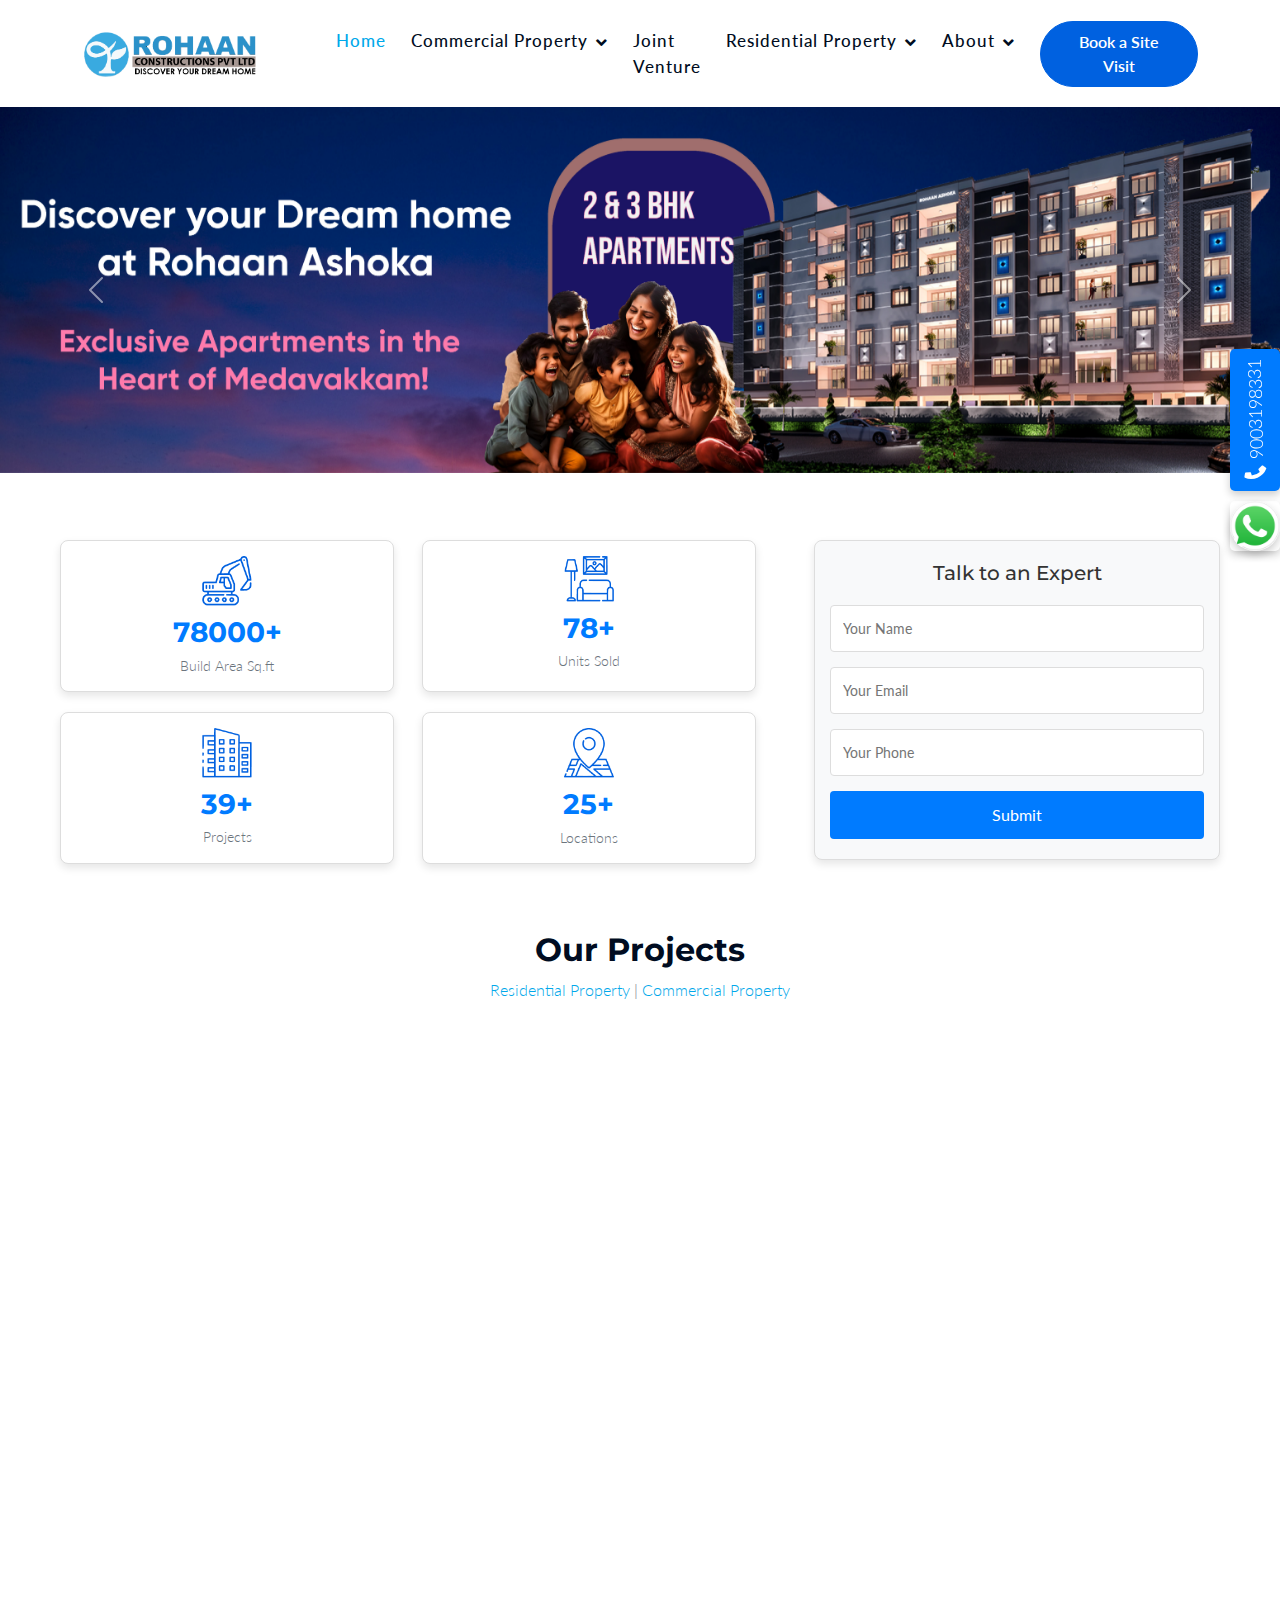
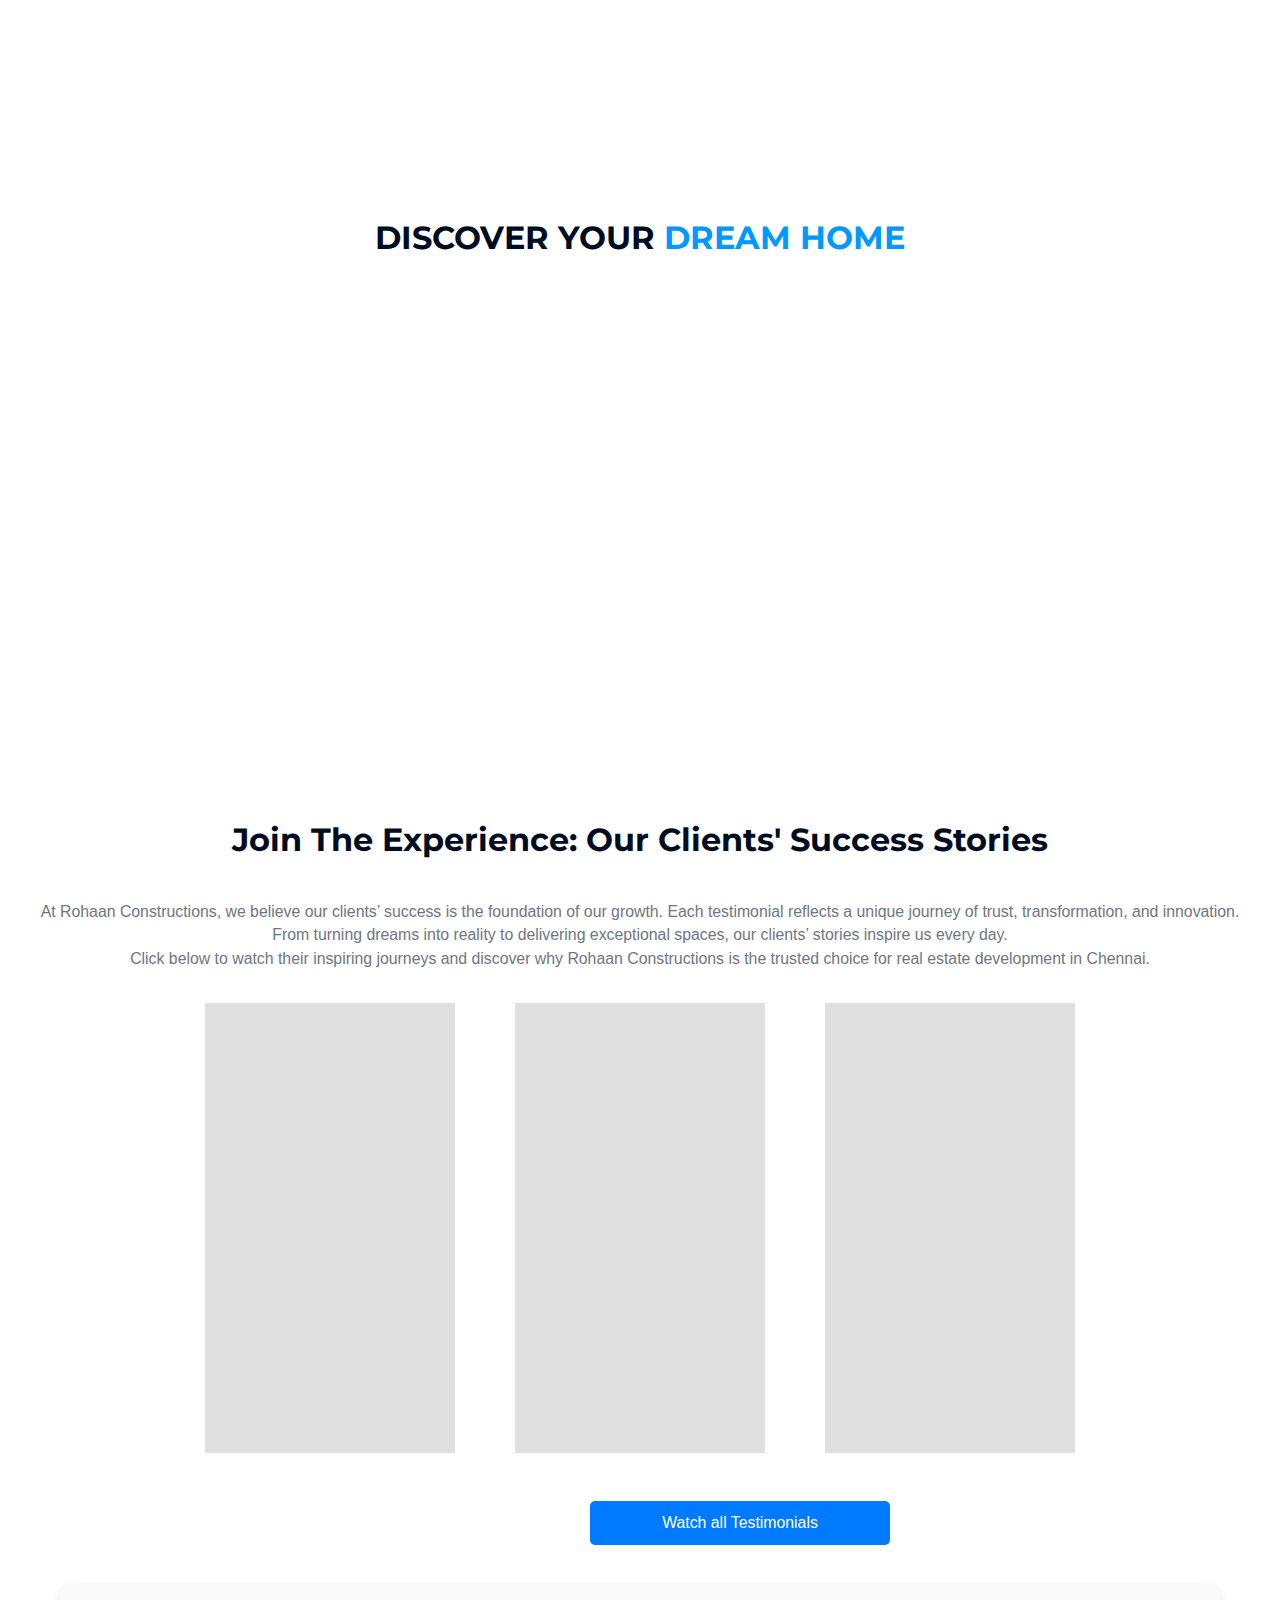
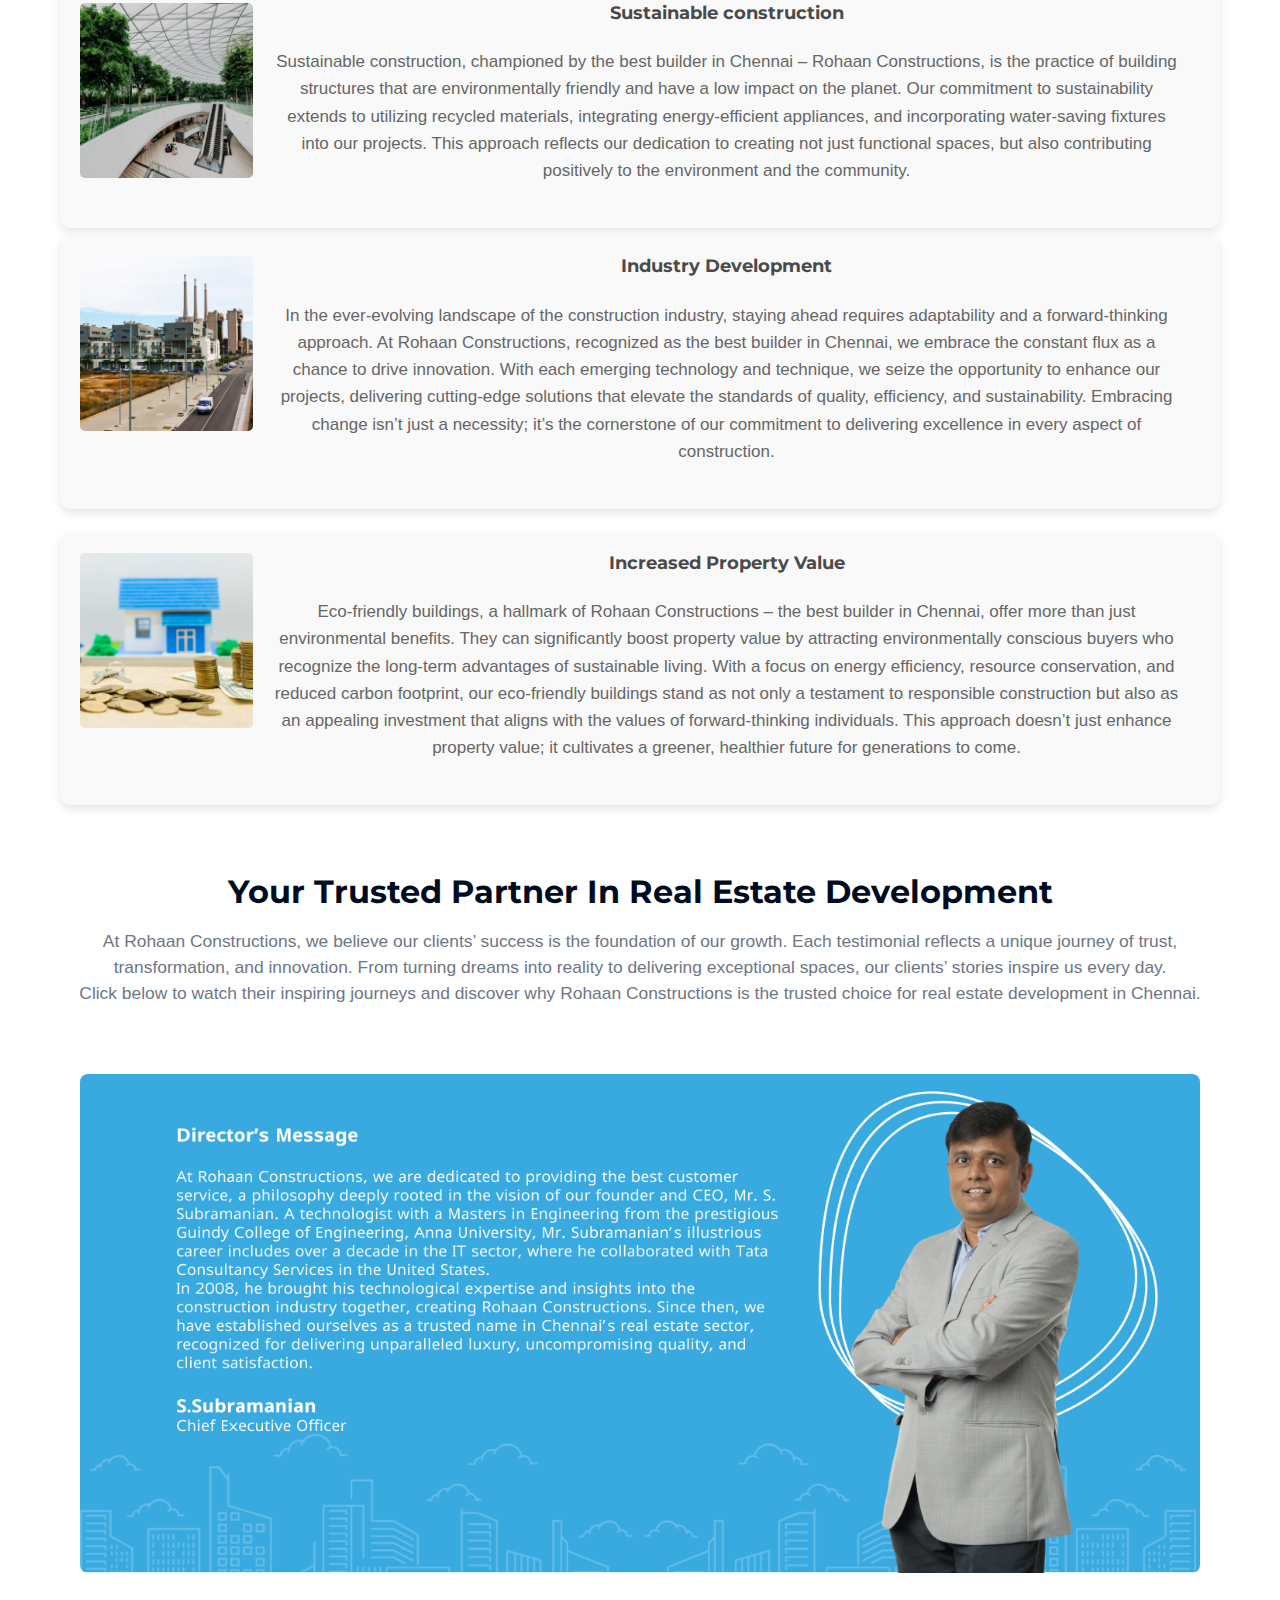
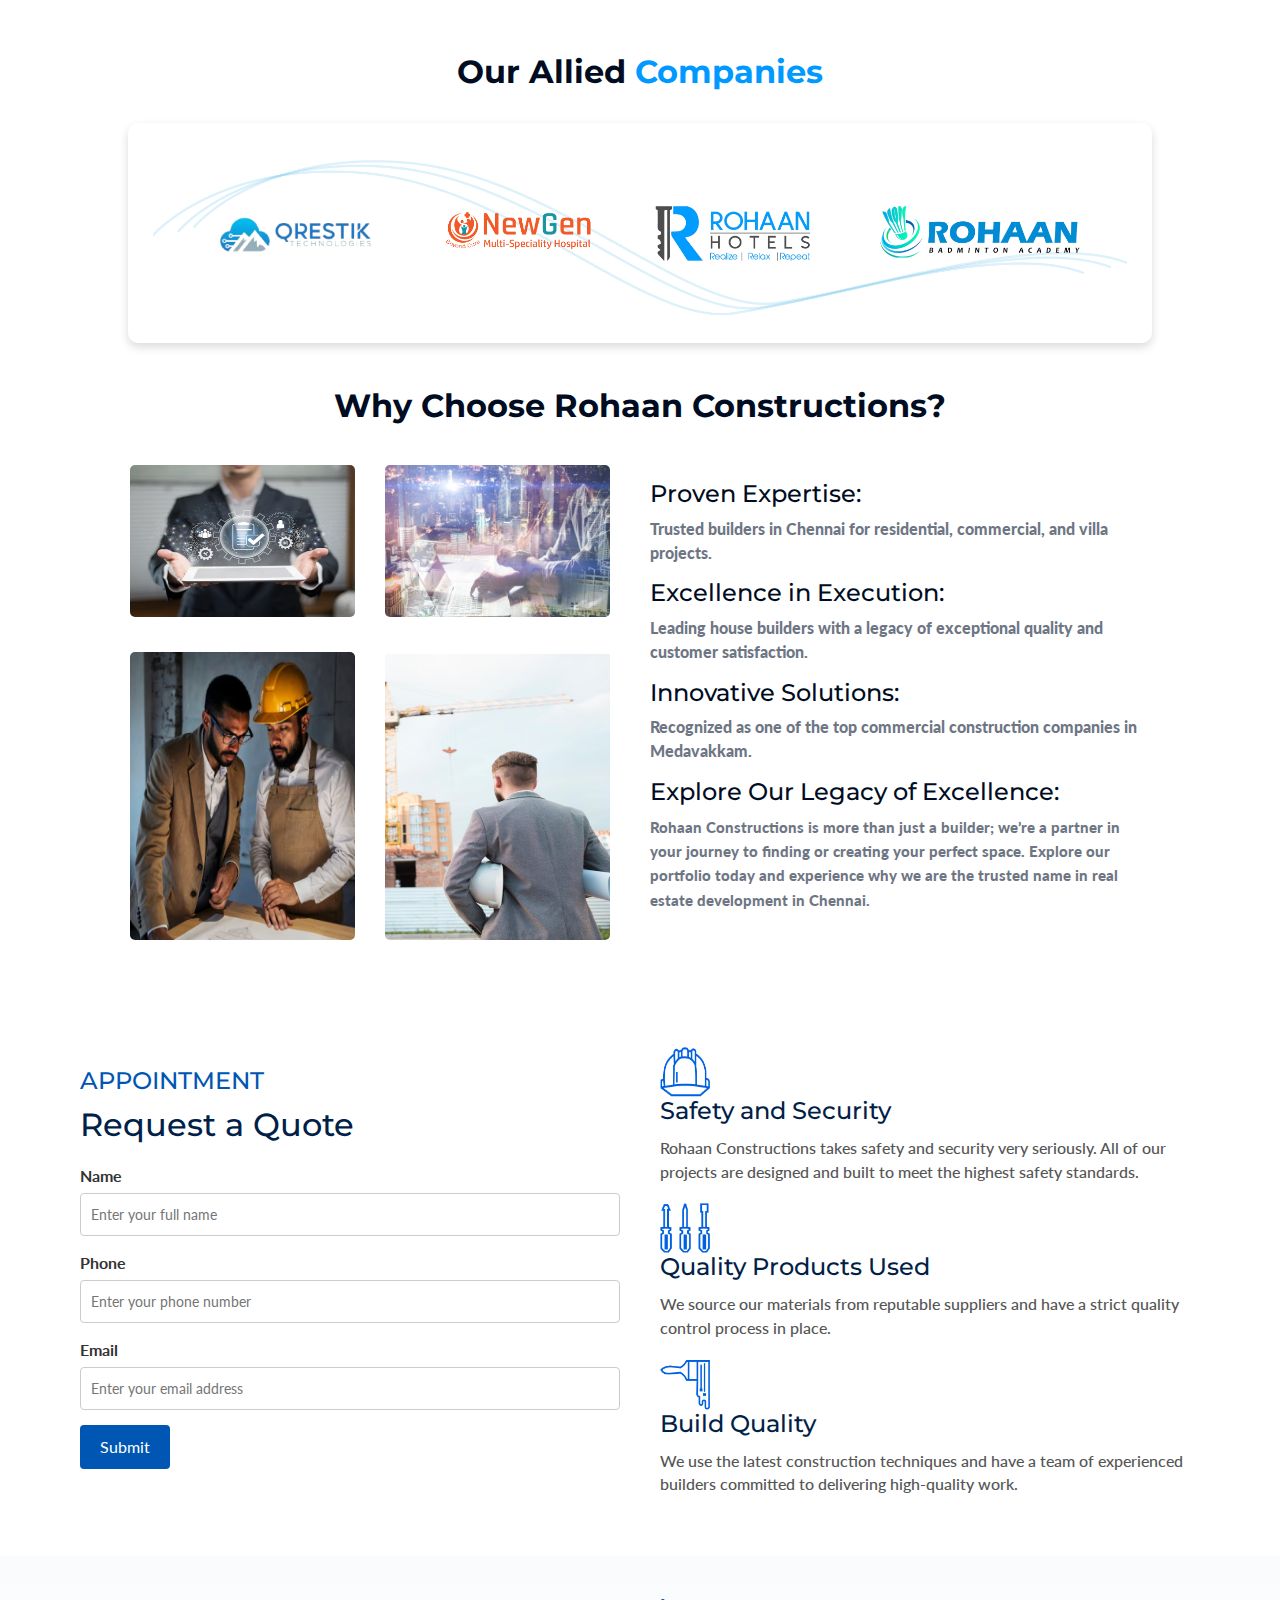
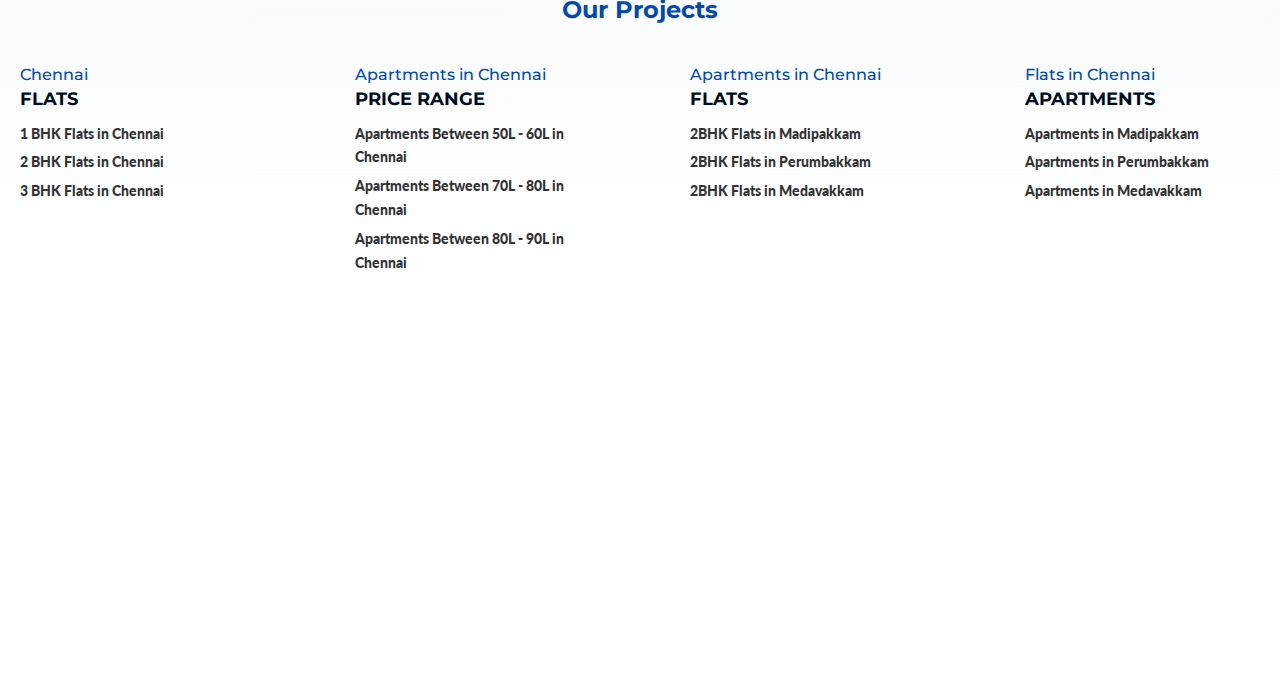
<file: index.html>
<!DOCTYPE html>
<html lang="en">

<head>
    <meta charset="utf-8">
    <title>Rohaan Construction</title>
    <meta content="width=device-width, initial-scale=1.0" name="viewport">
    <meta content="" name="keywords">
    <meta content="" name="description">

    <!-- Google Web Fonts -->
    <link rel="preconnect" href="https://fonts.googleapis.com">
    <link rel="preconnect" href="https://fonts.gstatic.com" crossorigin>
    <link
        href="https://fonts.googleapis.com/css2?family=Lato:ital,wght@0,400;0,700;0,900;1,400;1,700;1,900&family=Montserrat:ital,wght@0,100..900;1,100..900&display=swap"
        rel="stylesheet">

    <!-- Icon Font Stylesheet -->
    <link rel="stylesheet" href="https://use.fontawesome.com/releases/v5.15.4/css/all.css" />
    <link href="https://cdn.jsdelivr.net/npm/bootstrap-icons@1.4.1/font/bootstrap-icons.css" rel="stylesheet">

    <!-- Libraries Stylesheet -->
    <link href="lib/animate/animate.min.css" rel="stylesheet">
    <link href="lib/owlcarousel/assets/owl.carousel.min.css" rel="stylesheet">


    <!-- Customized Bootstrap Stylesheet -->
    <link href="css/bootstrap.min.css" rel="stylesheet">

    <!-- Template Stylesheet -->
    <link href="css/style.css" rel="stylesheet">

  <link rel="icon" href="img/rcpl-icon.png" type="image/png">

</head>
<script>
document.addEventListener("DOMContentLoaded", () => {
    const counters = document.querySelectorAll(".count");

    counters.forEach((counter) => {
        counter.innerText = "0"; // Initialize each counter

        const updateCount = () => {
            const target = +counter.getAttribute("data-target"); // Target number
            let current = +counter.innerText.replace(/\D/g, ""); // Remove any non-numeric characters
            const increment = Math.ceil(target / 100); // Adjust speed by dividing target

            if (current < target) {
                counter.innerText = `${Math.min(current + increment, target)}+`; // Increment smoothly
                setTimeout(updateCount, 20); // Recursive call for smooth animation
            } else {
                // Format the final number appropriately
                if (target >= 1000) {
                    counter.innerText = `${(target / 1000).toFixed(1)}K+`; // Display "K+" for 1000+
                } else {
                    counter.innerText = `${target}+`; // Normal number with "+"
                }
            }
        };

        updateCount(); // Start counting
    });
});




document.addEventListener("DOMContentLoaded", function () {
    const links = document.querySelectorAll(".scroll-link");

    links.forEach((link) => {
        link.addEventListener("click", function (event) {
            event.preventDefault(); // Prevent the page from refreshing
            const targetId = this.getAttribute("href").substring(1); // Get the ID without the #
            const targetElement = document.getElementById(targetId);

            if (targetElement) {
                // Scroll smoothly to the target element
                targetElement.scrollIntoView({
                    behavior: "smooth",
                    block: "start",
                });
            }
        });
    });
});


document.addEventListener("DOMContentLoaded", function () {
    const form = document.getElementById("contactForm");
    form.addEventListener("submit", function (e) {
        e.preventDefault(); // Prevent default form submission

        const formData = new FormData(form);

        fetch("../Rohaanconstr/send_mail.php", {
            method: "POST",
            body: formData,
        })
            .then(response => response.text())
            .then(result => {
                document.getElementById("formMessage").innerHTML = `<p style="color: green;">${result}</p>`;
                form.reset(); // Clear the form
            })
            .catch(error => {
                document.getElementById("formMessage").innerHTML = `<p style="color: red;">Error: Could not send your message.</p>`;
            });
    });
});

</script>

<body>

    <!-- Spinner Start -->
    <div id="spinner"
        class="show bg-white position-fixed translate-middle w-100 vh-100 top-50 start-50 d-flex align-items-center justify-content-center">
        <div class="spinner-border text-primary" style="width: 3rem; height: 3rem;" role="status">
            <span class="sr-only">Loading...</span>
        </div>
    </div>
    <!-- Spinner End -->

    <!-- Topbar Start -->
    <!-- <div class="container-fluid topbar bg-secondary d-none d-xl-block w-100">
            <div class="container">
                <div class="row gx-0 align-items-center" style="height: 45px;">
                    <div class="col-lg-6 text-center text-lg-start mb-lg-0">
                        <div class="d-flex flex-wrap">
                            <a href="#" class="text-muted me-4"><i class="fas fa-map-marker-alt text-primary me-2"></i>Find A Location</a>
                            <a href="tel:+01234567890" class="text-muted me-4"><i class="fas fa-phone-alt text-primary me-2"></i>+01234567890</a>
                            <a href="mailto:example@gmail.com" class="text-muted me-0"><i class="fas fa-envelope text-primary me-2"></i>Example@gmail.com</a>
                        </div>
                    </div>
                    <div class="col-lg-6 text-center text-lg-end">
                        <div class="d-flex align-items-center justify-content-end">
                            <a href="#" class="btn btn-light btn-sm-square rounded-circle me-3"><i class="fab fa-facebook-f"></i></a>
                            <a href="#" class="btn btn-light btn-sm-square rounded-circle me-3"><i class="fab fa-twitter"></i></a>
                            <a href="#" class="btn btn-light btn-sm-square rounded-circle me-3"><i class="fab fa-instagram"></i></a>
                            <a href="#" class="btn btn-light btn-sm-square rounded-circle me-0"><i class="fab fa-linkedin-in"></i></a>
                        </div>
                    </div>
                </div>
            </div>
        </div> -->
    <!-- Topbar End -->

    <!-- Navbar & Hero Start -->
    <div class="container-fluid nav-bar sticky-top px-0 px-lg-4 py-2 py-lg-0">
        <div class="contact-icons">
            <a href="tel:9003198331" class="phone-icon">
                <span class="rotated-text"> 9003198331</span> <i class="ph-icon fas fa-phone-alt"></i>
            </a>
            <a href="https://wa.me/9003198331" target="_blank" class="whatsapp-icon">
                <img src="img/what-icom.png" alt="WhatsApp Icon">
            </a>
        </div>
        <div class="container">
            <nav class="navbar navbar-expand-lg navbar-light">
                <a href="" class="navbar-brand p-0">
                    <!-- <h1 class="display-6 text-primary"><i class="fas fa-car-alt me-3"></i></i>Cental</h1> -->
                    <img src="img/Rohaancon-logo.png" alt="Logo">
                </a>
                <button class="navbar-toggler" type="button" data-bs-toggle="collapse" data-bs-target="#navbarCollapse">
                    <span class="fa fa-bars"></span>
                </button>
                <div class="collapse navbar-collapse" id="navbarCollapse">
                    <div class="navbarleft navbar-nav mx-auto py-0">
                        <a href="index.html" class="nav-item nav-link active">Home</a>

                        <div class="nav-item dropdown">
                            <a href="commercial-property.html" class="nav-link dropdown-toggle">Commercial
                                Property</a>
                            <div class="dropdown-menu m-0">
                                <a href="crest.html" class="dropdown-item">Rohaan Crest</a>
                                <a href="walnut.html" class="dropdown-item">Rohaan Walnut</a>
                                <a href="cars.html1" class="dropdown-item">Rohaan Redwood</a>
                                <a href="team.html1" class="dropdown-item">Rohaan Acacia</a>

                            </div>
                        </div>
                        <a href="service.html1" class="nav-item nav-link">Joint Venture</a>
                        <div class="nav-item dropdown">
                            <a href="Resedential.html" class="nav-link dropdown-toggle" >Residential
                                Property</a>
                            <div class="dropdown-menu m-0">
                                <a href="Phoneix.html" class="dropdown-item">Rohaan Phoenix</a>
                                <a href="Ashoka.html" class="dropdown-item">Rohaan Ashoka</a>
                                <a href="Cypress.html" class="dropdown-item">Rohaan Cypress</a>
                                <a href="testimonial.html1" class="dropdown-item">Villa</a>

                            </div>
                        </div>


                        <div class="nav-item dropdown">
                            <a href="#" class="nav-link dropdown-toggle" data-bs-toggle="dropdown">About</a>
                            <div class="dropdown-menu m-0">
                                <a href="feature.html1" class="dropdown-item">Channel Partners</a>
                                <a href="cars.html1" class="dropdown-item">Careers</a>
                                <a href="team.html1" class="dropdown-item">Blogs</a>
                                <a href="testimonial.html1" class="dropdown-item">Contact</a>

                            </div>
                        </div>

                    </div>
                    <a href="#" class="btn btn-primary rounded-pill py-2 px-4">Book a Site Visit </a>
                </div>
            </nav>
        </div>
    </div>
    <!-- Navbar & Hero End -->

    <!-- Carousel Start -->


    <div class="header-carousel">
        <div id="carouselId" class="carousel slide" data-bs-ride="carousel" data-bs-interval="5000">
        

            <div class="carousel-inner" role="listbox">
                <!-- First slide -->
                <div class="carousel-item active">
                    <img src="img/Rohaan Ashoka for sale web size-01 (2).jpg" class="img-fluid w-100 desktop-image"
                        alt="First slide">
                    <img src="img/Rohaan-Ashoka-for-Mobile-view-01-2.jpg" class="img-fluid w-100 mobile-image"
                        alt="First slide Mobile">
                </div>

                <!-- Second slide -->
                <div class="carousel-item">
                    <img src="img/Rohaan Redwood Website Size-01 (1).jpg" class="img-fluid w-100 desktop-image"
                        alt="Second slide">
                    <img src="img/Rohaan-Redwood-MV-01-1.jpg" class="img-fluid w-100 mobile-image"
                        alt="Second slide Mobile">
                </div>

                <!-- Third slide -->
                <div class="carousel-item">
                    <img src="img/Rohaan Walnut website size-01.jpg" class="img-fluid w-100 desktop-image"
                        alt="Third slide">
                    <img src="img/Rohaan-Walnut-MV-01.jpg" class="img-fluid w-100 mobile-image"
                        alt="Third slide Mobile">
                </div>
            </div>

            <!-- Carousel controls -->
            <a class="carousel-control-prev" href="#carouselId" role="button" data-bs-slide="prev">
                <span class="carousel-control-prev-icon" aria-hidden="true"></span>
                <span class="visually-hidden">Previous</span>
            </a>

            <a class="carousel-control-next" href="#carouselId" role="button" data-bs-slide="next">
                <span class="carousel-control-next-icon" aria-hidden="true"></span>
                <span class="visually-hidden">Next</span>
            </a>
        </div>
    </div>




    <!-- Carousel End -->


    <br>

    </br>
    <!-- <div class="subscription-container">
        <form class="subscription-form">
            <div class="form-group">
                <label for="name">Your Name</label>
                <input type="text" id="name" placeholder="Enter your name" required>
            </div>
            <div class="form-group">
                <label for="email">Email ID</label>
                <input type="email" id="email" placeholder="Enter your e-mail" required>
            </div>
            <div class="form-group phone-group">
                <label for="phone">Phone Number</label>
                <div class="phone-wrapper">
                    <span class="country-code">+91</span>
                    <input type="tel" id="phone" placeholder="Enter your phone number" required>
                </div>
            </div>
            <button type="submit" class="subscribe-button">Book Now</button>
        </form>
    </div> -->


    <div class="lead-form-section">

        <div class="numbers-container">
            <div class="number-box">
                <img src="img/excavator-Traced.png" alt="Icon">
                <h3 class="count" data-target="200000">0</h3>
                <p>Build Area Sq.ft</p>
            </div>
         
            
            <div class="number-box">
                <img src="img/interior-design-Traced.png" alt="Icon">
                <h3 class="count" data-target="200">0</h3>
                <p>Units Sold</p>
            </div>
            <div class="number-box">
                <img src="img/office-Traced.png" alt="Icon">
                <h3 class="count" data-target="63">0</h3>
                <p>Projects</p>
            </div>
            <div class="number-box">
                <img src="img/map-Traced.png" alt="Icon">
                <h3 class="count" data-target="25">0</h3>
                <p>Locations</p>
            </div>

        </div>
        <div class="form-container">
            <h2>Talk to an Expert</h2>
            <div class="message" id="formMessage"></div>
            <form id="contactForm">
                <input type="text" placeholder="Your Name" name="name" required>
                <input type="email" placeholder="Your Email" name="email" required>
                <input type="text" placeholder="Your Phone" name="phone" required>
                <button type="submit">Submit</button>
            </form>
        </div>
    </div>




    <br>
    <br>

    <div class="container-fluid categories pb-5">
        <div class="container pb-5">
            <!-- <div class="center text-center mx-auto pb-5 wow fadeInUp" data-wow-delay="0.1s" style="max-width: 800px;"> -->
            <h1 class="display-5 text-capitalize ">Our Projects </h1>

            <p class="resendial mb-0">
                <a href="#carousel1" class="scroll-link" target="_blank">Residential Property</a> | 
                <a href="#carousel2" class="scroll-link" target="_blank">Commercial Property</a>
            </p>
            
        </div>
        <br>
        <div class="categories-carousel owl-carousel wow fadeInUp" data-wow-delay="0.1s">
            <div id="carousel1" class="categories-item p-4">
                <div  class="categories-item-inner">
                    <div class="categories-img rounded-top">
                        <img src="img/Front-View-min.jpg" class="img-fluid w-100 rounded-top" alt="">
                    </div>
                    <div  class="categories-content rounded-bottom p-4">
                        <h4>Rohaan Cypress</h4>
                        <div class="categories-review mb-4">
                            <p>Madippakam</p>

                        </div>
                        <div class="mb-4">
                            <h4 class="bg-white text-primary rounded-pill py-2 px-4 mb-0">₹ 68 Lk Onwards</h4>
                        </div>
                        <div class="row gy-2 gx-0 text-center mb-4">
                            <div class="col-6 border-end border-white icon-text-align-horizontal">
                              <i class="fa fa-building text-dark"></i>
                              <span class="text-body ms-1">23 Units</span>
                            </div>
                            <div class="col-6 border-end border-white icon-text-align-horizontal">
                              <i class="fa fa-ruler-combined text-dark"></i>
                              <span class="text-body ms-1">887-1208 Sq.ft</span>
                            </div>
                            <div class="col-6 icon-text-align-horizontal">
                              <i class="fa fa-bed text-dark"></i>
                              <span class="text-body ms-1">2BHK & 3BHK</span>
                            </div>
                            <div class="col-6 border-end border-white icon-text-align-horizontal">
                              <i class="fa fa-swimming-pool text-dark"></i>
                              <span class="text-body ms-1">7 Amenities</span>
                            </div>
                          </div>
                          
                          
                        
                        <a href="#" class="btn btn-primary rounded-pill d-flex justify-content-center py-3">Book
                            Now</a>
                    </div>
                </div>
            </div>
            <div class="categories-item p-4">
                <div class="categories-item-inner">
                    <div class="categories-img rounded-top">
                        <img src="img/Front-View-min.jpg" class="img-fluid w-100 rounded-top" alt="">
                    </div>
                    <div class="categories-content rounded-bottom p-4">
                        <h4>Rohaan Phoenix </h4>
                        <div class="categories-review mb-4">
                            <p>Medavakkam</p>

                        </div>
                        <div class="mb-4">
                            <h4 class="bg-white text-primary rounded-pill py-2 px-4 mb-0">₹ 72 Lk Onwards</h4>
                        </div>
                        <div class="row gy-2 gx-0 text-center mb-4">
                            <div class="col-6 border-end border-white icon-text-align-horizontal">
                              <i class="fa fa-building text-dark"></i>
                              <span class="text-body ms-1">23 Units</span>
                            </div>
                            <div class="col-6 border-end border-white icon-text-align-horizontal">
                              <i class="fa fa-ruler-combined text-dark"></i>
                              <span class="text-body ms-1">887-1208 Sq.ft</span>
                            </div>
                            <div class="col-6 icon-text-align-horizontal">
                              <i class="fa fa-bed text-dark"></i>
                              <span class="text-body ms-1">2BHK & 3BHK</span>
                            </div>
                            <div class="col-6 border-end border-white icon-text-align-horizontal">
                              <i class="fa fa-swimming-pool text-dark"></i>
                              <span class="text-body ms-1">7 Amenities</span>
                            </div>
                          </div>
                        
                        <a href="#" class="btn btn-primary rounded-pill d-flex justify-content-center py-3">Book
                            Now</a>
                    </div>
                </div>
            </div>
            <div class="categories-item p-4">
                <div class="categories-item-inner">
                    <div class="categories-img rounded-top">
                        <img src="img/Front-View-min.jpg" class="img-fluid w-100 rounded-top" alt="">
                    </div>
                    <div class="categories-content rounded-bottom p-4">
                        <h4>Rohaan Ashoka</h4>
                        <div class="categories-review mb-4">
                            <p>Perumbakkam</p>

                        </div>
                        <div class="mb-4">
                            <h4 class="bg-white text-primary rounded-pill py-2 px-4 mb-0">₹ 70 Lk Onwards</h4>
                        </div>
                        <div class="row gy-2 gx-0 text-center mb-4">
                            <div class="col-6 border-end border-white icon-text-align-horizontal">
                              <i class="fa fa-building text-dark"></i>
                              <span class="text-body ms-1">23 Units</span>
                            </div>
                            <div class="col-6 border-end border-white icon-text-align-horizontal">
                              <i class="fa fa-ruler-combined text-dark"></i>
                              <span class="text-body ms-1">887-1208 Sq.ft</span>
                            </div>
                            <div class="col-6 icon-text-align-horizontal">
                              <i class="fa fa-bed text-dark"></i>
                              <span class="text-body ms-1">2BHK & 3BHK</span>
                            </div>
                            <div class="col-6 border-end border-white icon-text-align-horizontal">
                              <i class="fa fa-swimming-pool text-dark"></i>
                              <span class="text-body ms-1">7 Amenities</span>
                            </div>
                          </div>
                        
                        <a href="#" class="btn btn-primary rounded-pill d-flex justify-content-center py-3">Book
                            Now</a>
                    </div>
                </div>
            </div>
            <div class="categories-item p-4">
                <div id="carousel2" class="categories-item-inner">
                    <div class="categories-img rounded-top">
                        <img src="img/Front-View-min.jpg" class="img-fluid w-100 rounded-top" alt="">
                    </div>
                    <div class="categories-content rounded-bottom p-4">
                        <h4>Rohaan Cypress</h4>
                        <div class="categories-review mb-4">
                            <p>Madippakam</p>

                        </div>
                        <div class="mb-4">
                            <h4 class="bg-white text-primary rounded-pill py-2 px-4 mb-0">₹ 68 Lk Onwards</h4>
                        </div>
                        <div class="row gy-2 gx-0 text-center mb-4">
                            <div class="col-6 border-end border-white icon-text-align-horizontal">
                              <i class="fa fa-building text-dark"></i>
                              <span class="text-body ms-1">23 Units</span>
                            </div>
                            <div class="col-6 border-end border-white icon-text-align-horizontal">
                              <i class="fa fa-ruler-combined text-dark"></i>
                              <span class="text-body ms-1">887-1208 Sq.ft</span>
                            </div>
                            <div class="col-6 icon-text-align-horizontal">
                              <i class="fa fa-bed text-dark"></i>
                              <span class="text-body ms-1">2BHK & 3BHK</span>
                            </div>
                            <div class="col-6 border-end border-white icon-text-align-horizontal">
                              <i class="fa fa-swimming-pool text-dark"></i>
                              <span class="text-body ms-1">7 Amenities</span>
                            </div>
                          </div>
                        
                        
                        <a href="#" class="btn btn-primary rounded-pill d-flex justify-content-center py-3">Book
                            Now</a>
                    </div>
                </div>
            </div>


        </div>
    </div>
    </div>

    <!-- Features Start -->
    <!-- <div class="container-fluid feature py-5">
            <div class="container py-5">
                <div class="text-center mx-auto pb-5 wow fadeInUp" data-wow-delay="0.1s" style="max-width: 800px;">
                    <h1 class="display-5 text-capitalize mb-3">Cental <span class="text-primary">Features</span></h1>
                    <p class="mb-0">Lorem ipsum dolor sit amet, consectetur adipisicing elit. Ut amet nemo expedita asperiores commodi accusantium at cum harum, excepturi, quia tempora cupiditate! Adipisci facilis modi quisquam quia distinctio,
                    </p>
                </div>
                <div class="row g-4 align-items-center">
                    <div class="col-xl-4">
                        <div class="row gy-4 gx-0">
                            <div class="col-12 wow fadeInUp" data-wow-delay="0.1s">
                                <div class="feature-item">
                                    <div class="feature-icon">
                                        <span class="fa fa-trophy fa-2x"></span>
                                    </div>
                                    <div class="ms-4">
                                        <h5 class="mb-3">First Class services</h5>
                                        <p class="mb-0">Lorem ipsum dolor sit amet consectetur adipisicing elit. Consectetur, in illum aperiam ullam magni eligendi?</p>
                                    </div>
                                </div>
                            </div>
                            <div class="col-12 wow fadeInUp" data-wow-delay="0.3s">
                                <div class="feature-item">
                                    <div class="feature-icon">
                                        <span class="fa fa-road fa-2x"></span>
                                    </div>
                                    <div class="ms-4">
                                        <h5 class="mb-3">24/7 road assistance</h5>
                                        <p class="mb-0">Lorem ipsum dolor sit amet consectetur adipisicing elit. Consectetur, in illum aperiam ullam magni eligendi?</p>
                                    </div>
                                </div>
                            </div>
                        </div>
                    </div>
                    <div class="col-lg-12 col-xl-4 wow fadeInUp" data-wow-delay="0.2s">
                        <img src="img/features-img.png" class="img-fluid w-100" style="object-fit: cover;" alt="Img">
                    </div>
                    <div class="col-xl-4">
                        <div class="row gy-4 gx-0">
                            <div class="col-12 wow fadeInUp" data-wow-delay="0.1s">
                                <div class="feature-item justify-content-end">
                                    <div class="text-end me-4">
                                        <h5 class="mb-3">Quality at Minimum</h5>
                                        <p class="mb-0">Lorem ipsum dolor sit amet consectetur adipisicing elit. Consectetur, in illum aperiam ullam magni eligendi?</p>
                                    </div>
                                    <div class="feature-icon">
                                        <span class="fa fa-tag fa-2x"></span>
                                    </div>
                                </div>
                            </div>
                            <div class="col-12 wow fadeInUp" data-wow-delay="0.3s">
                                <div class="feature-item justify-content-end">
                                    <div class="text-end me-4">
                                        <h5 class="mb-3">Free Pick-Up & Drop-Off</h5>
                                        <p class="mb-0">Lorem ipsum dolor sit amet consectetur adipisicing elit. Consectetur, in illum aperiam ullam magni eligendi?</p>
                                    </div>
                                    <div class="feature-icon">
                                        <span class="fa fa-map-pin fa-2x"></span>
                                    </div>
                                </div>
                            </div>
                        </div>
                    </div>
                </div>
            </div>
        </div> -->
    <!-- Features End -->
    <br>
    <!-- About Start -->
    <div  class="container-fluid overflow-hidden about py-5">
        <div class="container py-5">
            <div class="row g-5">
                <h1 class="display-5 text-capitalize">DISCOVER YOUR <span class="text-primary">DREAM HOME </span></h1>
                <div class="col-xl-6 wow fadeInRight" data-wow-delay="0.2s">
                    <div class="about-img">
                        <div class="img-1">
                            <img src="img/home.jpg" class="img-fluid rounded h-100 w-100" alt="">
                        </div>

                    </div>
                </div>
                <div class="col-xl-6 wow fadeInLeft" data-wow-delay="0.2s">
                    <div class="about-item">

                        <div class="row g-4">

                            <h3>We're on a Mission to Change
                                View of Real-Estate Field.</h3>
                        </div>
                        <p class="text-item my-4">At Rohaan Constructions, we are on a mission to transform the
                            perception of the real estate industry. Recognized as the best
                            builders in Chennai, we take pride in delivering superior
                            performance, timely delivery, and timeless style in every project.

                            With over 15 years of expertise, our highly credible team specializes
                            in the design, construction, and maintenance of exceptional
                            residential and commercial spaces. Whether you're searching for
                            your dream home or exploring strategic real estate investments,
                            Rohaan Constructions has the perfect solution for you.

                            Our foundation is built on values of transparency and commitment,
                            derived from our rich background in the IT business. These values
                            drive us to ensure complete satisfaction for our valued customers,
                            making us a trusted name in Medavakkam and beyond.

                            Experience the difference with Rohaan Constructions — where
                            innovation meets excellence.
                        </p>
                        <!-- <div class="row g-4">
                                <div class="col-lg-6">
                                    <div class="text-center rounded bg-secondary p-4">
                                        <h1 class="display-6 text-white">17</h1>
                                        <h5 class="text-light mb-0">Years Of Experience</h5>
                                    </div>
                                </div>
                                <div class="col-lg-6">
                                    <div class="rounded">
                                        <p class="mb-2"><i class="fa fa-check-circle text-primary me-1"></i> Morbi tristique senectus</p>
                                        <p class="mb-2"><i class="fa fa-check-circle text-primary me-1"></i> A scelerisque purus</p>
                                        <p class="mb-2"><i class="fa fa-check-circle text-primary me-1"></i> Dictumst vestibulum</p>
                                        <p class="mb-0"><i class="fa fa-check-circle text-primary me-1"></i> dio aenean sed adipiscing</p>
                                    </div>
                                </div>
                                <div class="col-lg-5 d-flex align-items-center">
                                    <a href="#" class="btn btn-primary rounded py-3 px-5">More About Us</a>
                                </div>
                               
                            </div> -->
                    </div>
                </div>

            </div>
        </div>
    </div>
    <!-- About End -->

    <!-- <div class="container-fluid overflow-hidden about py-5">
            <div class="container py-5">
                <div class="row g-5">
                    <h1 class="display-5 text-capitalize">DISCOVER YOUR      <span class="text-primary">DREAM HOME </span></h1>
                    <div class="col-xl-6 wow fadeInLeft" data-wow-delay="0.2s">
                        <div class="about-item">
                            
                            <div class="row g-4">
                                <div class="col-lg-6">
                                    <div class="about-item-inner border p-4">
                                        <div class="about-icon mb-4">
                                            <img src="img/about-icon-1.png" class="img-fluid w-50 h-50" alt="Icon">
                                        </div>
                                        <h5 class="mb-3">Our Vision</h5>
                                        <p class="mb-0">Lorem ipsum dolor sit amet consectetur adipisicing elit.</p>
                                    </div>
                                </div>
                                <div class="col-lg-6">
                                    <div class="about-item-inner border p-4">
                                        <div class="about-icon mb-4">
                                            <img src="img/about-icon-2.png" class="img-fluid h-50 w-50" alt="Icon">
                                        </div>
                                        <h5 class="mb-3">Our Mision</h5>
                                        <p class="mb-0">Lorem ipsum dolor sit amet consectetur adipisicing elit.</p>
                                    </div>
                                </div>
                            </div>
                            <p class="text-item my-4">Lorem, ipsum dolor sit amet consectetur adipisicing elit. Beatae, aliquam ipsum. Sed suscipit dolorem libero sequi aut natus debitis reprehenderit facilis quaerat similique, est at in eum. Quo, obcaecati in!
                            </p>
                            <div class="row g-4">
                                <div class="col-lg-6">
                                    <div class="text-center rounded bg-secondary p-4">
                                        <h1 class="display-6 text-white">17</h1>
                                        <h5 class="text-light mb-0">Years Of Experience</h5>
                                    </div>
                                </div>
                                <div class="col-lg-6">
                                    <div class="rounded">
                                        <p class="mb-2"><i class="fa fa-check-circle text-primary me-1"></i> Morbi tristique senectus</p>
                                        <p class="mb-2"><i class="fa fa-check-circle text-primary me-1"></i> A scelerisque purus</p>
                                        <p class="mb-2"><i class="fa fa-check-circle text-primary me-1"></i> Dictumst vestibulum</p>
                                        <p class="mb-0"><i class="fa fa-check-circle text-primary me-1"></i> dio aenean sed adipiscing</p>
                                    </div>
                                </div>
                                <div class="col-lg-5 d-flex align-items-center">
                                    <a href="#" class="btn btn-primary rounded py-3 px-5">More About Us</a>
                                </div>
                                <div class="col-lg-7">
                                    <div class="d-flex align-items-center">
                                        <img src="img/attachment-img.jpg" class="img-fluid rounded-circle border border-4 border-secondary" style="width: 100px; height: 100px;" alt="Image">
                                        <div class="ms-4">
                                            <h4>William Burgess</h4>
                                            <p class="mb-0">Carveo Founder</p>
                                        </div>
                                    </div>
                                </div>
                            </div>
                        </div>
                    </div>
                    <div class="col-xl-6 wow fadeInRight" data-wow-delay="0.2s">
                        <div class="about-img">
                            <div class="img-1">
                                <img src="img/about-img.jpg" class="img-fluid rounded h-100 w-100" alt="">
                            </div>
                            <div class="img-2">
                                <img src="img/about-img-1.jpg" class="img-fluid rounded w-100" alt="">
                            </div>
                        </div>
                    </div>
                </div>
            </div>
        </div> -->

    <!-- Fact Counter -->
    <!-- <div class="container-fluid counter bg-secondary py-5">
            <div class="container py-5">
                <div class="row g-5">
                    <div class="col-md-6 col-lg-6 col-xl-3 wow fadeInUp" data-wow-delay="0.1s">
                        <div class="counter-item text-center">
                            <div class="counter-item-icon mx-auto">
                                <i class="fas fa-thumbs-up fa-2x"></i>
                            </div>
                            <div class="counter-counting my-3">
                                <span class="text-white fs-2 fw-bold" data-toggle="counter-up">829</span>
                                <span class="h1 fw-bold text-white">+</span>
                            </div>
                            <h4 class="text-white mb-0">Happy Clients</h4>
                        </div>
                    </div>
                    <div class="col-md-6 col-lg-6 col-xl-3 wow fadeInUp" data-wow-delay="0.3s">
                        <div class="counter-item text-center">
                            <div class="counter-item-icon mx-auto">
                                <i class="fas fa-car-alt fa-2x"></i>
                            </div>
                            <div class="counter-counting my-3">
                                <span class="text-white fs-2 fw-bold" data-toggle="counter-up">56</span>
                                <span class="h1 fw-bold text-white">+</span>
                            </div>
                            <h4 class="text-white mb-0">Number of Cars</h4>
                        </div>
                    </div>
                    <div class="col-md-6 col-lg-6 col-xl-3 wow fadeInUp" data-wow-delay="0.5s">
                        <div class="counter-item text-center">
                            <div class="counter-item-icon mx-auto">
                                <i class="fas fa-building fa-2x"></i>
                            </div>
                            <div class="counter-counting my-3">
                                <span class="text-white fs-2 fw-bold" data-toggle="counter-up">127</span>
                                <span class="h1 fw-bold text-white">+</span>
                            </div>
                            <h4 class="text-white mb-0">Car Center</h4>
                        </div>
                    </div>
                    <div class="col-md-6 col-lg-6 col-xl-3 wow fadeInUp" data-wow-delay="0.7s">
                        <div class="counter-item text-center">
                            <div class="counter-item-icon mx-auto">
                                <i class="fas fa-clock fa-2x"></i>
                            </div>
                            <div class="counter-counting my-3">
                                <span class="text-white fs-2 fw-bold" data-toggle="counter-up">589</span>
                                <span class="h1 fw-bold text-white">+</span>
                            </div>
                            <h4 class="text-white mb-0">Total kilometers</h4>
                        </div>
                    </div>
                </div>
            </div>
        </div> -->
    <!-- Fact Counter -->





    <div class="container-custom">
        <h1 class="display-5 text-capitalize">Join the Experience: Our Clients' Success Stories</h1>
        <!-- <div class="title-custom">Join the Experience: Our Clients' Success Stories</div> -->

        <p class="text-item my-4"> At Rohaan Constructions, we believe our clients’ success is the foundation of
            our growth. Each testimonial reflects a unique journey of trust, transformation, and innovation. From
            turning dreams into reality to delivering exceptional spaces, our clients’ stories inspire us every day.<br>
            Click below to watch their inspiring journeys and discover why Rohaan Constructions is the trusted choice
            for real estate development in Chennai.</p>
        <div class="testimonials-custom">
            <div class="testimonial-custom"> <iframe src="https://www.youtube.com/embed/y8v6QP_LDHA" frameborder="0"
                    allowfullscreen></iframe> </div>
            <div class="testimonial-custom"> <iframe src="https://www.youtube.com/embed/FgNeu8tHPGs" frameborder="0"
                    allowfullscreen></iframe> </div>
            <div class="testimonial-custom"> <iframe src="https://www.youtube.com/embed/LcMnmJ2G5yg" frameborder="0"
                    allowfullscreen></iframe> </div>
        </div> <a href="#" class="button-custom">Watch all Testimonials</a>
        <!-- <div class="waves-custom"> <img src="waves.png" alt="Waves"> </div> -->



        <div class="container-custom">

            <div class="section-custom">
                <img src="img/image 23.png" alt="Increased Property Value">
                <div>
                    <h2><strong> Sustainable construction<strong> </h2>
                    <p class="text-item my-4">Sustainable construction, championed by the best builder in Chennai –
                        Rohaan Constructions, is
                        the practice of building structures that are environmentally friendly and have a low impact on
                        the planet. Our commitment to sustainability extends to utilizing recycled materials,
                        integrating energy-efficient appliances, and incorporating water-saving fixtures into our
                        projects. This approach reflects our dedication to creating not just functional spaces, but also
                        contributing positively to the environment and the community.</p>
                </div>
            </div>


            <div class="section-custom">

                <img src="img/image 24.png" alt="Industry Development">
                <div>
                    <h2><strong> Industry Development<strong> </h2>
                    <p class="text-item my-4">In the ever-evolving landscape of the construction industry, staying ahead
                        requires adaptability
                        and a forward-thinking approach. At Rohaan Constructions, recognized as the best builder in
                        Chennai, we embrace the constant flux as a chance to drive innovation. With each emerging
                        technology and technique, we seize the opportunity to enhance our projects, delivering
                        cutting-edge solutions that elevate the standards of quality, efficiency, and sustainability.
                        Embracing change isn’t just a necessity; it’s the cornerstone of our commitment to delivering
                        excellence in every aspect of construction.</p>
                </div>

            </div>
            <br>
            <div class="section-custom">
                <img src="img/image 25.png" alt="Increased Property Value">
               
                <div>
                    <h2><strong> Increased Property Value<strong> </h2>
                    <p class="text-item my-4">Eco-friendly buildings, a hallmark of Rohaan Constructions – the best
                        builder in Chennai, offer
                        more than just environmental benefits. They can significantly boost property value by attracting
                        environmentally conscious buyers who recognize the long-term advantages of sustainable living.
                        With a focus on energy efficiency, resource conservation, and reduced carbon footprint, our
                        eco-friendly buildings stand as not only a testament to responsible construction but also as an
                        appealing investment that aligns with the values of forward-thinking individuals. This approach
                        doesn’t just enhance property value; it cultivates a greener, healthier future for generations
                        to come.</p>
                </div>
            </div>

        </div>




        <div class="container-custom">
            <h1 class="display-5 text-capitalize ">Your Trusted partner in real estate Development </h1>

            <div class="description-custom"> At Rohaan Constructions, we believe our clients’ success is the foundation
                of
                our growth. Each testimonial reflects a unique journey of trust, transformation, and innovation. From
                turning dreams into reality to delivering exceptional spaces, our clients’ stories inspire us every
                day.<br>
                Click below to watch their inspiring journeys and discover why Rohaan Constructions is the trusted
                choice
                for real estate development in Chennai. </div>

            <div class="director-message-section">
                <img src="img/subra-banner.jpg" alt="Director's Message Banner" class="director-banner desktop-image">
                <img src="img/Dirmsg.png" alt="Director's Message Mobile" class="mobile-image">
            </div>

        </div>

    </div>


    <h2 class="display-5 text-capitalize">Our Allied<span class="text-primary">
            Companies</span></h1>
<br>
        <div class="partners-section">
            <img src="img/alliedcom.png" alt="Partners Logos" class="partners-banner">
            <img src="img/Frame 4.png" alt="Director's Message Mobile" class="mobile-image1">
        </div>
        <br>



        <section class="why-choose-section">
            <h1 class="display-5 text-capitalize">Why Choose Rohaan Constructions?</h1>

            <div class="content-container">
                <div class="image-grid">
                    <img src="img/image 41.png" alt="Image 1">
                    <img src="img/image 44.png" alt="Image 4">
                    <img src="img/image 42.png" alt="Image 2">
                    <img src="img/image 43.png" alt="Image 3">

                </div>
                <div class="text-content">
                    <p>
                    <h4>Proven Expertise:</h4> Trusted builders in Chennai for residential, commercial, and villa
                    projects.</p>
                    <p>
                    <h4>Excellence in Execution:</h4> Leading house builders with a legacy of exceptional quality and
                    customer satisfaction.</p>
                    <p>
                    <h4>Innovative Solutions:</h4> Recognized as one of the top commercial construction companies in
                    Medavakkam.</p>
                    <h4>Explore Our Legacy of Excellence:</h4>
                    <p>Rohaan Constructions is more than just a builder; we’re a partner in your journey to finding or
                        creating your perfect space. Explore our portfolio today and experience why we are the trusted
                        name in real estate development in Chennai.</p>
                </div>
            </div>
        </section>





        <!-- Car Steps End -->

        <!-- Blog Start -->
        <!-- <div class="container-fluid blog py-5">
                <div class="container py-5">
                    <div class="text-center mx-auto pb-5 wow fadeInUp" data-wow-delay="0.1s" style="max-width: 800px;">
                        <h1 class="display-5 text-capitalize mb-3">Cental<span class="text-primary"> Blog & News</span>
                        </h1>
                        <p class="mb-0">Lorem ipsum dolor sit amet, consectetur adipisicing elit. Ut amet nemo expedita
                            asperiores commodi accusantium at cum harum, excepturi, quia tempora cupiditate! Adipisci
                            facilis modi quisquam quia distinctio,
                        </p>
                    </div>
                    <div class="row g-4">
                        <div class="col-lg-4 wow fadeInUp" data-wow-delay="0.1s">
                            <div class="blog-item">
                                <div class="blog-img">
                                    <img src="img/blog-1.jpg" class="img-fluid rounded-top w-100" alt="Image">
                                </div>
                                <div class="blog-content rounded-bottom p-4">
                                    <div class="blog-date">30 Dec 2025</div>
                                    <div class="blog-comment my-3">
                                        <div class="small"><span class="fa fa-user text-primary"></span><span
                                                class="ms-2">Martin.C</span></div>
                                        <div class="small"><span class="fa fa-comment-alt text-primary"></span><span
                                                class="ms-2">6 Comments</span></div>
                                    </div>
                                    <a href="#" class="h4 d-block mb-3">Rental Cars how to check driving fines?</a>
                                    <p class="mb-3">Lorem, ipsum dolor sit amet consectetur adipisicing elit. Eius
                                        libero
                                        soluta impedit eligendi? Quibusdam, laudantium.</p>
                                    <a href="#" class="">Read More <i class="fa fa-arrow-right"></i></a>
                                </div>
                            </div>
                        </div>
                        <div class="col-lg-4 wow fadeInUp" data-wow-delay="0.3s">
                            <div class="blog-item">
                                <div class="blog-img">
                                    <img src="img/blog-2.jpg" class="img-fluid rounded-top w-100" alt="Image">
                                </div>
                                <div class="blog-content rounded-bottom p-4">
                                    <div class="blog-date">25 Dec 2025</div>
                                    <div class="blog-comment my-3">
                                        <div class="small"><span class="fa fa-user text-primary"></span><span
                                                class="ms-2">Martin.C</span></div>
                                        <div class="small"><span class="fa fa-comment-alt text-primary"></span><span
                                                class="ms-2">6 Comments</span></div>
                                    </div>
                                    <a href="#" class="h4 d-block mb-3">Rental cost of sport and other cars</a>
                                    <p class="mb-3">Lorem, ipsum dolor sit amet consectetur adipisicing elit. Eius
                                        libero
                                        soluta impedit eligendi? Quibusdam, laudantium.</p>
                                    <a href="#" class="">Read More <i class="fa fa-arrow-right"></i></a>
                                </div>
                            </div>
                        </div>
                        <div class="col-lg-4 wow fadeInUp" data-wow-delay="0.5s">
                            <div class="blog-item">
                                <div class="blog-img">
                                    <img src="img/blog-3.jpg" class="img-fluid rounded-top w-100" alt="Image">
                                </div>
                                <div class="blog-content rounded-bottom p-4">
                                    <div class="blog-date">27 Dec 2025</div>
                                    <div class="blog-comment my-3">
                                        <div class="small"><span class="fa fa-user text-primary"></span><span
                                                class="ms-2">Martin.C</span></div>
                                        <div class="small"><span class="fa fa-comment-alt text-primary"></span><span
                                                class="ms-2">6 Comments</span></div>
                                    </div>
                                    <a href="#" class="h4 d-block mb-3">Document required for car rental</a>
                                    <p class="mb-3">Lorem, ipsum dolor sit amet consectetur adipisicing elit. Eius
                                        libero
                                        soluta impedit eligendi? Quibusdam, laudantium.</p>
                                    <a href="#" class="">Read More <i class="fa fa-arrow-right"></i></a>
                                </div>
                            </div>
                        </div>
                    </div>
                </div>
            </div> -->
        <!-- Blog End -->




        <div class="unique-quote-container">
            <div class="unique-quote-form-section">
                <h4 class="unique-quote-appointment-title">APPOINTMENT</h4>
                <h1 class="unique-quote-main-title">Request a Quote</h1>
                <form class="unique-quote-form">
                    <label class="unique-quote-label" for="unique-quote-name">Name</label>
                    <input type="text" id="unique-quote-name" class="unique-quote-input"
                        placeholder="Enter your full name" required>

                    <label class="unique-quote-label" for="unique-quote-phone">Phone</label>
                    <input type="tel" id="unique-quote-phone" class="unique-quote-input"
                        placeholder="Enter your phone number" required>

                    <label class="unique-quote-label" for="unique-quote-email">Email</label>
                    <input type="email" id="unique-quote-email" class="unique-quote-input"
                        placeholder="Enter your email address" required>

                    <button type="submit" class="unique-quote-submit-button">Submit</button>
                </form>
            </div>
            <div class="unique-quote-info-section">
                <div class="unique-quote-info-item">
                    <img src="img/Vector-4.png" alt="Safety Icon" class="unique-quote-info-icon">
                    <h3 class="unique-quote-info-title">Safety and Security</h3>
                    <p class="unique-quote-info-description">Rohaan Constructions takes safety and security very
                        seriously. All of our projects are designed and built to meet the highest safety standards.</p>
                </div>
                <div class="unique-quote-info-item">
                    <img src="img/Group-36.png" alt="Quality Icon" class="unique-quote-info-icon">
                    <h3 class="unique-quote-info-title">Quality Products Used</h3>
                    <p class="unique-quote-info-description">We source our materials from reputable suppliers and have a
                        strict quality control process in place.</p>
                </div>
                <div class="unique-quote-info-item">
                    <img src="img/Vector-5.png" alt="Build Icon" class="unique-quote-info-icon">
                    <h3 class="unique-quote-info-title">Build Quality</h3>
                    <p class="unique-quote-info-description">We use the latest construction techniques and have a team
                        of experienced builders committed to delivering high-quality work.</p>
                </div>
            </div>
        </div>







        <!-- Banner Start -->
        <!-- <div class="container-fluid banner pb-5 wow zoomInDown" data-wow-delay="0.1s">
                <div class="container pb-5">
                    <div class="banner-item rounded">
                        <img src="img/banner-1.jpg" class="img-fluid rounded w-100" alt="">
                        <div class="banner-content">
                            <h2 class="text-primary">Rent Your Car</h2>
                            <h1 class="text-white">Interested in Renting?</h1>
                            <p class="text-white">Don't hesitate and send us a message.</p>
                            <div class="banner-btn">
                                <a href="#" class="btn btn-secondary rounded-pill py-3 px-4 px-md-5 me-2">WhatchApp</a>
                                <a href="#" class="btn btn-primary rounded-pill py-3 px-4 px-md-5 ms-2">Contact Us</a>
                            </div>
                        </div>
                    </div>
                </div>
            </div> -->
        <!-- Banner End -->

        <!-- Team Start -->
        <!-- <div class="container-fluid team pb-5">
            <div class="container pb-5">
                <div class="text-center mx-auto pb-5 wow fadeInUp" data-wow-delay="0.1s" style="max-width: 800px;">
                    <h1 class="display-5 text-capitalize mb-3">Customer<span class="text-primary"> Suport</span> Center</h1>
                    <p class="mb-0">Lorem ipsum dolor sit amet, consectetur adipisicing elit. Ut amet nemo expedita asperiores commodi accusantium at cum harum, excepturi, quia tempora cupiditate! Adipisci facilis modi quisquam quia distinctio,
                    </p>
                </div>
                <div class="row g-4">
                    <div class="col-md-6 col-lg-6 col-xl-3 wow fadeInUp" data-wow-delay="0.1s">
                        <div class="team-item p-4 pt-0">
                            <div class="team-img">
                                <img src="img/team-1.jpg" class="img-fluid rounded w-100" alt="Image">
                            </div>
                            <div class="team-content pt-4">
                                <h4>MARTIN DOE</h4>
                                <p>Profession</p>
                                <div class="team-icon d-flex justify-content-center">
                                    <a class="btn btn-square btn-light rounded-circle mx-1" href=""><i class="fab fa-facebook-f"></i></a>
                                    <a class="btn btn-square btn-light rounded-circle mx-1" href=""><i class="fab fa-twitter"></i></a>
                                    <a class="btn btn-square btn-light rounded-circle mx-1" href=""><i class="fab fa-instagram"></i></a>
                                    <a class="btn btn-square btn-light rounded-circle mx-1" href=""><i class="fab fa-linkedin-in"></i></a>
                                </div>
                            </div>
                        </div>
                    </div>
                    <div class="col-md-6 col-lg-6 col-xl-3 wow fadeInUp" data-wow-delay="0.3s">
                        <div class="team-item p-4 pt-0">
                            <div class="team-img">
                                <img src="img/team-2.jpg" class="img-fluid rounded w-100" alt="Image">
                            </div>
                            <div class="team-content pt-4">
                                <h4>MARTIN DOE</h4>
                                <p>Profession</p>
                                <div class="team-icon d-flex justify-content-center">
                                    <a class="btn btn-square btn-light rounded-circle mx-1" href=""><i class="fab fa-facebook-f"></i></a>
                                    <a class="btn btn-square btn-light rounded-circle mx-1" href=""><i class="fab fa-twitter"></i></a>
                                    <a class="btn btn-square btn-light rounded-circle mx-1" href=""><i class="fab fa-instagram"></i></a>
                                    <a class="btn btn-square btn-light rounded-circle mx-1" href=""><i class="fab fa-linkedin-in"></i></a>
                                </div>
                            </div>
                        </div>
                    </div>
                    <div class="col-md-6 col-lg-6 col-xl-3 wow fadeInUp" data-wow-delay="0.5s">
                        <div class="team-item p-4 pt-0">
                            <div class="team-img">
                                <img src="img/team-3.jpg" class="img-fluid rounded w-100" alt="Image">
                            </div>
                            <div class="team-content pt-4">
                                <h4>MARTIN DOE</h4>
                                <p>Profession</p>
                                <div class="team-icon d-flex justify-content-center">
                                    <a class="btn btn-square btn-light rounded-circle mx-1" href=""><i class="fab fa-facebook-f"></i></a>
                                    <a class="btn btn-square btn-light rounded-circle mx-1" href=""><i class="fab fa-twitter"></i></a>
                                    <a class="btn btn-square btn-light rounded-circle mx-1" href=""><i class="fab fa-instagram"></i></a>
                                    <a class="btn btn-square btn-light rounded-circle mx-1" href=""><i class="fab fa-linkedin-in"></i></a>
                                </div>
                            </div>
                        </div>
                    </div>
                    <div class="col-md-6 col-lg-6 col-xl-3 wow fadeInUp" data-wow-delay="0.7s">
                        <div class="team-item p-4 pt-0">
                            <div class="team-img">
                                <img src="img/team-4.jpg" class="img-fluid rounded w-100" alt="Image">
                            </div>
                            <div class="team-content pt-4">
                                <h4>MARTIN DOE</h4>
                                <p>Profession</p>
                                <div class="team-icon d-flex justify-content-center">
                                    <a class="btn btn-square btn-light rounded-circle mx-1" href=""><i class="fab fa-facebook-f"></i></a>
                                    <a class="btn btn-square btn-light rounded-circle mx-1" href=""><i class="fab fa-twitter"></i></a>
                                    <a class="btn btn-square btn-light rounded-circle mx-1" href=""><i class="fab fa-instagram"></i></a>
                                    <a class="btn btn-square btn-light rounded-circle mx-1" href=""><i class="fab fa-linkedin-in"></i></a>
                                </div>
                            </div>
                        </div>
                    </div>
                </div>
            </div>
        </div> -->
        <!-- Team End -->

        <!-- Testimonial Start -->
        <!-- <div class="container-fluid testimonial pb-5">
            <div class="container pb-5">
                <div class="text-center mx-auto pb-5 wow fadeInUp" data-wow-delay="0.1s" style="max-width: 800px;">
                    <h1 class="display-5 text-capitalize mb-3">Our Clients<span class="text-primary"> Riviews</span></h1>
                    <p class="mb-0">Lorem ipsum dolor sit amet, consectetur adipisicing elit. Ut amet nemo expedita asperiores commodi accusantium at cum harum, excepturi, quia tempora cupiditate! Adipisci facilis modi quisquam quia distinctio,
                    </p>
                </div>
                <div class="owl-carousel testimonial-carousel wow fadeInUp" data-wow-delay="0.1s">
                    <div class="testimonial-item">
                        <div class="testimonial-quote"><i class="fa fa-quote-right fa-2x"></i>
                        </div>
                        <div class="testimonial-inner p-4">
                            <img src="img/testimonial-1.jpg" class="img-fluid" alt="">
                            <div class="ms-4">
                                <h4>Person Name</h4>
                                <p>Profession</p>
                                <div class="d-flex text-primary">
                                    <i class="fas fa-star"></i>
                                    <i class="fas fa-star"></i>
                                    <i class="fas fa-star"></i>
                                    <i class="fas fa-star"></i>
                                    <i class="fas fa-star text-body"></i>
                                </div>
                            </div>
                        </div>
                        <div class="border-top rounded-bottom p-4">
                            <p class="mb-0">Lorem ipsum dolor sit amet consectetur adipisicing elit. Quam soluta neque ab repudiandae reprehenderit ipsum eos cumque esse repellendus impedit.</p>
                        </div>
                    </div>
                    <div class="testimonial-item">
                        <div class="testimonial-quote"><i class="fa fa-quote-right fa-2x"></i>
                        </div>
                        <div class="testimonial-inner p-4">
                            <img src="img/testimonial-2.jpg" class="img-fluid" alt="">
                            <div class="ms-4">
                                <h4>Person Name</h4>
                                <p>Profession</p>
                                <div class="d-flex text-primary">
                                    <i class="fas fa-star"></i>
                                    <i class="fas fa-star"></i>
                                    <i class="fas fa-star"></i>
                                    <i class="fas fa-star text-body"></i>
                                    <i class="fas fa-star text-body"></i>
                                </div>
                            </div>
                        </div>
                        <div class="border-top rounded-bottom p-4">
                            <p class="mb-0">Lorem ipsum dolor sit amet consectetur adipisicing elit. Quam soluta neque ab repudiandae reprehenderit ipsum eos cumque esse repellendus impedit.</p>
                        </div>
                    </div>
                    <div class="testimonial-item">
                        <div class="testimonial-quote"><i class="fa fa-quote-right fa-2x"></i>
                        </div>
                        <div class="testimonial-inner p-4">
                            <img src="img/testimonial-3.jpg" class="img-fluid" alt="">
                            <div class="ms-4">
                                <h4>Person Name</h4>
                                <p>Profession</p>
                                <div class="d-flex text-primary">
                                    <i class="fas fa-star"></i>
                                    <i class="fas fa-star"></i>
                                    <i class="fas fa-star text-body"></i>
                                    <i class="fas fa-star text-body"></i>
                                    <i class="fas fa-star text-body"></i>
                                </div>
                            </div>
                        </div>
                        <div class="border-top rounded-bottom p-4">
                            <p class="mb-0">Lorem ipsum dolor sit amet consectetur adipisicing elit. Quam soluta neque ab repudiandae reprehenderit ipsum eos cumque esse repellendus impedit.</p>
                        </div>
                    </div>
                </div>
            </div>
        </div> -->
        <!-- Testimonial End -->


        <section class="projects-section">
            <h2 class="section-title">Our Projects</h2>
            <div class="projects-container">
                <div class="project-category">
                    <h3>Chennai</h3>
                    <h4>FLATS</h4>
                    <ul>
                        <li><a href="#">1 BHK Flats in Chennai</a></li>
                        <li><a href="#">2 BHK Flats in Chennai</a></li>
                        <li><a href="#">3 BHK Flats in Chennai</a></li>
                    </ul>
                </div>
                <div class="project-category">
                    <h3>Apartments in Chennai</h3>
                    <h4>PRICE RANGE</h4>
                    <ul>
                        <li><a href="#">Apartments Between 50L - 60L in Chennai</a></li>
                        <li><a href="#">Apartments Between 70L - 80L in Chennai</a></li>
                        <li><a href="#">Apartments Between 80L - 90L in Chennai</a></li>
                    </ul>
                </div>
                <div class="project-category">
                    <h3>Apartments in Chennai</h3>
                    <h4>FLATS</h4>
                    <ul>
                        <li><a href="#">2BHK Flats in Madipakkam</a></li>
                        <li><a href="#">2BHK Flats in Perumbakkam</a></li>
                        <li><a href="#">2BHK Flats in Medavakkam</a></li>
                    </ul>
                </div>
                <div class="project-category">
                    <h3>Flats in Chennai</h3>
                    <h4>APARTMENTS</h4>
                    <ul>
                        <li><a href="#">Apartments in Madipakkam</a></li>
                        <li><a href="#">Apartments in Perumbakkam</a></li>
                        <li><a href="#">Apartments in Medavakkam</a></li>
                    </ul>
                </div>
            </div>
        </section>

        <!-- Footer Start -->
        <div class="container-fluid footer py-5 wow fadeIn" data-wow-delay="0.2s">
            <div class="container py-5">
                <div class="row g-5">
                    <div class="col-md-6 col-lg-6 col-xl-3">
                        <div class="footer-item d-flex flex-column">
                            <img src="img/Rohaancon-logo.png" alt="Logo">
                            <div class="footer-item">


                                <p class="text-white mb-0">Rohaan Constructions Private LTD is a leading real estate
                                    developer in Chennai, Tamil Nadu. We’re in business for over 15 years and have a
                                    reputation for quality construction and customer service.</p>
                            </div>

                        </div>
                    </div>
                    <div class="col-md-6 col-lg-6 col-xl-3">
                        <div class="footer-item d-flex flex-column">
                            <h4 class="text-white mb-0">Quick Links</h4>
                            <a href="#"><i class="fas fa-angle-right me-2"></i> Home</a>
                            <a href="#"><i class="fas fa-angle-right me-2"></i> About Us </a>
                            <a href="#"><i class="fas fa-angle-right me-2"></i> Join as Channel Partner</a>
                            <a href="#"><i class="fas fa-angle-right me-2"></i> Contact</a>
                        </div>
                    </div>
                    <div class="col-md-6 col-lg-6 col-xl-3">
                        <div class="footer-item d-flex flex-column">
                            <h4 class="text-white mb-0">Projects</h4>
                            <a href="#"><i class="fas fa-angle-right me-2"></i> Residential Projects</a>
                            <a href="#"><i class="fas fa-angle-right me-2"></i> Commercial Projects </a>
                            <a href="#"><i class="fas fa-angle-right me-2"></i> Villa</a>
                            <a href="#"><i class="fas fa-angle-right me-2"></i> Joint Venture</a>

                        </div>

                    </div>
                    <div class="col-md-6 col-lg-6 col-xl-3">
                        <div class="footer-item d-flex flex-column">
                            <h4 class="text-white mb-0">Contact Info</h4>
                            <a href="#"><i class="fa fa-map-marker-alt me-2"></i>
                                Medavakkam, Chennai,Tamil Nadu 600100</a>
                            <a href="mailto:info@example.com"><i class="fas fa-envelope me-2"></i>
                                sales@rohaanconstructions.com</a>
                            <a href="tel:+012 345 67890"><i class="fas fa-phone me-2"></i>
                                +91 9003198331</a>
                            <a href="tel:+012 345 67890" class="mb-3"><i class="fas fa-print me-2"></i> +91
                                9597088298</a>
                            <div class="d-flex">
                                <a class="btn btn-secondary btn-md-square rounded-circle me-3" href=""><i
                                        class="fab fa-facebook-f text-white"></i></a>
                                <a class="btn btn-secondary btn-md-square rounded-circle me-3" href=""><i
                                        class="fab fa-twitter text-white"></i></a>
                                <a class="btn btn-secondary btn-md-square rounded-circle me-3" href=""><i
                                        class="fab fa-instagram text-white"></i></a>
                                <a class="btn btn-secondary btn-md-square rounded-circle me-0" href=""><i
                                        class="fab fa-linkedin-in text-white"></i></a>
                            </div>
                        </div>
                    </div>
                </div>
            </div>
        </div>
        <!-- Footer End -->

        <!-- Copyright Start -->
        <!-- <div class="container-fluid copyright py-4">
            <div class="container">
                <div class="row g-4 align-items-center">
                    <div class="col-md-6 text-center text-md-start mb-md-0">
                        <span class="text-body"><a href="#" class="border-bottom text-white"><i class="fas fa-copyright text-light me-2"></i>Your Site Name</a>, All right reserved.</span>
                    </div>
                 
                </div>
            </div>
        </div> -->
        <!-- Copyright End -->


        <!-- Back to Top -->
        <!-- <a href="#" class="btn btn-secondary btn-lg-square rounded-circle back-to-top"><i class="fa fa-arrow-up"></i></a>    -->


        <!-- JavaScript Libraries -->
        <script src="https://ajax.googleapis.com/ajax/libs/jquery/3.6.4/jquery.min.js"></script>
        <script src="https://cdn.jsdelivr.net/npm/bootstrap@5.0.0/dist/js/bootstrap.bundle.min.js"></script>
        <script src="lib/wow/wow.min.js"></script>
        <script src="lib/easing/easing.min.js"></script>
        <script src="lib/waypoints/waypoints.min.js"></script>
        <script src="lib/counterup/counterup.min.js"></script>
        <script src="lib/owlcarousel/owl.carousel.min.js"></script>


        <!-- Template Javascript -->
        <script src="js/main.js"></script>
</body>

</html>
</file>
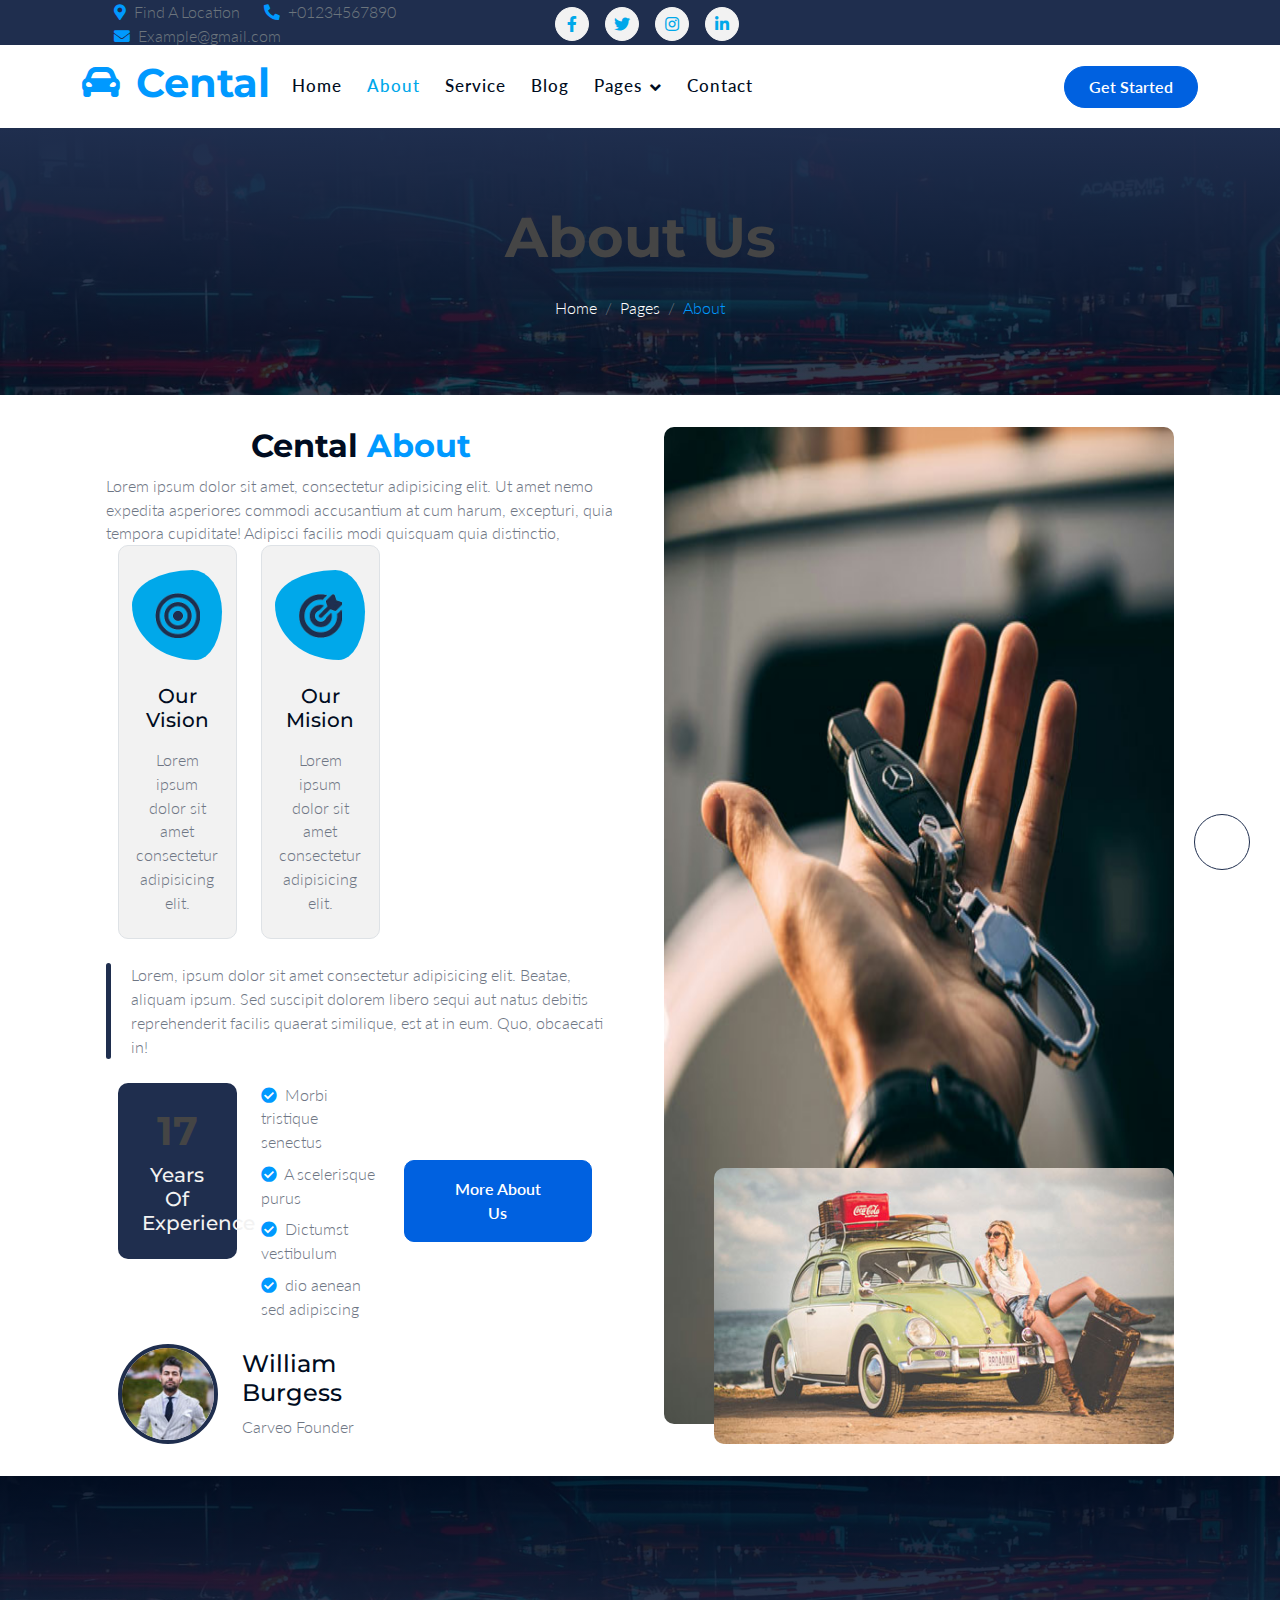
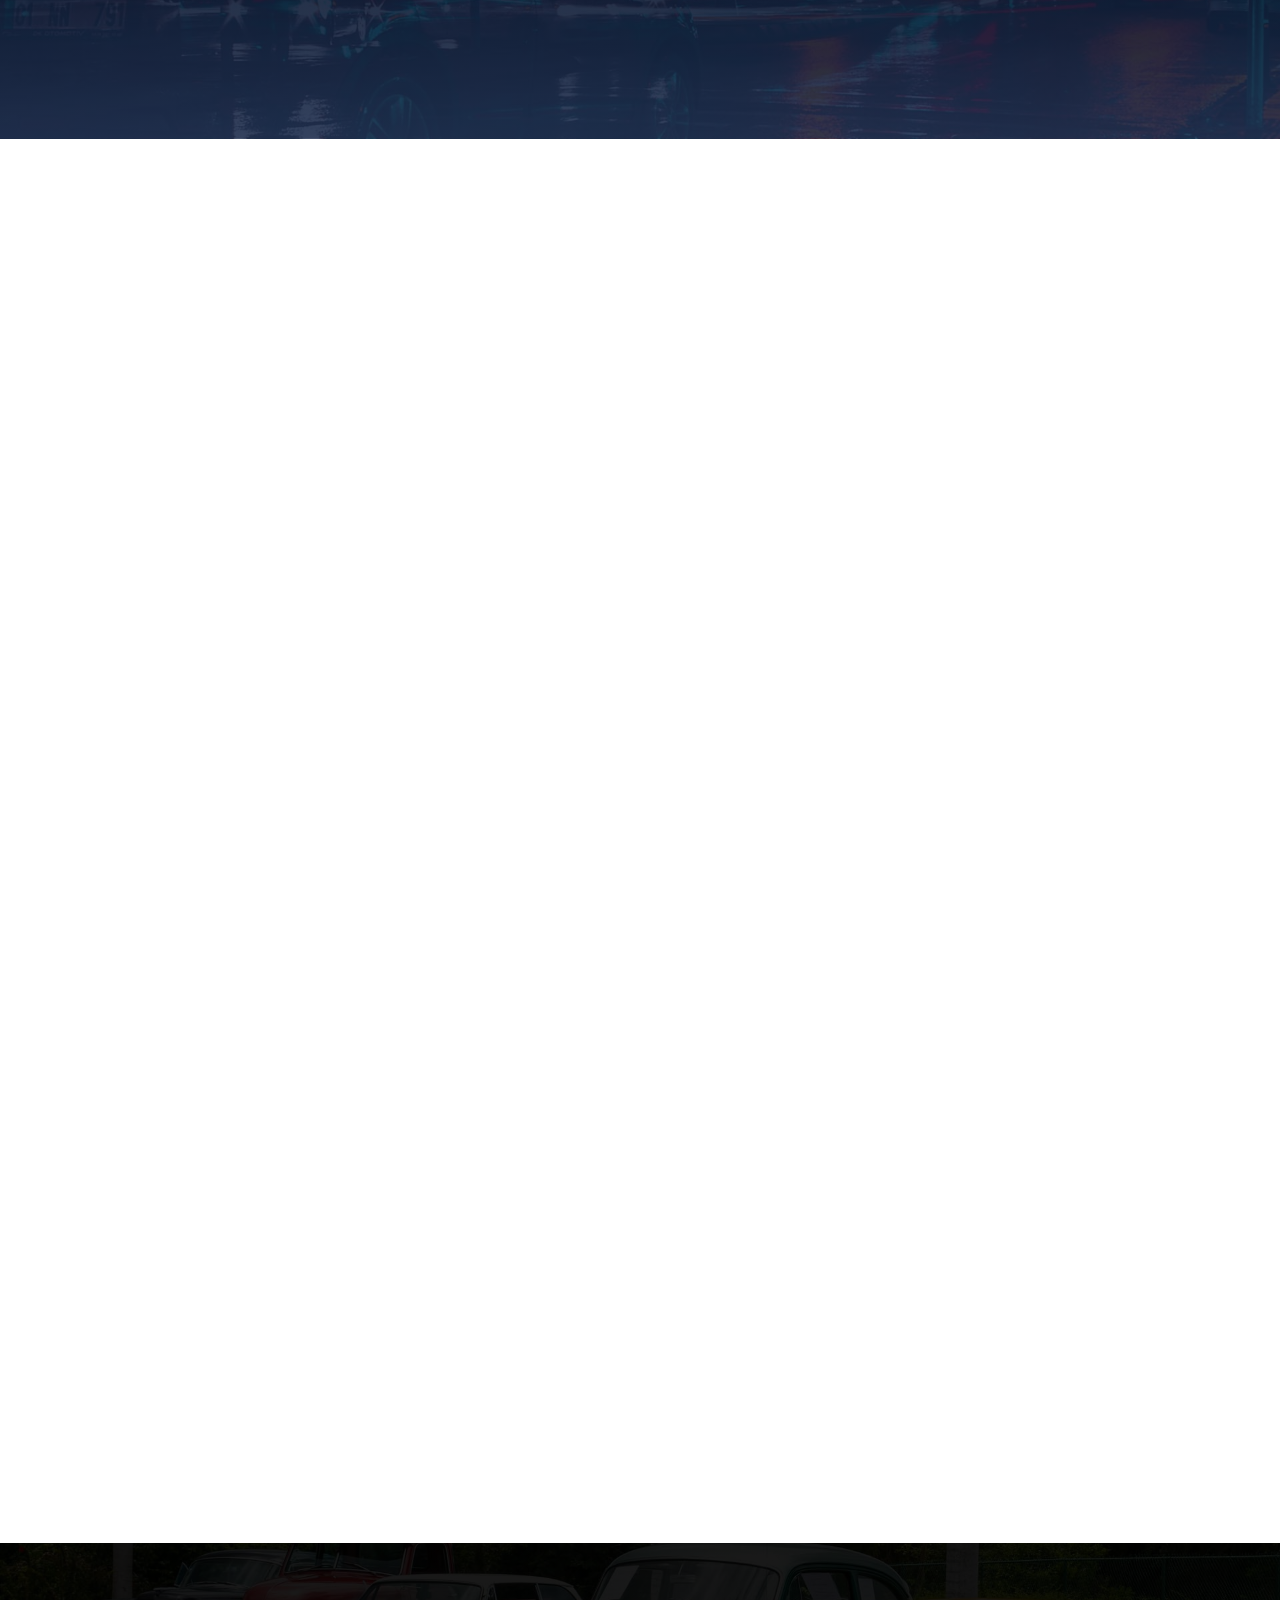
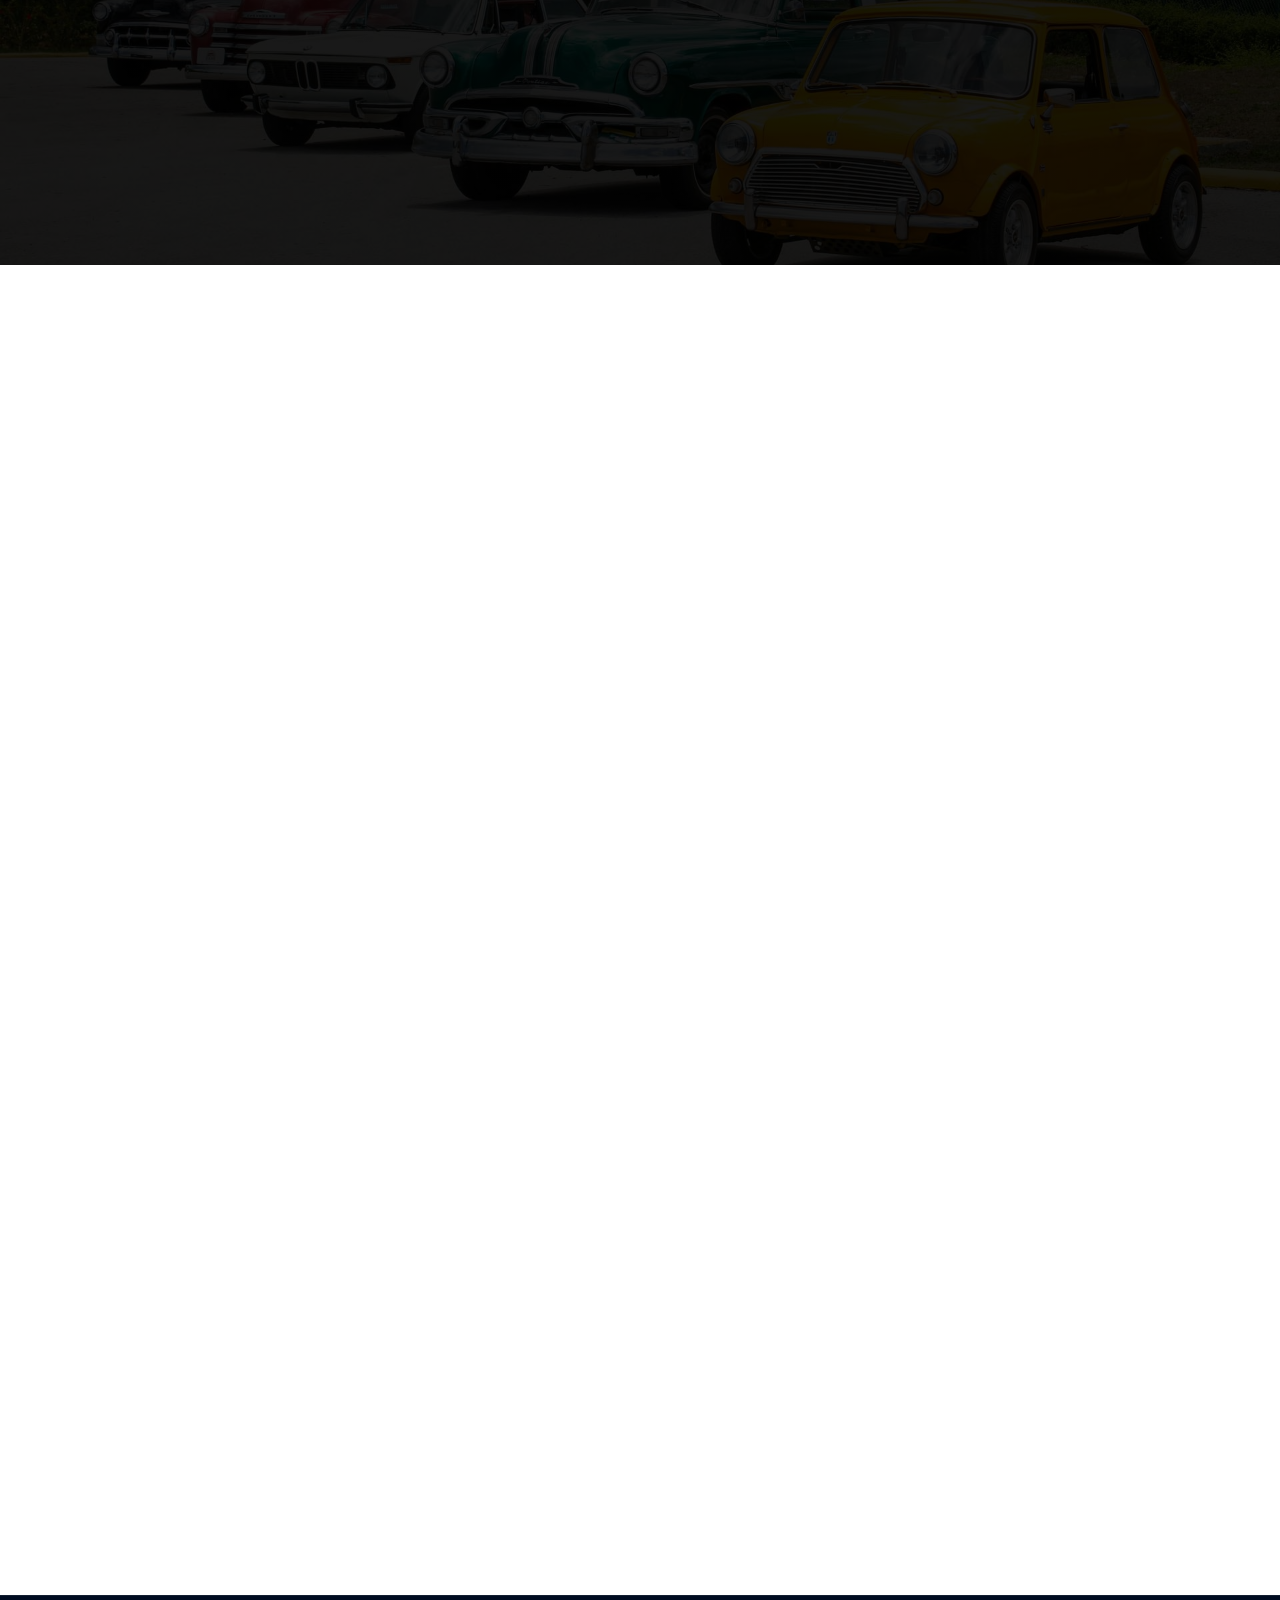
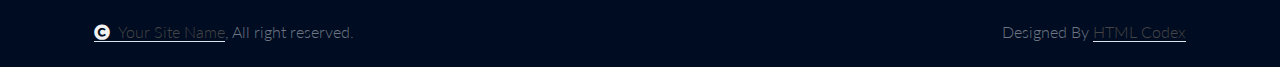
<file: about.html>
<!DOCTYPE html>
<html lang="en">

    <head>
        <meta charset="utf-8">
        <title>Cental - Car Rent Website Template</title>
        <meta content="width=device-width, initial-scale=1.0" name="viewport">
        <meta content="" name="keywords">
        <meta content="" name="description">

        <!-- Google Web Fonts -->
        <link rel="preconnect" href="https://fonts.googleapis.com">
        <link rel="preconnect" href="https://fonts.gstatic.com" crossorigin>
        <link href="https://fonts.googleapis.com/css2?family=Lato:ital,wght@0,400;0,700;0,900;1,400;1,700;1,900&family=Montserrat:ital,wght@0,100..900;1,100..900&display=swap" rel="stylesheet"> 

        <!-- Icon Font Stylesheet -->
        <link rel="stylesheet" href="https://use.fontawesome.com/releases/v5.15.4/css/all.css"/>
        <link href="https://cdn.jsdelivr.net/npm/bootstrap-icons@1.4.1/font/bootstrap-icons.css" rel="stylesheet">

        <!-- Libraries Stylesheet -->
        <link href="lib/animate/animate.min.css" rel="stylesheet">
        <link href="lib/owlcarousel/assets/owl.carousel.min.css" rel="stylesheet">


        <!-- Customized Bootstrap Stylesheet -->
        <link href="css/bootstrap.min.css" rel="stylesheet">

        <!-- Template Stylesheet -->
        <link href="css/style.css" rel="stylesheet">
    </head>

    <body>

        <!-- Spinner Start -->
        <div id="spinner" class="show bg-white position-fixed translate-middle w-100 vh-100 top-50 start-50 d-flex align-items-center justify-content-center">
            <div class="spinner-border text-primary" style="width: 3rem; height: 3rem;" role="status">
                <span class="sr-only">Loading...</span>
            </div>
        </div>
        <!-- Spinner End -->

        <!-- Topbar Start -->
        <div class="container-fluid topbar bg-secondary d-none d-xl-block w-100">
            <div class="container">
                <div class="row gx-0 align-items-center" style="height: 45px;">
                    <div class="col-lg-6 text-center text-lg-start mb-lg-0">
                        <div class="d-flex flex-wrap">
                            <a href="#" class="text-muted me-4"><i class="fas fa-map-marker-alt text-primary me-2"></i>Find A Location</a>
                            <a href="tel:+01234567890" class="text-muted me-4"><i class="fas fa-phone-alt text-primary me-2"></i>+01234567890</a>
                            <a href="mailto:example@gmail.com" class="text-muted me-0"><i class="fas fa-envelope text-primary me-2"></i>Example@gmail.com</a>
                        </div>
                    </div>
                    <div class="col-lg-6 text-center text-lg-end">
                        <div class="d-flex align-items-center justify-content-end">
                            <a href="#" class="btn btn-light btn-sm-square rounded-circle me-3"><i class="fab fa-facebook-f"></i></a>
                            <a href="#" class="btn btn-light btn-sm-square rounded-circle me-3"><i class="fab fa-twitter"></i></a>
                            <a href="#" class="btn btn-light btn-sm-square rounded-circle me-3"><i class="fab fa-instagram"></i></a>
                            <a href="#" class="btn btn-light btn-sm-square rounded-circle me-0"><i class="fab fa-linkedin-in"></i></a>
                        </div>
                    </div>
                </div>
            </div>
        </div>
        <!-- Topbar End -->

         <!-- Navbar & Hero Start -->
         <div class="container-fluid nav-bar sticky-top px-0 px-lg-4 py-2 py-lg-0">
            <div class="container">
                <nav class="navbar navbar-expand-lg navbar-light">
                    <a href="" class="navbar-brand p-0">
                        <h1 class="display-6 text-primary"><i class="fas fa-car-alt me-3"></i></i>Cental</h1>
                        <!-- <img src="img/logo.png" alt="Logo"> -->
                    </a>
                    <button class="navbar-toggler" type="button" data-bs-toggle="collapse" data-bs-target="#navbarCollapse">
                        <span class="fa fa-bars"></span>
                    </button>
                    <div class="collapse navbar-collapse" id="navbarCollapse">
                        <div class="navbar-nav mx-auto py-0">
                            <a href="index.html" class="nav-item nav-link">Home</a>
                            <a href="about.html" class="nav-item nav-link active">About</a>
                            <a href="service.html" class="nav-item nav-link">Service</a>
                            <a href="blog.html" class="nav-item nav-link">Blog</a>
                            
                            <div class="nav-item dropdown">
                                <a href="#" class="nav-link dropdown-toggle" data-bs-toggle="dropdown">Pages</a>
                                <div class="dropdown-menu m-0">
                                    <a href="feature.html" class="dropdown-item">Our Feature</a>
                                    <a href="cars.html" class="dropdown-item">Our Cars</a>
                                    <a href="team.html" class="dropdown-item">Our Team</a>
                                    <a href="testimonial.html" class="dropdown-item">Testimonial</a>
                                    <a href="404.html" class="dropdown-item">404 Page</a>
                                </div>
                            </div>
                            <a href="contact.html" class="nav-item nav-link">Contact</a>
                        </div>
                        <a href="#" class="btn btn-primary rounded-pill py-2 px-4">Get Started</a>
                    </div>
                </nav>
            </div>
        </div>
        <!-- Navbar & Hero End -->

        <!-- Header Start -->
        <div class="container-fluid bg-breadcrumb">
            <div class="container text-center py-5" style="max-width: 900px;">
                <h4 class="text-white display-4 mb-4 wow fadeInDown" data-wow-delay="0.1s">About Us</h4>
                <ol class="breadcrumb d-flex justify-content-center mb-0 wow fadeInDown" data-wow-delay="0.3s">
                    <li class="breadcrumb-item"><a href="index.html">Home</a></li>
                    <li class="breadcrumb-item"><a href="#">Pages</a></li>
                    <li class="breadcrumb-item active text-primary">About</li>
                </ol>    
            </div>
        </div>
        <!-- Header End -->

        <!-- About Start -->
        <div class="container-fluid overflow-hidden about py-5">
            <div class="container py-5">
                <div class="row g-5">
                    <div class="col-xl-6 wow fadeInLeft" data-wow-delay="0.2s">
                        <div class="about-item">
                            <div class="pb-5">
                                <h1 class="display-5 text-capitalize">Cental <span class="text-primary">About</span></h1>
                                <p class="mb-0">Lorem ipsum dolor sit amet, consectetur adipisicing elit. Ut amet nemo expedita asperiores commodi accusantium at cum harum, excepturi, quia tempora cupiditate! Adipisci facilis modi quisquam quia distinctio,
                                </p>
                            </div>
                            <div class="row g-4">
                                <div class="col-lg-6">
                                    <div class="about-item-inner border p-4">
                                        <div class="about-icon mb-4">
                                            <img src="img/about-icon-1.png" class="img-fluid w-50 h-50" alt="Icon">
                                        </div>
                                        <h5 class="mb-3">Our Vision</h5>
                                        <p class="mb-0">Lorem ipsum dolor sit amet consectetur adipisicing elit.</p>
                                    </div>
                                </div>
                                <div class="col-lg-6">
                                    <div class="about-item-inner border p-4">
                                        <div class="about-icon mb-4">
                                            <img src="img/about-icon-2.png" class="img-fluid h-50 w-50" alt="Icon">
                                        </div>
                                        <h5 class="mb-3">Our Mision</h5>
                                        <p class="mb-0">Lorem ipsum dolor sit amet consectetur adipisicing elit.</p>
                                    </div>
                                </div>
                            </div>
                            <p class="text-item my-4">Lorem, ipsum dolor sit amet consectetur adipisicing elit. Beatae, aliquam ipsum. Sed suscipit dolorem libero sequi aut natus debitis reprehenderit facilis quaerat similique, est at in eum. Quo, obcaecati in!
                            </p>
                            <div class="row g-4">
                                <div class="col-lg-6">
                                    <div class="text-center rounded bg-secondary p-4">
                                        <h1 class="display-6 text-white">17</h1>
                                        <h5 class="text-light mb-0">Years Of Experience</h5>
                                    </div>
                                </div>
                                <div class="col-lg-6">
                                    <div class="rounded">
                                        <p class="mb-2"><i class="fa fa-check-circle text-primary me-1"></i> Morbi tristique senectus</p>
                                        <p class="mb-2"><i class="fa fa-check-circle text-primary me-1"></i> A scelerisque purus</p>
                                        <p class="mb-2"><i class="fa fa-check-circle text-primary me-1"></i> Dictumst vestibulum</p>
                                        <p class="mb-0"><i class="fa fa-check-circle text-primary me-1"></i> dio aenean sed adipiscing</p>
                                    </div>
                                </div>
                                <div class="col-lg-5 d-flex align-items-center">
                                    <a href="#" class="btn btn-primary rounded py-3 px-5">More About Us</a>
                                </div>
                                <div class="col-lg-7">
                                    <div class="d-flex align-items-center">
                                        <img src="img/attachment-img.jpg" class="img-fluid rounded-circle border border-4 border-secondary" style="width: 100px; height: 100px;" alt="Image">
                                        <div class="ms-4">
                                            <h4>William Burgess</h4>
                                            <p class="mb-0">Carveo Founder</p>
                                        </div>
                                    </div>
                                </div>
                            </div>
                        </div>
                    </div>
                    <div class="col-xl-6 wow fadeInRight" data-wow-delay="0.2s">
                        <div class="about-img">
                            <div class="img-1">
                                <img src="img/about-img.jpg" class="img-fluid rounded h-100 w-100" alt="">
                            </div>
                            <div class="img-2">
                                <img src="img/about-img-1.jpg" class="img-fluid rounded w-100" alt="">
                            </div>
                        </div>
                    </div>
                </div>
            </div>
        </div>
        <!-- About End -->

        <!-- Fact Counter -->
        <div class="container-fluid counter py-5">
            <div class="container py-5">
                <div class="row g-5">
                    <div class="col-md-6 col-lg-6 col-xl-3 wow fadeInUp" data-wow-delay="0.1s">
                        <div class="counter-item text-center">
                            <div class="counter-item-icon mx-auto">
                                <i class="fas fa-thumbs-up fa-2x"></i>
                            </div>
                            <div class="counter-counting my-3">
                                <span class="text-white fs-2 fw-bold" data-toggle="counter-up">829</span>
                                <span class="h1 fw-bold text-white">+</span>
                            </div>
                            <h4 class="text-white mb-0">Happy Clients</h4>
                        </div>
                    </div>
                    <div class="col-md-6 col-lg-6 col-xl-3 wow fadeInUp" data-wow-delay="0.3s">
                        <div class="counter-item text-center">
                            <div class="counter-item-icon mx-auto">
                                <i class="fas fa-car-alt fa-2x"></i>
                            </div>
                            <div class="counter-counting my-3">
                                <span class="text-white fs-2 fw-bold" data-toggle="counter-up">56</span>
                                <span class="h1 fw-bold text-white">+</span>
                            </div>
                            <h4 class="text-white mb-0">Number of Cars</h4>
                        </div>
                    </div>
                    <div class="col-md-6 col-lg-6 col-xl-3 wow fadeInUp" data-wow-delay="0.5s">
                        <div class="counter-item text-center">
                            <div class="counter-item-icon mx-auto">
                                <i class="fas fa-building fa-2x"></i>
                            </div>
                            <div class="counter-counting my-3">
                                <span class="text-white fs-2 fw-bold" data-toggle="counter-up">127</span>
                                <span class="h1 fw-bold text-white">+</span>
                            </div>
                            <h4 class="text-white mb-0">Car Center</h4>
                        </div>
                    </div>
                    <div class="col-md-6 col-lg-6 col-xl-3 wow fadeInUp" data-wow-delay="0.7s">
                        <div class="counter-item text-center">
                            <div class="counter-item-icon mx-auto">
                                <i class="fas fa-clock fa-2x"></i>
                            </div>
                            <div class="counter-counting my-3">
                                <span class="text-white fs-2 fw-bold" data-toggle="counter-up">589</span>
                                <span class="h1 fw-bold text-white">+</span>
                            </div>
                            <h4 class="text-white mb-0">Total kilometers</h4>
                        </div>
                    </div>
                </div>
            </div>
        </div>
        <!-- Fact Counter -->

        <!-- Features Start -->
        <div class="container-fluid feature py-5">
            <div class="container py-5">
                <div class="text-center mx-auto pb-5 wow fadeInUp" data-wow-delay="0.1s" style="max-width: 800px;">
                    <h1 class="display-5 text-capitalize mb-3">Cental <span class="text-primary">Features</span></h1>
                    <p class="mb-0">Lorem ipsum dolor sit amet, consectetur adipisicing elit. Ut amet nemo expedita asperiores commodi accusantium at cum harum, excepturi, quia tempora cupiditate! Adipisci facilis modi quisquam quia distinctio,
                    </p>
                </div>
                <div class="row g-4 align-items-center">
                    <div class="col-xl-4">
                        <div class="row gy-4 gx-0">
                            <div class="col-12 wow fadeInUp" data-wow-delay="0.1s">
                                <div class="feature-item">
                                    <div class="feature-icon">
                                        <span class="fa fa-trophy fa-2x"></span>
                                    </div>
                                    <div class="ms-4">
                                        <h5 class="mb-3">First Class services</h5>
                                        <p class="mb-0">Lorem ipsum dolor sit amet consectetur adipisicing elit. Consectetur, in illum aperiam ullam magni eligendi?</p>
                                    </div>
                                </div>
                            </div>
                            <div class="col-12 wow fadeInUp" data-wow-delay="0.3s">
                                <div class="feature-item">
                                    <div class="feature-icon">
                                        <span class="fa fa-road fa-2x"></span>
                                    </div>
                                    <div class="ms-4">
                                        <h5 class="mb-3">24/7 road assistance</h5>
                                        <p class="mb-0">Lorem ipsum dolor sit amet consectetur adipisicing elit. Consectetur, in illum aperiam ullam magni eligendi?</p>
                                    </div>
                                </div>
                            </div>
                        </div>
                    </div>
                    <div class="col-lg-12 col-xl-4 wow fadeInUp" data-wow-delay="0.2s">
                        <img src="img/features-img.png" class="img-fluid w-100" style="object-fit: cover;" alt="Img">
                    </div>
                    <div class="col-xl-4">
                        <div class="row gy-4 gx-0">
                            <div class="col-12 wow fadeInUp" data-wow-delay="0.1s">
                                <div class="feature-item justify-content-end">
                                    <div class="text-end me-4">
                                        <h5 class="mb-3">Quality at Minimum</h5>
                                        <p class="mb-0">Lorem ipsum dolor sit amet consectetur adipisicing elit. Consectetur, in illum aperiam ullam magni eligendi?</p>
                                    </div>
                                    <div class="feature-icon">
                                        <span class="fa fa-tag fa-2x"></span>
                                    </div>
                                </div>
                            </div>
                            <div class="col-12 wow fadeInUp" data-wow-delay="0.3s">
                                <div class="feature-item justify-content-end">
                                    <div class="text-end me-4">
                                        <h5 class="mb-3">Free Pick-Up & Drop-Off</h5>
                                        <p class="mb-0">Lorem ipsum dolor sit amet consectetur adipisicing elit. Consectetur, in illum aperiam ullam magni eligendi?</p>
                                    </div>
                                    <div class="feature-icon">
                                        <span class="fa fa-map-pin fa-2x"></span>
                                    </div>
                                </div>
                            </div>
                        </div>
                    </div>
                </div>
            </div>
        </div>
        <!-- Features End -->

        <!-- Car Steps Start -->
        <div class="container-fluid steps py-5">
            <div class="container py-5">
                <div class="text-center mx-auto pb-5 wow fadeInUp" data-wow-delay="0.1s" style="max-width: 800px;">
                    <h1 class="display-5 text-capitalize text-white mb-3">Cental<span class="text-primary"> Process</span></h1>
                    <p class="mb-0 text-white">Lorem ipsum dolor sit amet, consectetur adipisicing elit. Ut amet nemo expedita asperiores commodi accusantium at cum harum, excepturi, quia tempora cupiditate! Adipisci facilis modi quisquam quia distinctio,
                    </p>
                </div>
                <div class="row g-4">
                    <div class="col-lg-4 wow fadeInUp" data-wow-delay="0.1s">
                        <div class="steps-item p-4 mb-4">
                            <h4>Come In Contact</h4>
                            <p class="mb-0">Lorem ipsum dolor sit amet consectetur adipisicing elit. Ad, dolorem!</p>
                            <div class="setps-number">01.</div>
                        </div>
                    </div>
                    <div class="col-lg-4 wow fadeInUp" data-wow-delay="0.3s">
                        <div class="steps-item p-4 mb-4">
                            <h4>Choose A Car</h4>
                            <p class="mb-0">Lorem ipsum dolor sit amet consectetur adipisicing elit. Ad, dolorem!</p>
                            <div class="setps-number">02.</div>
                        </div>
                    </div>
                    <div class="col-lg-4 wow fadeInUp" data-wow-delay="0.5s">
                        <div class="steps-item p-4 mb-4">
                            <h4>Enjoy Driving</h4>
                            <p class="mb-0">Lorem ipsum dolor sit amet consectetur adipisicing elit. Ad, dolorem!</p>
                            <div class="setps-number">03.</div>
                        </div>
                    </div>
                </div>
            </div>
        </div>
        <!-- Car Steps End -->

        <!-- Team Start -->
        <div class="container-fluid team py-5">
            <div class="container py-5">
                <div class="text-center mx-auto pb-5 wow fadeInUp" data-wow-delay="0.1s" style="max-width: 800px;">
                    <h1 class="display-5 text-capitalize mb-3">Customer<span class="text-primary"> Suport</span> Center</h1>
                    <p class="mb-0">Lorem ipsum dolor sit amet, consectetur adipisicing elit. Ut amet nemo expedita asperiores commodi accusantium at cum harum, excepturi, quia tempora cupiditate! Adipisci facilis modi quisquam quia distinctio,
                    </p>
                </div>
                <div class="row g-4">
                    <div class="col-md-6 col-lg-6 col-xl-3 wow fadeInUp" data-wow-delay="0.1s">
                        <div class="team-item p-4 pt-0">
                            <div class="team-img">
                                <img src="img/team-1.jpg" class="img-fluid rounded w-100" alt="Image">
                            </div>
                            <div class="team-content pt-4">
                                <h4>MARTIN DOE</h4>
                                <p>Profession</p>
                                <div class="team-icon d-flex justify-content-center">
                                    <a class="btn btn-square btn-light rounded-circle mx-1" href=""><i class="fab fa-facebook-f"></i></a>
                                    <a class="btn btn-square btn-light rounded-circle mx-1" href=""><i class="fab fa-twitter"></i></a>
                                    <a class="btn btn-square btn-light rounded-circle mx-1" href=""><i class="fab fa-instagram"></i></a>
                                    <a class="btn btn-square btn-light rounded-circle mx-1" href=""><i class="fab fa-linkedin-in"></i></a>
                                </div>
                            </div>
                        </div>
                    </div>
                    <div class="col-md-6 col-lg-6 col-xl-3 wow fadeInUp" data-wow-delay="0.3s">
                        <div class="team-item p-4 pt-0">
                            <div class="team-img">
                                <img src="img/team-2.jpg" class="img-fluid rounded w-100" alt="Image">
                            </div>
                            <div class="team-content pt-4">
                                <h4>MARTIN DOE</h4>
                                <p>Profession</p>
                                <div class="team-icon d-flex justify-content-center">
                                    <a class="btn btn-square btn-light rounded-circle mx-1" href=""><i class="fab fa-facebook-f"></i></a>
                                    <a class="btn btn-square btn-light rounded-circle mx-1" href=""><i class="fab fa-twitter"></i></a>
                                    <a class="btn btn-square btn-light rounded-circle mx-1" href=""><i class="fab fa-instagram"></i></a>
                                    <a class="btn btn-square btn-light rounded-circle mx-1" href=""><i class="fab fa-linkedin-in"></i></a>
                                </div>
                            </div>
                        </div>
                    </div>
                    <div class="col-md-6 col-lg-6 col-xl-3 wow fadeInUp" data-wow-delay="0.5s">
                        <div class="team-item p-4 pt-0">
                            <div class="team-img">
                                <img src="img/team-3.jpg" class="img-fluid rounded w-100" alt="Image">
                            </div>
                            <div class="team-content pt-4">
                                <h4>MARTIN DOE</h4>
                                <p>Profession</p>
                                <div class="team-icon d-flex justify-content-center">
                                    <a class="btn btn-square btn-light rounded-circle mx-1" href=""><i class="fab fa-facebook-f"></i></a>
                                    <a class="btn btn-square btn-light rounded-circle mx-1" href=""><i class="fab fa-twitter"></i></a>
                                    <a class="btn btn-square btn-light rounded-circle mx-1" href=""><i class="fab fa-instagram"></i></a>
                                    <a class="btn btn-square btn-light rounded-circle mx-1" href=""><i class="fab fa-linkedin-in"></i></a>
                                </div>
                            </div>
                        </div>
                    </div>
                    <div class="col-md-6 col-lg-6 col-xl-3 wow fadeInUp" data-wow-delay="0.7s">
                        <div class="team-item p-4 pt-0">
                            <div class="team-img">
                                <img src="img/team-4.jpg" class="img-fluid rounded w-100" alt="Image">
                            </div>
                            <div class="team-content pt-4">
                                <h4>MARTIN DOE</h4>
                                <p>Profession</p>
                                <div class="team-icon d-flex justify-content-center">
                                    <a class="btn btn-square btn-light rounded-circle mx-1" href=""><i class="fab fa-facebook-f"></i></a>
                                    <a class="btn btn-square btn-light rounded-circle mx-1" href=""><i class="fab fa-twitter"></i></a>
                                    <a class="btn btn-square btn-light rounded-circle mx-1" href=""><i class="fab fa-instagram"></i></a>
                                    <a class="btn btn-square btn-light rounded-circle mx-1" href=""><i class="fab fa-linkedin-in"></i></a>
                                </div>
                            </div>
                        </div>
                    </div>
                </div>
            </div>
        </div>
        <!-- Team End -->

        <!-- Banner Start -->
        <div class="container-fluid banner pb-5 wow zoomInDown" data-wow-delay="0.1s">
            <div class="container pb-5">
                <div class="banner-item rounded">
                    <img src="img/banner-1.jpg" class="img-fluid rounded w-100" alt="">
                    <div class="banner-content">
                        <h2 class="text-primary">Rent Your Car</h2>
                        <h1 class="text-white">Interested in Renting?</h1>
                        <p class="text-white">Don't hesitate and send us a message.</p>
                        <div class="banner-btn">
                            <a href="#" class="btn btn-secondary rounded-pill py-3 px-4 px-md-5 me-2">WhatchApp</a>
                            <a href="#" class="btn btn-primary rounded-pill py-3 px-4 px-md-5 ms-2">Contact Us</a>
                        </div>
                    </div>
                </div>
            </div>
        </div>
        <!-- Banner End -->

        <!-- Footer Start -->
        <div class="container-fluid footer py-5 wow fadeIn" data-wow-delay="0.2s">
            <div class="container py-5">
                <div class="row g-5">
                    <div class="col-md-6 col-lg-6 col-xl-3">
                        <div class="footer-item d-flex flex-column">
                            <div class="footer-item">
                                <h4 class="text-white mb-4">About Us</h4>
                                <p class="mb-3">Dolor amet sit justo amet elitr clita ipsum elitr est.Lorem ipsum dolor sit amet, consectetur adipiscing elit consectetur adipiscing elit.</p>
                            </div>
                            <div class="position-relative">
                                <input class="form-control rounded-pill w-100 py-3 ps-4 pe-5" type="text" placeholder="Enter your email">
                                <button type="button" class="btn btn-secondary rounded-pill position-absolute top-0 end-0 py-2 mt-2 me-2">Subscribe</button>
                            </div>
                        </div>
                    </div>
                    <div class="col-md-6 col-lg-6 col-xl-3">
                        <div class="footer-item d-flex flex-column">
                            <h4 class="text-white mb-4">Quick Links</h4>
                            <a href="#"><i class="fas fa-angle-right me-2"></i> About</a>
                            <a href="#"><i class="fas fa-angle-right me-2"></i> Cars</a>
                            <a href="#"><i class="fas fa-angle-right me-2"></i> Car Types</a>
                            <a href="#"><i class="fas fa-angle-right me-2"></i> Team</a>
                            <a href="#"><i class="fas fa-angle-right me-2"></i> Contact us</a>
                            <a href="#"><i class="fas fa-angle-right me-2"></i> Terms & Conditions</a>
                        </div>
                    </div>
                    <div class="col-md-6 col-lg-6 col-xl-3">
                        <div class="footer-item d-flex flex-column">
                            <h4 class="text-white mb-4">Business Hours</h4>
                            <div class="mb-3">
                                <h6 class="text-muted mb-0">Mon - Friday:</h6>
                                <p class="text-white mb-0">09.00 am to 07.00 pm</p>
                            </div>
                            <div class="mb-3">
                                <h6 class="text-muted mb-0">Saturday:</h6>
                                <p class="text-white mb-0">10.00 am to 05.00 pm</p>
                            </div>
                            <div class="mb-3">
                                <h6 class="text-muted mb-0">Vacation:</h6>
                                <p class="text-white mb-0">All Sunday is our vacation</p>
                            </div>
                        </div>
                    </div>
                    <div class="col-md-6 col-lg-6 col-xl-3">
                        <div class="footer-item d-flex flex-column">
                            <h4 class="text-white mb-4">Contact Info</h4>
                            <a href="#"><i class="fa fa-map-marker-alt me-2"></i> 123 Street, New York, USA</a>
                            <a href="mailto:info@example.com"><i class="fas fa-envelope me-2"></i> info@example.com</a>
                            <a href="tel:+012 345 67890"><i class="fas fa-phone me-2"></i> +012 345 67890</a>
                            <a href="tel:+012 345 67890" class="mb-3"><i class="fas fa-print me-2"></i> +012 345 67890</a>
                            <div class="d-flex">
                                <a class="btn btn-secondary btn-md-square rounded-circle me-3" href=""><i class="fab fa-facebook-f text-white"></i></a>
                                <a class="btn btn-secondary btn-md-square rounded-circle me-3" href=""><i class="fab fa-twitter text-white"></i></a>
                                <a class="btn btn-secondary btn-md-square rounded-circle me-3" href=""><i class="fab fa-instagram text-white"></i></a>
                                <a class="btn btn-secondary btn-md-square rounded-circle me-0" href=""><i class="fab fa-linkedin-in text-white"></i></a>
                            </div>
                        </div>
                    </div>
                </div>
            </div>
        </div>
        <!-- Footer End -->
        
        <!-- Copyright Start -->
        <div class="container-fluid copyright py-4">
            <div class="container">
                <div class="row g-4 align-items-center">
                    <div class="col-md-6 text-center text-md-start mb-md-0">
                        <span class="text-body"><a href="#" class="border-bottom text-white"><i class="fas fa-copyright text-light me-2"></i>Your Site Name</a>, All right reserved.</span>
                    </div>
                    <div class="col-md-6 text-center text-md-end text-body">
                        <!--/*** This template is free as long as you keep the below author’s credit link/attribution link/backlink. ***/-->
                        <!--/*** If you'd like to use the template without the below author’s credit link/attribution link/backlink, ***/-->
                        <!--/*** you can purchase the Credit Removal License from "https://htmlcodex.com/credit-removal". ***/-->
                        Designed By <a class="border-bottom text-white" href="https://htmlcodex.com">HTML Codex</a>
                    </div>
                </div>
            </div>
        </div>
        <!-- Copyright End -->


        <!-- Back to Top -->
        <a href="#" class="btn btn-secondary btn-lg-square rounded-circle back-to-top"><i class="fa fa-arrow-up"></i></a>   

        
    <!-- JavaScript Libraries -->
    <script src="https://ajax.googleapis.com/ajax/libs/jquery/3.6.4/jquery.min.js"></script>
    <script src="https://cdn.jsdelivr.net/npm/bootstrap@5.0.0/dist/js/bootstrap.bundle.min.js"></script>
    <script src="lib/wow/wow.min.js"></script>
    <script src="lib/easing/easing.min.js"></script>
    <script src="lib/waypoints/waypoints.min.js"></script>
    <script src="lib/counterup/counterup.min.js"></script>
    <script src="lib/owlcarousel/owl.carousel.min.js"></script>
    

    <!-- Template Javascript -->
    <script src="js/main.js"></script>
    </body>

</html>
</file>
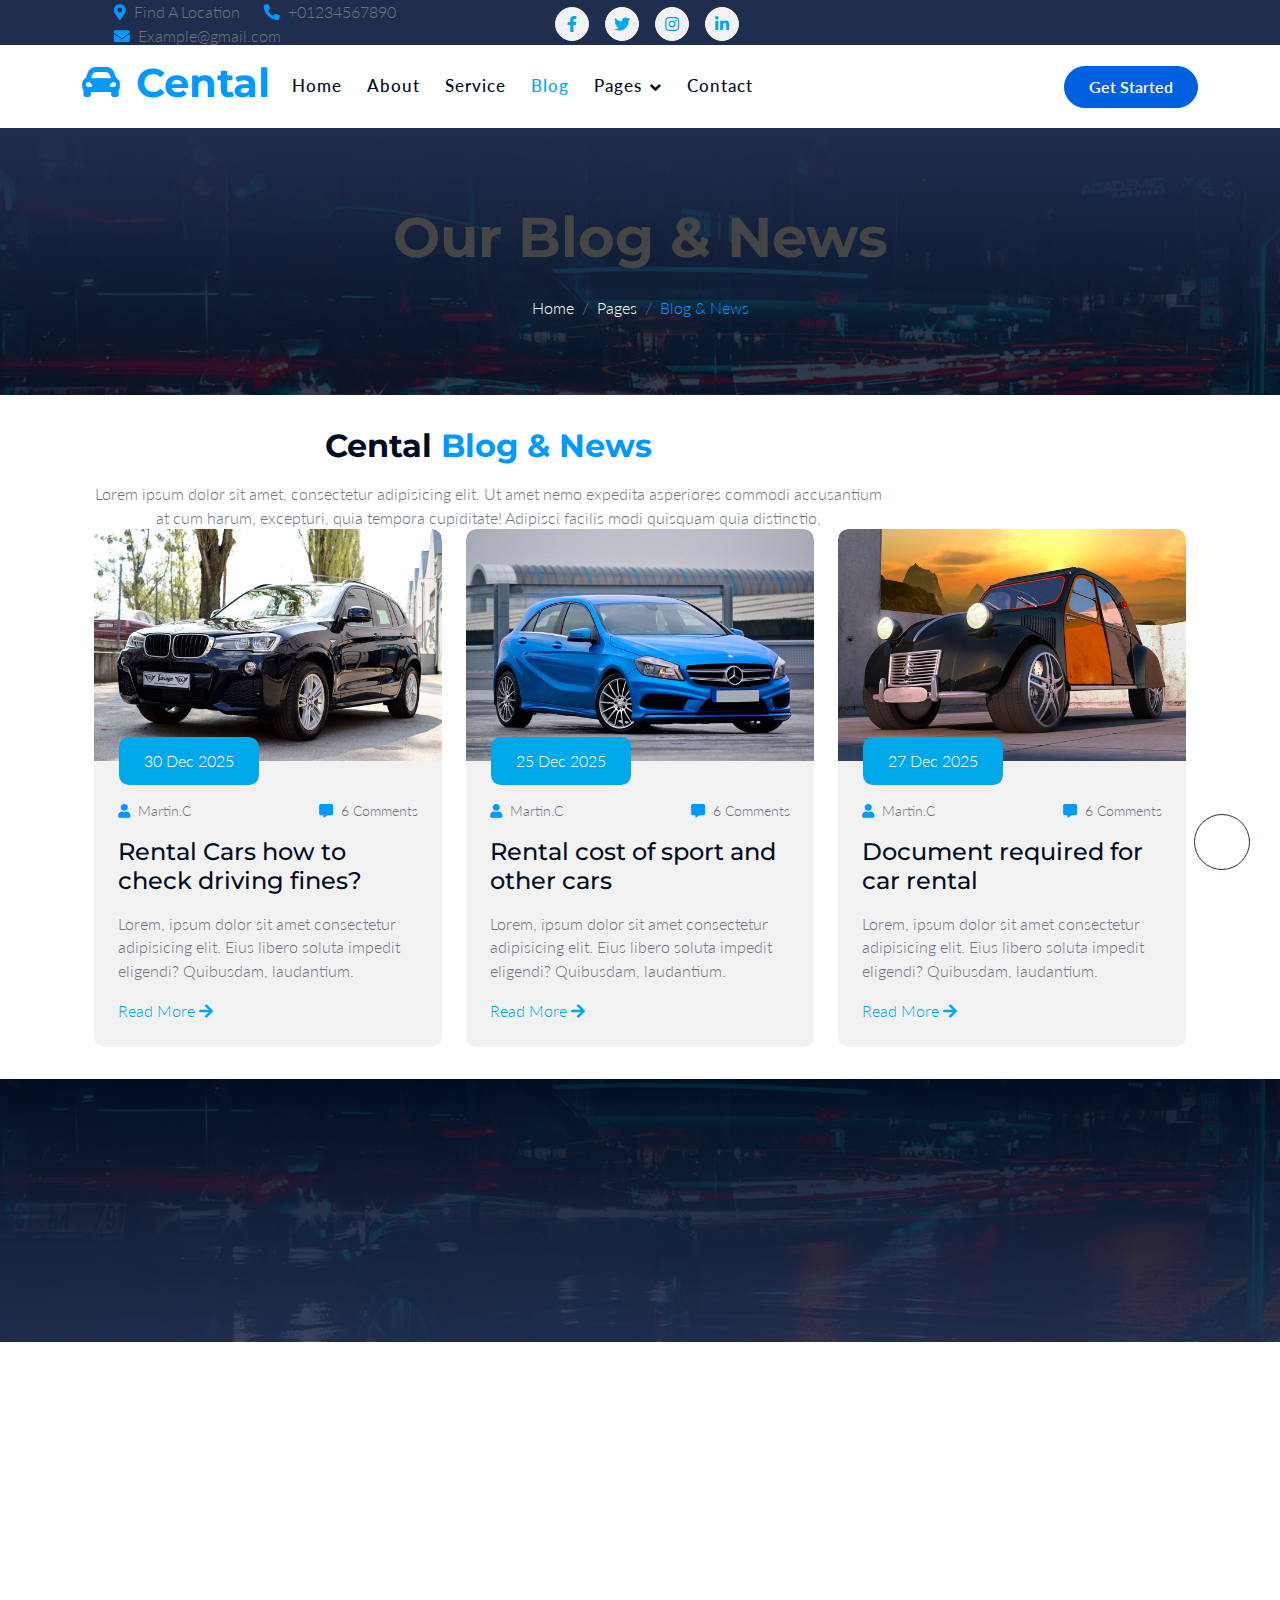
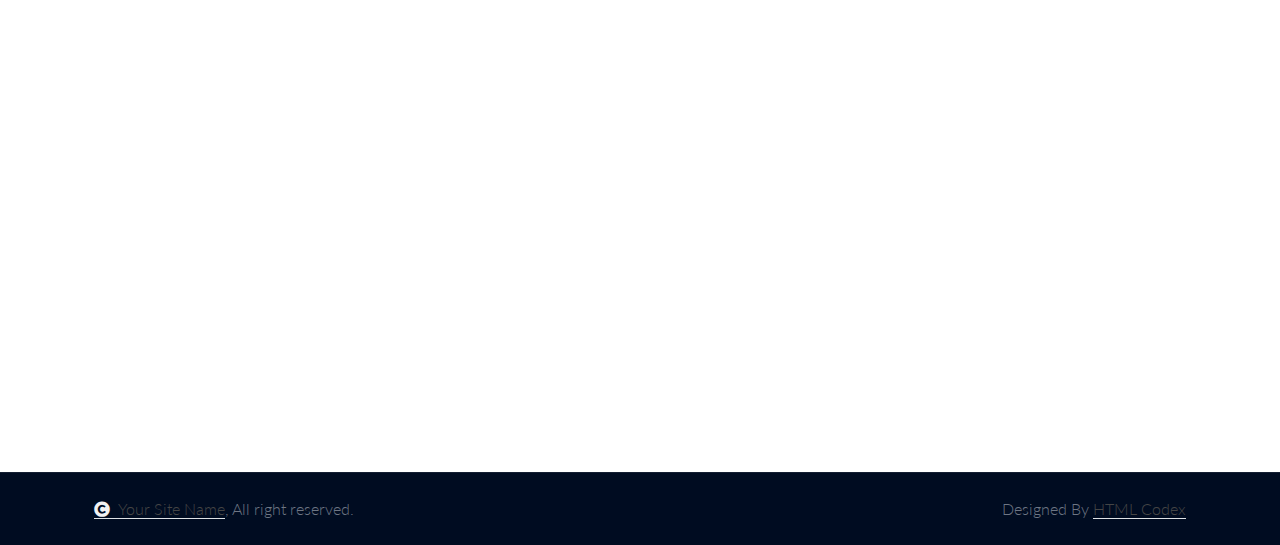
<file: blog.html>
<!DOCTYPE html>
<html lang="en">

    <head>
        <meta charset="utf-8">
        <title>Cental - Car Rent Website Template</title>
        <meta content="width=device-width, initial-scale=1.0" name="viewport">
        <meta content="" name="keywords">
        <meta content="" name="description">

        <!-- Google Web Fonts -->
        <link rel="preconnect" href="https://fonts.googleapis.com">
        <link rel="preconnect" href="https://fonts.gstatic.com" crossorigin>
        <link href="https://fonts.googleapis.com/css2?family=Lato:ital,wght@0,400;0,700;0,900;1,400;1,700;1,900&family=Montserrat:ital,wght@0,100..900;1,100..900&display=swap" rel="stylesheet"> 

        <!-- Icon Font Stylesheet -->
        <link rel="stylesheet" href="https://use.fontawesome.com/releases/v5.15.4/css/all.css"/>
        <link href="https://cdn.jsdelivr.net/npm/bootstrap-icons@1.4.1/font/bootstrap-icons.css" rel="stylesheet">

        <!-- Libraries Stylesheet -->
        <link href="lib/animate/animate.min.css" rel="stylesheet">
        <link href="lib/owlcarousel/assets/owl.carousel.min.css" rel="stylesheet">


        <!-- Customized Bootstrap Stylesheet -->
        <link href="css/bootstrap.min.css" rel="stylesheet">

        <!-- Template Stylesheet -->
        <link href="css/style.css" rel="stylesheet">
    </head>

    <body>

        <!-- Spinner Start -->
        <div id="spinner" class="show bg-white position-fixed translate-middle w-100 vh-100 top-50 start-50 d-flex align-items-center justify-content-center">
            <div class="spinner-border text-primary" style="width: 3rem; height: 3rem;" role="status">
                <span class="sr-only">Loading...</span>
            </div>
        </div>
        <!-- Spinner End -->

        <!-- Topbar Start -->
        <div class="container-fluid topbar bg-secondary d-none d-xl-block w-100">
            <div class="container">
                <div class="row gx-0 align-items-center" style="height: 45px;">
                    <div class="col-lg-6 text-center text-lg-start mb-lg-0">
                        <div class="d-flex flex-wrap">
                            <a href="#" class="text-muted me-4"><i class="fas fa-map-marker-alt text-primary me-2"></i>Find A Location</a>
                            <a href="tel:+01234567890" class="text-muted me-4"><i class="fas fa-phone-alt text-primary me-2"></i>+01234567890</a>
                            <a href="mailto:example@gmail.com" class="text-muted me-0"><i class="fas fa-envelope text-primary me-2"></i>Example@gmail.com</a>
                        </div>
                    </div>
                    <div class="col-lg-6 text-center text-lg-end">
                        <div class="d-flex align-items-center justify-content-end">
                            <a href="#" class="btn btn-light btn-sm-square rounded-circle me-3"><i class="fab fa-facebook-f"></i></a>
                            <a href="#" class="btn btn-light btn-sm-square rounded-circle me-3"><i class="fab fa-twitter"></i></a>
                            <a href="#" class="btn btn-light btn-sm-square rounded-circle me-3"><i class="fab fa-instagram"></i></a>
                            <a href="#" class="btn btn-light btn-sm-square rounded-circle me-0"><i class="fab fa-linkedin-in"></i></a>
                        </div>
                    </div>
                </div>
            </div>
        </div>
        <!-- Topbar End -->

        <!-- Navbar & Hero Start -->
        <div class="container-fluid nav-bar sticky-top px-0 px-lg-4 py-2 py-lg-0">
            <div class="container">
                <nav class="navbar navbar-expand-lg navbar-light">
                    <a href="" class="navbar-brand p-0">
                        <h1 class="display-6 text-primary"><i class="fas fa-car-alt me-3"></i></i>Cental</h1>
                        <!-- <img src="img/logo.png" alt="Logo"> -->
                    </a>
                    <button class="navbar-toggler" type="button" data-bs-toggle="collapse" data-bs-target="#navbarCollapse">
                        <span class="fa fa-bars"></span>
                    </button>
                    <div class="collapse navbar-collapse" id="navbarCollapse">
                        <div class="navbar-nav mx-auto py-0">
                            <a href="index.html" class="nav-item nav-link">Home</a>
                            <a href="about.html" class="nav-item nav-link">About</a>
                            <a href="service.html" class="nav-item nav-link">Service</a>
                            <a href="blog.html" class="nav-item nav-link active">Blog</a>
                            
                            <div class="nav-item dropdown">
                                <a href="#" class="nav-link dropdown-toggle" data-bs-toggle="dropdown">Pages</a>
                                <div class="dropdown-menu m-0">
                                    <a href="feature.html" class="dropdown-item">Our Feature</a>
                                    <a href="cars.html" class="dropdown-item">Our Cars</a>
                                    <a href="team.html" class="dropdown-item">Our Team</a>
                                    <a href="testimonial.html" class="dropdown-item">Testimonial</a>
                                    <a href="404.html" class="dropdown-item">404 Page</a>
                                </div>
                            </div>
                            <a href="contact.html" class="nav-item nav-link">Contact</a>
                        </div>
                        <a href="#" class="btn btn-primary rounded-pill py-2 px-4">Get Started</a>
                    </div>
                </nav>
            </div>
        </div>
        <!-- Navbar & Hero End -->

        <!-- Header Start -->
        <div class="container-fluid bg-breadcrumb">
            <div class="container text-center py-5" style="max-width: 900px;">
                <h4 class="text-white display-4 mb-4 wow fadeInDown" data-wow-delay="0.1s">Our Blog & News</h4>
                <ol class="breadcrumb d-flex justify-content-center mb-0 wow fadeInDown" data-wow-delay="0.3s">
                    <li class="breadcrumb-item"><a href="index.html">Home</a></li>
                    <li class="breadcrumb-item"><a href="#">Pages</a></li>
                    <li class="breadcrumb-item active text-primary">Blog & News</li>
                </ol>    
            </div>
        </div>
        <!-- Header End -->

        <!-- Blog Start -->
        <div class="container-fluid blog py-5">
            <div class="container py-5">
                <div class="text-center mx-auto pb-5 wow fadeInUp" data-wow-delay="0.1s" style="max-width: 800px;">
                    <h1 class="display-5 text-capitalize mb-3">Cental<span class="text-primary"> Blog & News</span></h1>
                    <p class="mb-0">Lorem ipsum dolor sit amet, consectetur adipisicing elit. Ut amet nemo expedita asperiores commodi accusantium at cum harum, excepturi, quia tempora cupiditate! Adipisci facilis modi quisquam quia distinctio,
                    </p>
                </div>
                <div class="row g-4">
                    <div class="col-lg-4 wow fadeInUp" data-wow-delay="0.1s">
                        <div class="blog-item">
                            <div class="blog-img">
                                <img src="img/blog-1.jpg" class="img-fluid rounded-top w-100" alt="Image">
                            </div>
                            <div class="blog-content rounded-bottom p-4">
                                <div class="blog-date">30 Dec 2025</div>
                                <div class="blog-comment my-3">
                                    <div class="small"><span class="fa fa-user text-primary"></span><span class="ms-2">Martin.C</span></div>
                                    <div class="small"><span class="fa fa-comment-alt text-primary"></span><span class="ms-2">6 Comments</span></div>
                                </div>
                                <a href="#" class="h4 d-block mb-3">Rental Cars how to check driving fines?</a>
                                <p class="mb-3">Lorem, ipsum dolor sit amet consectetur adipisicing elit. Eius libero soluta impedit eligendi? Quibusdam, laudantium.</p>
                                <a href="#" class="">Read More  <i class="fa fa-arrow-right"></i></a>
                            </div>
                        </div>
                    </div>
                    <div class="col-lg-4 wow fadeInUp" data-wow-delay="0.3s">
                        <div class="blog-item">
                            <div class="blog-img">
                                <img src="img/blog-2.jpg" class="img-fluid rounded-top w-100" alt="Image">
                            </div>
                            <div class="blog-content rounded-bottom p-4">
                                <div class="blog-date">25 Dec 2025</div>
                                <div class="blog-comment my-3">
                                    <div class="small"><span class="fa fa-user text-primary"></span><span class="ms-2">Martin.C</span></div>
                                    <div class="small"><span class="fa fa-comment-alt text-primary"></span><span class="ms-2">6 Comments</span></div>
                                </div>
                                <a href="#" class="h4 d-block mb-3">Rental cost of sport and other cars</a>
                                <p class="mb-3">Lorem, ipsum dolor sit amet consectetur adipisicing elit. Eius libero soluta impedit eligendi? Quibusdam, laudantium.</p>
                                <a href="#" class="">Read More  <i class="fa fa-arrow-right"></i></a>
                            </div>
                        </div>
                    </div>
                    <div class="col-lg-4 wow fadeInUp" data-wow-delay="0.5s">
                        <div class="blog-item">
                            <div class="blog-img">
                                <img src="img/blog-3.jpg" class="img-fluid rounded-top w-100" alt="Image">
                            </div>
                            <div class="blog-content rounded-bottom p-4">
                                <div class="blog-date">27 Dec 2025</div>
                                <div class="blog-comment my-3">
                                    <div class="small"><span class="fa fa-user text-primary"></span><span class="ms-2">Martin.C</span></div>
                                    <div class="small"><span class="fa fa-comment-alt text-primary"></span><span class="ms-2">6 Comments</span></div>
                                </div>
                                <a href="#" class="h4 d-block mb-3">Document required for car rental</a>
                                <p class="mb-3">Lorem, ipsum dolor sit amet consectetur adipisicing elit. Eius libero soluta impedit eligendi? Quibusdam, laudantium.</p>
                                <a href="#" class="">Read More  <i class="fa fa-arrow-right"></i></a>
                            </div>
                        </div>
                    </div>
                </div>
            </div>
        </div>
        <!-- Blog End -->

        <!-- Fact Counter -->
        <div class="container-fluid counter py-5">
            <div class="container py-5">
                <div class="row g-5">
                    <div class="col-md-6 col-lg-6 col-xl-3 wow fadeInUp" data-wow-delay="0.1s">
                        <div class="counter-item text-center">
                            <div class="counter-item-icon mx-auto">
                                <i class="fas fa-thumbs-up fa-2x"></i>
                            </div>
                            <div class="counter-counting my-3">
                                <span class="text-white fs-2 fw-bold" data-toggle="counter-up">829</span>
                                <span class="h1 fw-bold text-white">+</span>
                            </div>
                            <h4 class="text-white mb-0">Happy Clients</h4>
                        </div>
                    </div>
                    <div class="col-md-6 col-lg-6 col-xl-3 wow fadeInUp" data-wow-delay="0.3s">
                        <div class="counter-item text-center">
                            <div class="counter-item-icon mx-auto">
                                <i class="fas fa-car-alt fa-2x"></i>
                            </div>
                            <div class="counter-counting my-3">
                                <span class="text-white fs-2 fw-bold" data-toggle="counter-up">56</span>
                                <span class="h1 fw-bold text-white">+</span>
                            </div>
                            <h4 class="text-white mb-0">Number of Cars</h4>
                        </div>
                    </div>
                    <div class="col-md-6 col-lg-6 col-xl-3 wow fadeInUp" data-wow-delay="0.5s">
                        <div class="counter-item text-center">
                            <div class="counter-item-icon mx-auto">
                                <i class="fas fa-building fa-2x"></i>
                            </div>
                            <div class="counter-counting my-3">
                                <span class="text-white fs-2 fw-bold" data-toggle="counter-up">127</span>
                                <span class="h1 fw-bold text-white">+</span>
                            </div>
                            <h4 class="text-white mb-0">Car Center</h4>
                        </div>
                    </div>
                    <div class="col-md-6 col-lg-6 col-xl-3 wow fadeInUp" data-wow-delay="0.7s">
                        <div class="counter-item text-center">
                            <div class="counter-item-icon mx-auto">
                                <i class="fas fa-clock fa-2x"></i>
                            </div>
                            <div class="counter-counting my-3">
                                <span class="text-white fs-2 fw-bold" data-toggle="counter-up">589</span>
                                <span class="h1 fw-bold text-white">+</span>
                            </div>
                            <h4 class="text-white mb-0">Total kilometers</h4>
                        </div>
                    </div>
                </div>
            </div>
        </div>
        <!-- Fact Counter -->

        <!-- Banner Start -->
        <div class="container-fluid banner py-5 wow zoomInDown" data-wow-delay="0.1s">
            <div class="container py-5">
                <div class="banner-item rounded">
                    <img src="img/banner-1.jpg" class="img-fluid rounded w-100" alt="">
                    <div class="banner-content">
                        <h2 class="text-primary">Rent Your Car</h2>
                        <h1 class="text-white">Interested in Renting?</h1>
                        <p class="text-white">Don't hesitate and send us a message.</p>
                        <div class="banner-btn">
                            <a href="#" class="btn btn-secondary rounded-pill py-3 px-4 px-md-5 me-2">WhatchApp</a>
                            <a href="#" class="btn btn-primary rounded-pill py-3 px-4 px-md-5 ms-2">Contact Us</a>
                        </div>
                    </div>
                </div>
            </div>
        </div>
        <!-- Banner End -->

        <!-- Footer Start -->
        <div class="container-fluid footer py-5 wow fadeIn" data-wow-delay="0.2s">
            <div class="container py-5">
                <div class="row g-5">
                    <div class="col-md-6 col-lg-6 col-xl-3">
                        <div class="footer-item d-flex flex-column">
                            <div class="footer-item">
                                <h4 class="text-white mb-4">About Us</h4>
                                <p class="mb-3">Dolor amet sit justo amet elitr clita ipsum elitr est.Lorem ipsum dolor sit amet, consectetur adipiscing elit consectetur adipiscing elit.</p>
                            </div>
                            <div class="position-relative">
                                <input class="form-control rounded-pill w-100 py-3 ps-4 pe-5" type="text" placeholder="Enter your email">
                                <button type="button" class="btn btn-secondary rounded-pill position-absolute top-0 end-0 py-2 mt-2 me-2">Subscribe</button>
                            </div>
                        </div>
                    </div>
                    <div class="col-md-6 col-lg-6 col-xl-3">
                        <div class="footer-item d-flex flex-column">
                            <h4 class="text-white mb-4">Quick Links</h4>
                            <a href="#"><i class="fas fa-angle-right me-2"></i> About</a>
                            <a href="#"><i class="fas fa-angle-right me-2"></i> Cars</a>
                            <a href="#"><i class="fas fa-angle-right me-2"></i> Car Types</a>
                            <a href="#"><i class="fas fa-angle-right me-2"></i> Team</a>
                            <a href="#"><i class="fas fa-angle-right me-2"></i> Contact us</a>
                            <a href="#"><i class="fas fa-angle-right me-2"></i> Terms & Conditions</a>
                        </div>
                    </div>
                    <div class="col-md-6 col-lg-6 col-xl-3">
                        <div class="footer-item d-flex flex-column">
                            <h4 class="text-white mb-4">Business Hours</h4>
                            <div class="mb-3">
                                <h6 class="text-muted mb-0">Mon - Friday:</h6>
                                <p class="text-white mb-0">09.00 am to 07.00 pm</p>
                            </div>
                            <div class="mb-3">
                                <h6 class="text-muted mb-0">Saturday:</h6>
                                <p class="text-white mb-0">10.00 am to 05.00 pm</p>
                            </div>
                            <div class="mb-3">
                                <h6 class="text-muted mb-0">Vacation:</h6>
                                <p class="text-white mb-0">All Sunday is our vacation</p>
                            </div>
                        </div>
                    </div>
                    <div class="col-md-6 col-lg-6 col-xl-3">
                        <div class="footer-item d-flex flex-column">
                            <h4 class="text-white mb-4">Contact Info</h4>
                            <a href="#"><i class="fa fa-map-marker-alt me-2"></i> 123 Street, New York, USA</a>
                            <a href="mailto:info@example.com"><i class="fas fa-envelope me-2"></i> info@example.com</a>
                            <a href="tel:+012 345 67890"><i class="fas fa-phone me-2"></i> +012 345 67890</a>
                            <a href="tel:+012 345 67890" class="mb-3"><i class="fas fa-print me-2"></i> +012 345 67890</a>
                            <div class="d-flex">
                                <a class="btn btn-secondary btn-md-square rounded-circle me-3" href=""><i class="fab fa-facebook-f text-white"></i></a>
                                <a class="btn btn-secondary btn-md-square rounded-circle me-3" href=""><i class="fab fa-twitter text-white"></i></a>
                                <a class="btn btn-secondary btn-md-square rounded-circle me-3" href=""><i class="fab fa-instagram text-white"></i></a>
                                <a class="btn btn-secondary btn-md-square rounded-circle me-0" href=""><i class="fab fa-linkedin-in text-white"></i></a>
                            </div>
                        </div>
                    </div>
                </div>
            </div>
        </div>
        <!-- Footer End -->
        
        <!-- Copyright Start -->
        <div class="container-fluid copyright py-4">
            <div class="container">
                <div class="row g-4 align-items-center">
                    <div class="col-md-6 text-center text-md-start mb-md-0">
                        <span class="text-body"><a href="#" class="border-bottom text-white"><i class="fas fa-copyright text-light me-2"></i>Your Site Name</a>, All right reserved.</span>
                    </div>
                    <div class="col-md-6 text-center text-md-end text-body">
                        <!--/*** This template is free as long as you keep the below author’s credit link/attribution link/backlink. ***/-->
                        <!--/*** If you'd like to use the template without the below author’s credit link/attribution link/backlink, ***/-->
                        <!--/*** you can purchase the Credit Removal License from "https://htmlcodex.com/credit-removal". ***/-->
                        Designed By <a class="border-bottom text-white" href="https://htmlcodex.com">HTML Codex</a>
                    </div>
                </div>
            </div>
        </div>
        <!-- Copyright End -->


        <!-- Back to Top -->
        <a href="#" class="btn btn-secondary btn-lg-square rounded-circle back-to-top"><i class="fa fa-arrow-up"></i></a>   

        
    <!-- JavaScript Libraries -->
    <script src="https://ajax.googleapis.com/ajax/libs/jquery/3.6.4/jquery.min.js"></script>
    <script src="https://cdn.jsdelivr.net/npm/bootstrap@5.0.0/dist/js/bootstrap.bundle.min.js"></script>
    <script src="lib/wow/wow.min.js"></script>
    <script src="lib/easing/easing.min.js"></script>
    <script src="lib/waypoints/waypoints.min.js"></script>
    <script src="lib/counterup/counterup.min.js"></script>
    <script src="lib/owlcarousel/owl.carousel.min.js"></script>
    

    <!-- Template Javascript -->
    <script src="js/main.js"></script>
    </body>

</html>
</file>
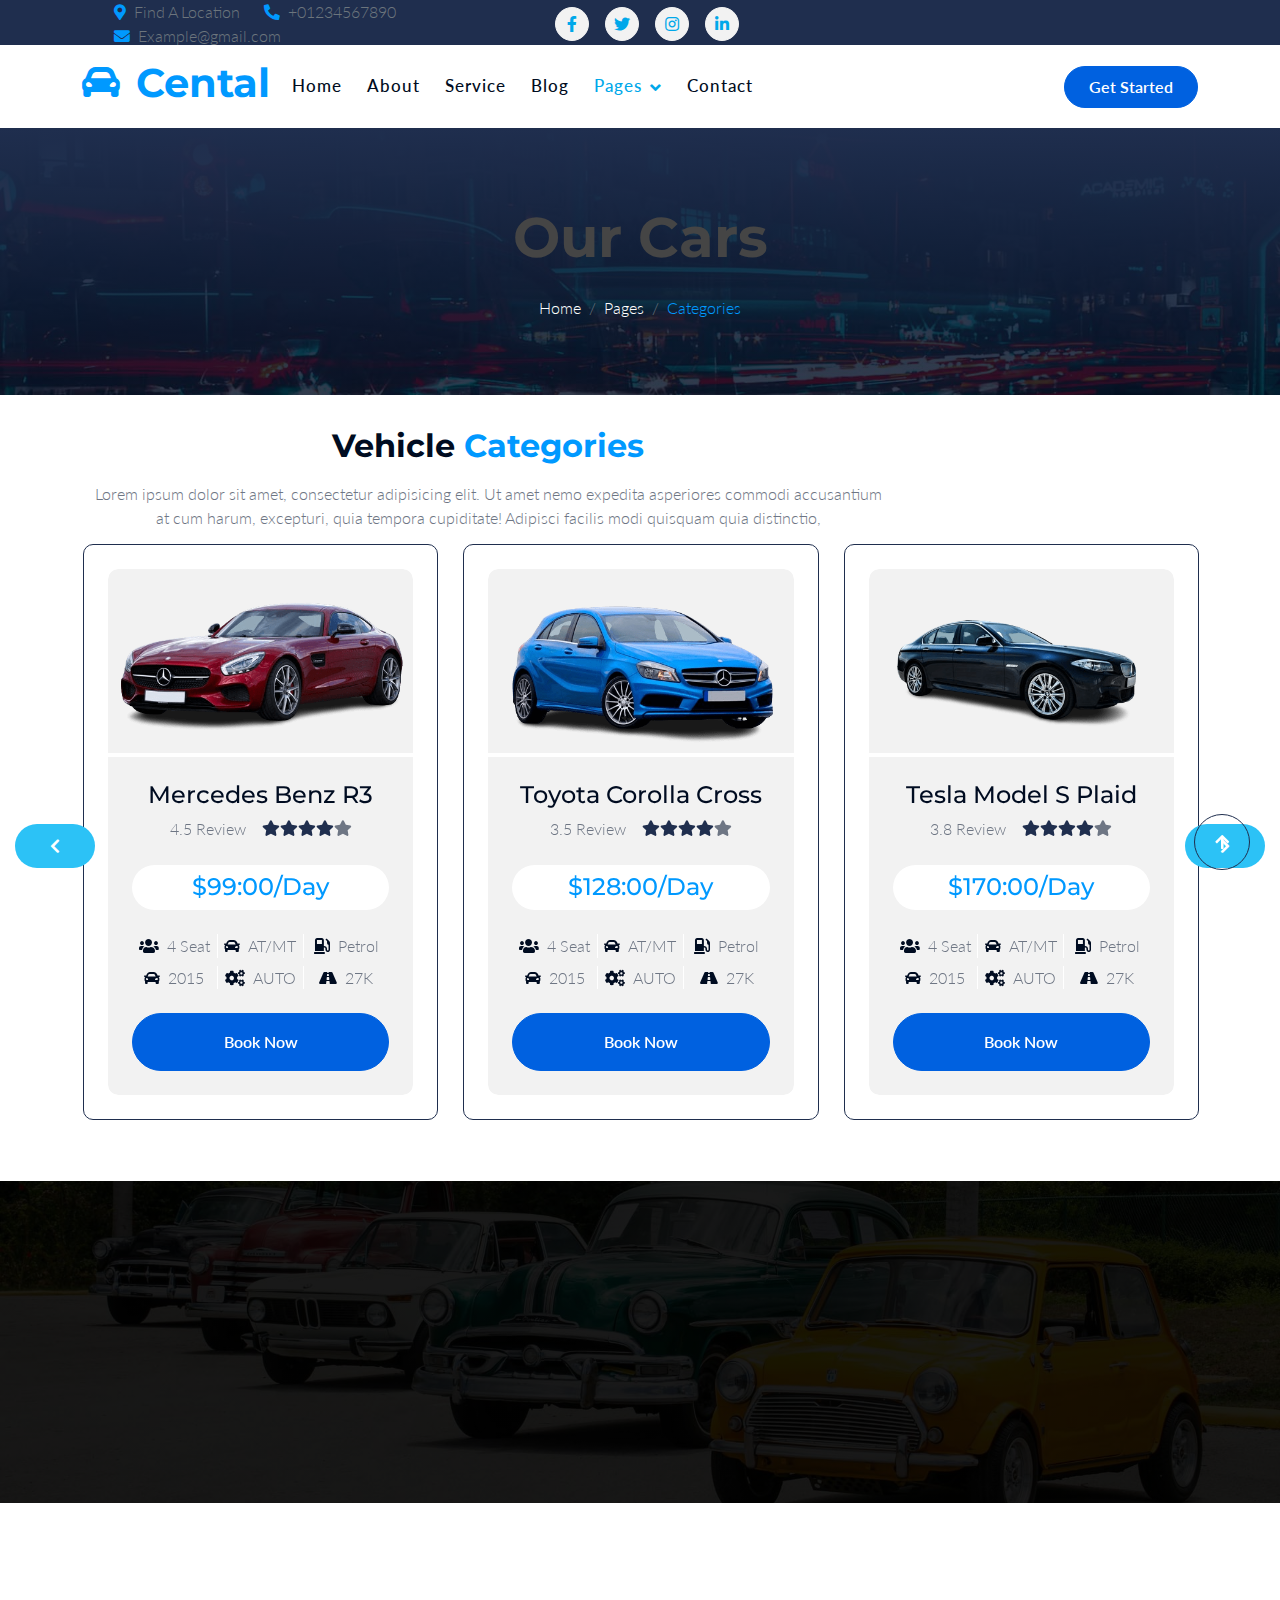
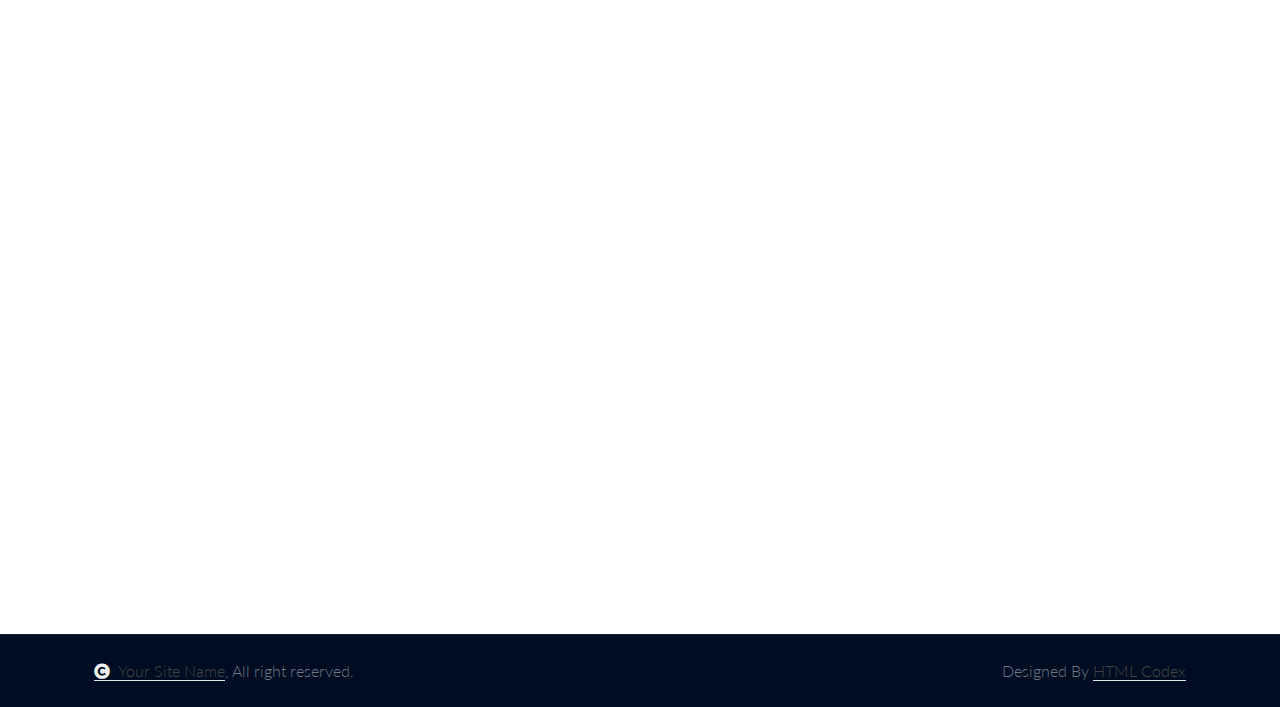
<file: cars.html>
<!DOCTYPE html>
<html lang="en">

    <head>
        <meta charset="utf-8">
        <title>Cental - Car Rent Website Template</title>
        <meta content="width=device-width, initial-scale=1.0" name="viewport">
        <meta content="" name="keywords">
        <meta content="" name="description">

        <!-- Google Web Fonts -->
        <link rel="preconnect" href="https://fonts.googleapis.com">
        <link rel="preconnect" href="https://fonts.gstatic.com" crossorigin>
        <link href="https://fonts.googleapis.com/css2?family=Lato:ital,wght@0,400;0,700;0,900;1,400;1,700;1,900&family=Montserrat:ital,wght@0,100..900;1,100..900&display=swap" rel="stylesheet"> 

        <!-- Icon Font Stylesheet -->
        <link rel="stylesheet" href="https://use.fontawesome.com/releases/v5.15.4/css/all.css"/>
        <link href="https://cdn.jsdelivr.net/npm/bootstrap-icons@1.4.1/font/bootstrap-icons.css" rel="stylesheet">

        <!-- Libraries Stylesheet -->
        <link href="lib/animate/animate.min.css" rel="stylesheet">
        <link href="lib/owlcarousel/assets/owl.carousel.min.css" rel="stylesheet">


        <!-- Customized Bootstrap Stylesheet -->
        <link href="css/bootstrap.min.css" rel="stylesheet">

        <!-- Template Stylesheet -->
        <link href="css/style.css" rel="stylesheet">
    </head>

    <body>

        <!-- Spinner Start -->
        <div id="spinner" class="show bg-white position-fixed translate-middle w-100 vh-100 top-50 start-50 d-flex align-items-center justify-content-center">
            <div class="spinner-border text-primary" style="width: 3rem; height: 3rem;" role="status">
                <span class="sr-only">Loading...</span>
            </div>
        </div>
        <!-- Spinner End -->

        <!-- Topbar Start -->
        <div class="container-fluid topbar bg-secondary d-none d-xl-block w-100">
            <div class="container">
                <div class="row gx-0 align-items-center" style="height: 45px;">
                    <div class="col-lg-6 text-center text-lg-start mb-lg-0">
                        <div class="d-flex flex-wrap">
                            <a href="#" class="text-muted me-4"><i class="fas fa-map-marker-alt text-primary me-2"></i>Find A Location</a>
                            <a href="tel:+01234567890" class="text-muted me-4"><i class="fas fa-phone-alt text-primary me-2"></i>+01234567890</a>
                            <a href="mailto:example@gmail.com" class="text-muted me-0"><i class="fas fa-envelope text-primary me-2"></i>Example@gmail.com</a>
                        </div>
                    </div>
                    <div class="col-lg-6 text-center text-lg-end">
                        <div class="d-flex align-items-center justify-content-end">
                            <a href="#" class="btn btn-light btn-sm-square rounded-circle me-3"><i class="fab fa-facebook-f"></i></a>
                            <a href="#" class="btn btn-light btn-sm-square rounded-circle me-3"><i class="fab fa-twitter"></i></a>
                            <a href="#" class="btn btn-light btn-sm-square rounded-circle me-3"><i class="fab fa-instagram"></i></a>
                            <a href="#" class="btn btn-light btn-sm-square rounded-circle me-0"><i class="fab fa-linkedin-in"></i></a>
                        </div>
                    </div>
                </div>
            </div>
        </div>
        <!-- Topbar End -->

        <!-- Navbar & Hero Start -->
        <div class="container-fluid nav-bar sticky-top px-0 px-lg-4 py-2 py-lg-0">
            <div class="container">
                <nav class="navbar navbar-expand-lg navbar-light">
                    <a href="" class="navbar-brand p-0">
                        <h1 class="display-6 text-primary"><i class="fas fa-car-alt me-3"></i></i>Cental</h1>
                        <!-- <img src="img/logo.png" alt="Logo"> -->
                    </a>
                    <button class="navbar-toggler" type="button" data-bs-toggle="collapse" data-bs-target="#navbarCollapse">
                        <span class="fa fa-bars"></span>
                    </button>
                    <div class="collapse navbar-collapse" id="navbarCollapse">
                        <div class="navbar-nav mx-auto py-0">
                            <a href="index.html" class="nav-item nav-link">Home</a>
                            <a href="about.html" class="nav-item nav-link">About</a>
                            <a href="service.html" class="nav-item nav-link">Service</a>
                            <a href="blog.html" class="nav-item nav-link">Blog</a>
                            
                            <div class="nav-item dropdown">
                                <a href="#" class="nav-link dropdown-toggle active" data-bs-toggle="dropdown">Pages</a>
                                <div class="dropdown-menu m-0">
                                    <a href="feature.html" class="dropdown-item">Our Feature</a>
                                    <a href="cars.html" class="dropdown-item active">Our Cars</a>
                                    <a href="team.html" class="dropdown-item">Our Team</a>
                                    <a href="testimonial.html" class="dropdown-item">Testimonial</a>
                                    <a href="404.html" class="dropdown-item">404 Page</a>
                                </div>
                            </div>
                            <a href="contact.html" class="nav-item nav-link">Contact</a>
                        </div>
                        <a href="#" class="btn btn-primary rounded-pill py-2 px-4">Get Started</a>
                    </div>
                </nav>
            </div>
        </div>
        <!-- Navbar & Hero End -->

        <!-- Header Start -->
        <div class="container-fluid bg-breadcrumb">
            <div class="container text-center py-5" style="max-width: 900px;">
                <h4 class="text-white display-4 mb-4 wow fadeInDown" data-wow-delay="0.1s">Our Cars</h4>
                <ol class="breadcrumb d-flex justify-content-center mb-0 wow fadeInDown" data-wow-delay="0.3s">
                    <li class="breadcrumb-item"><a href="index.html">Home</a></li>
                    <li class="breadcrumb-item"><a href="#">Pages</a></li>
                    <li class="breadcrumb-item active text-primary">Categories</li>
                </ol>    
            </div>
        </div>
        <!-- Header End -->

        <!-- Car categories Start -->
        <div class="container-fluid categories py-5">
            <div class="container py-5">
                <div class="text-center mx-auto pb-5 wow fadeInUp" data-wow-delay="0.1s" style="max-width: 800px;">
                    <h1 class="display-5 text-capitalize mb-3">Vehicle <span class="text-primary">Categories</span></h1>
                    <p class="mb-0">Lorem ipsum dolor sit amet, consectetur adipisicing elit. Ut amet nemo expedita asperiores commodi accusantium at cum harum, excepturi, quia tempora cupiditate! Adipisci facilis modi quisquam quia distinctio,
                    </p>
                </div>
                <div class="categories-carousel owl-carousel wow fadeInUp" data-wow-delay="0.1s">
                    <div class="categories-item p-4">
                        <div class="categories-item-inner">
                            <div class="categories-img rounded-top">
                                <img src="img/car-1.png" class="img-fluid w-100 rounded-top" alt="">
                            </div>
                            <div class="categories-content rounded-bottom p-4">
                                <h4>Mercedes Benz R3</h4>
                                <div class="categories-review mb-4">
                                    <div class="me-3">4.5 Review</div>
                                    <div class="d-flex justify-content-center text-secondary">
                                        <i class="fas fa-star"></i>
                                        <i class="fas fa-star"></i>
                                        <i class="fas fa-star"></i>
                                        <i class="fas fa-star"></i>
                                        <i class="fas fa-star text-body"></i>
                                    </div>
                                </div>
                                <div class="mb-4">
                                    <h4 class="bg-white text-primary rounded-pill py-2 px-4 mb-0">$99:00/Day</h4>
                                </div>
                                <div class="row gy-2 gx-0 text-center mb-4">
                                    <div class="col-4 border-end border-white">
                                        <i class="fa fa-users text-dark"></i> <span class="text-body ms-1">4 Seat</span>
                                    </div>
                                    <div class="col-4 border-end border-white">
                                        <i class="fa fa-car text-dark"></i> <span class="text-body ms-1">AT/MT</span>
                                    </div>
                                    <div class="col-4">
                                        <i class="fa fa-gas-pump text-dark"></i> <span class="text-body ms-1">Petrol</span>
                                    </div>
                                    <div class="col-4 border-end border-white">
                                        <i class="fa fa-car text-dark"></i> <span class="text-body ms-1">2015</span>
                                    </div>
                                    <div class="col-4 border-end border-white">
                                        <i class="fa fa-cogs text-dark"></i> <span class="text-body ms-1">AUTO</span>
                                    </div>
                                    <div class="col-4">
                                        <i class="fa fa-road text-dark"></i> <span class="text-body ms-1">27K</span>
                                    </div>
                                </div>
                                <a href="#" class="btn btn-primary rounded-pill d-flex justify-content-center py-3">Book Now</a>
                            </div>
                        </div>
                    </div>
                    <div class="categories-item p-4">
                        <div class="categories-item-inner">
                            <div class="categories-img rounded-top">
                                <img src="img/car-2.png" class="img-fluid w-100 rounded-top" alt="">
                            </div>
                            <div class="categories-content rounded-bottom p-4">
                                <h4>Toyota Corolla Cross</h4>
                                <div class="categories-review mb-4">
                                    <div class="me-3">3.5 Review</div>
                                    <div class="d-flex justify-content-center text-secondary">
                                        <i class="fas fa-star"></i>
                                        <i class="fas fa-star"></i>
                                        <i class="fas fa-star"></i>
                                        <i class="fas fa-star"></i>
                                        <i class="fas fa-star text-body"></i>
                                    </div>
                                </div>
                                <div class="mb-4">
                                    <h4 class="bg-white text-primary rounded-pill py-2 px-4 mb-0">$128:00/Day</h4>
                                </div>
                                <div class="row gy-2 gx-0 text-center mb-4">
                                    <div class="col-4 border-end border-white">
                                        <i class="fa fa-users text-dark"></i> <span class="text-body ms-1">4 Seat</span>
                                    </div>
                                    <div class="col-4 border-end border-white">
                                        <i class="fa fa-car text-dark"></i> <span class="text-body ms-1">AT/MT</span>
                                    </div>
                                    <div class="col-4">
                                        <i class="fa fa-gas-pump text-dark"></i> <span class="text-body ms-1">Petrol</span>
                                    </div>
                                    <div class="col-4 border-end border-white">
                                        <i class="fa fa-car text-dark"></i> <span class="text-body ms-1">2015</span>
                                    </div>
                                    <div class="col-4 border-end border-white">
                                        <i class="fa fa-cogs text-dark"></i> <span class="text-body ms-1">AUTO</span>
                                    </div>
                                    <div class="col-4">
                                        <i class="fa fa-road text-dark"></i> <span class="text-body ms-1">27K</span>
                                    </div>
                                </div>
                                <a href="#" class="btn btn-primary rounded-pill d-flex justify-content-center py-3">Book Now</a>
                            </div>
                        </div>
                    </div>
                    <div class="categories-item p-4">
                        <div class="categories-item-inner">
                            <div class="categories-img rounded-top">
                                <img src="img/car-3.png" class="img-fluid w-100 rounded-top" alt="">
                            </div>
                            <div class="categories-content rounded-bottom p-4">
                                <h4>Tesla Model S Plaid</h4>
                                <div class="categories-review mb-4">
                                    <div class="me-3">3.8 Review</div>
                                    <div class="d-flex justify-content-center text-secondary">
                                        <i class="fas fa-star"></i>
                                        <i class="fas fa-star"></i>
                                        <i class="fas fa-star"></i>
                                        <i class="fas fa-star"></i>
                                        <i class="fas fa-star text-body"></i>
                                    </div>
                                </div>
                                <div class="mb-4">
                                    <h4 class="bg-white text-primary rounded-pill py-2 px-4 mb-0">$170:00/Day</h4>
                                </div>
                                <div class="row gy-2 gx-0 text-center mb-4">
                                    <div class="col-4 border-end border-white">
                                        <i class="fa fa-users text-dark"></i> <span class="text-body ms-1">4 Seat</span>
                                    </div>
                                    <div class="col-4 border-end border-white">
                                        <i class="fa fa-car text-dark"></i> <span class="text-body ms-1">AT/MT</span>
                                    </div>
                                    <div class="col-4">
                                        <i class="fa fa-gas-pump text-dark"></i> <span class="text-body ms-1">Petrol</span>
                                    </div>
                                    <div class="col-4 border-end border-white">
                                        <i class="fa fa-car text-dark"></i> <span class="text-body ms-1">2015</span>
                                    </div>
                                    <div class="col-4 border-end border-white">
                                        <i class="fa fa-cogs text-dark"></i> <span class="text-body ms-1">AUTO</span>
                                    </div>
                                    <div class="col-4">
                                        <i class="fa fa-road text-dark"></i> <span class="text-body ms-1">27K</span>
                                    </div>
                                </div>
                                <a href="#" class="btn btn-primary rounded-pill d-flex justify-content-center py-3">Book Now</a>
                            </div>
                        </div>
                    </div>
                    <div class="categories-item p-4">
                        <div class="categories-item-inner">
                            <div class="categories-img rounded-top">
                                <img src="img/car-4.png" class="img-fluid w-100 rounded-top" alt="">
                            </div>
                            <div class="categories-content rounded-bottom p-4">
                                <h4>Hyundai Kona Electric</h4>
                                <div class="categories-review mb-4">
                                    <div class="me-3">4.8 Review</div>
                                    <div class="d-flex justify-content-center text-secondary">
                                        <i class="fas fa-star"></i>
                                        <i class="fas fa-star"></i>
                                        <i class="fas fa-star"></i>
                                        <i class="fas fa-star"></i>
                                        <i class="fas fa-star"></i>
                                    </div>
                                </div>
                                <div class="mb-4">
                                    <h4 class="bg-white text-primary rounded-pill py-2 px-4 mb-0">$187:00/Day</h4>
                                </div>
                                <div class="row gy-2 gx-0 text-center mb-4">
                                    <div class="col-4 border-end border-white">
                                        <i class="fa fa-users text-dark"></i> <span class="text-body ms-1">4 Seat</span>
                                    </div>
                                    <div class="col-4 border-end border-white">
                                        <i class="fa fa-car text-dark"></i> <span class="text-body ms-1">AT/MT</span>
                                    </div>
                                    <div class="col-4">
                                        <i class="fa fa-gas-pump text-dark"></i> <span class="text-body ms-1">Petrol</span>
                                    </div>
                                    <div class="col-4 border-end border-white">
                                        <i class="fa fa-car text-dark"></i> <span class="text-body ms-1">2015</span>
                                    </div>
                                    <div class="col-4 border-end border-white">
                                        <i class="fa fa-cogs text-dark"></i> <span class="text-body ms-1">AUTO</span>
                                    </div>
                                    <div class="col-4">
                                        <i class="fa fa-road text-dark"></i> <span class="text-body ms-1">27K</span>
                                    </div>
                                </div>
                                <a href="#" class="btn btn-primary rounded-pill d-flex justify-content-center py-3">Book Now</a>
                            </div>
                        </div>
                    </div>
                </div>
            </div>
        </div>
        <!-- Car categories End -->

        <!-- Car Steps Start -->
        <div class="container-fluid steps py-5">
            <div class="container py-5">
                <div class="text-center mx-auto pb-5 wow fadeInUp" data-wow-delay="0.1s" style="max-width: 800px;">
                    <h1 class="display-5 text-capitalize text-white mb-3">Cental<span class="text-primary"> Process</span></h1>
                    <p class="mb-0 text-white">Lorem ipsum dolor sit amet, consectetur adipisicing elit. Ut amet nemo expedita asperiores commodi accusantium at cum harum, excepturi, quia tempora cupiditate! Adipisci facilis modi quisquam quia distinctio,
                    </p>
                </div>
                <div class="row g-4">
                    <div class="col-lg-4 wow fadeInUp" data-wow-delay="0.1s">
                        <div class="steps-item p-4 mb-4">
                            <h4>Come In Contact</h4>
                            <p class="mb-0">Lorem ipsum dolor sit amet consectetur adipisicing elit. Ad, dolorem!</p>
                            <div class="setps-number">01.</div>
                        </div>
                    </div>
                    <div class="col-lg-4 wow fadeInUp" data-wow-delay="0.3s">
                        <div class="steps-item p-4 mb-4">
                            <h4>Choose A Car</h4>
                            <p class="mb-0">Lorem ipsum dolor sit amet consectetur adipisicing elit. Ad, dolorem!</p>
                            <div class="setps-number">02.</div>
                        </div>
                    </div>
                    <div class="col-lg-4 wow fadeInUp" data-wow-delay="0.5s">
                        <div class="steps-item p-4 mb-4">
                            <h4>Enjoy Driving</h4>
                            <p class="mb-0">Lorem ipsum dolor sit amet consectetur adipisicing elit. Ad, dolorem!</p>
                            <div class="setps-number">03.</div>
                        </div>
                    </div>
                </div>
            </div>
        </div>
        <!-- Car Steps End -->

        <!-- Banner Start -->
        <div class="container-fluid banner py-5 wow zoomInDown" data-wow-delay="0.1s">
            <div class="container py-5">
                <div class="banner-item rounded">
                    <img src="img/banner-1.jpg" class="img-fluid rounded w-100" alt="">
                    <div class="banner-content">
                        <h2 class="text-primary">Rent Your Car</h2>
                        <h1 class="text-white">Interested in Renting?</h1>
                        <p class="text-white">Don't hesitate and send us a message.</p>
                        <div class="banner-btn">
                            <a href="#" class="btn btn-secondary rounded-pill py-3 px-4 px-md-5 me-2">WhatchApp</a>
                            <a href="#" class="btn btn-primary rounded-pill py-3 px-4 px-md-5 ms-2">Contact Us</a>
                        </div>
                    </div>
                </div>
            </div>
        </div>
        <!-- Banner End -->

        <!-- Footer Start -->
        <div class="container-fluid footer py-5 wow fadeIn" data-wow-delay="0.2s">
            <div class="container py-5">
                <div class="row g-5">
                    <div class="col-md-6 col-lg-6 col-xl-3">
                        <div class="footer-item d-flex flex-column">
                            <div class="footer-item">
                                <h4 class="text-white mb-4">About Us</h4>
                                <p class="mb-3">Dolor amet sit justo amet elitr clita ipsum elitr est.Lorem ipsum dolor sit amet, consectetur adipiscing elit consectetur adipiscing elit.</p>
                            </div>
                            <div class="position-relative">
                                <input class="form-control rounded-pill w-100 py-3 ps-4 pe-5" type="text" placeholder="Enter your email">
                                <button type="button" class="btn btn-secondary rounded-pill position-absolute top-0 end-0 py-2 mt-2 me-2">Subscribe</button>
                            </div>
                        </div>
                    </div>
                    <div class="col-md-6 col-lg-6 col-xl-3">
                        <div class="footer-item d-flex flex-column">
                            <h4 class="text-white mb-4">Quick Links</h4>
                            <a href="#"><i class="fas fa-angle-right me-2"></i> About</a>
                            <a href="#"><i class="fas fa-angle-right me-2"></i> Cars</a>
                            <a href="#"><i class="fas fa-angle-right me-2"></i> Car Types</a>
                            <a href="#"><i class="fas fa-angle-right me-2"></i> Team</a>
                            <a href="#"><i class="fas fa-angle-right me-2"></i> Contact us</a>
                            <a href="#"><i class="fas fa-angle-right me-2"></i> Terms & Conditions</a>
                        </div>
                    </div>
                    <div class="col-md-6 col-lg-6 col-xl-3">
                        <div class="footer-item d-flex flex-column">
                            <h4 class="text-white mb-4">Business Hours</h4>
                            <div class="mb-3">
                                <h6 class="text-muted mb-0">Mon - Friday:</h6>
                                <p class="text-white mb-0">09.00 am to 07.00 pm</p>
                            </div>
                            <div class="mb-3">
                                <h6 class="text-muted mb-0">Saturday:</h6>
                                <p class="text-white mb-0">10.00 am to 05.00 pm</p>
                            </div>
                            <div class="mb-3">
                                <h6 class="text-muted mb-0">Vacation:</h6>
                                <p class="text-white mb-0">All Sunday is our vacation</p>
                            </div>
                        </div>
                    </div>
                    <div class="col-md-6 col-lg-6 col-xl-3">
                        <div class="footer-item d-flex flex-column">
                            <h4 class="text-white mb-4">Contact Info</h4>
                            <a href="#"><i class="fa fa-map-marker-alt me-2"></i> 123 Street, New York, USA</a>
                            <a href="mailto:info@example.com"><i class="fas fa-envelope me-2"></i> info@example.com</a>
                            <a href="tel:+012 345 67890"><i class="fas fa-phone me-2"></i> +012 345 67890</a>
                            <a href="tel:+012 345 67890" class="mb-3"><i class="fas fa-print me-2"></i> +012 345 67890</a>
                            <div class="d-flex">
                                <a class="btn btn-secondary btn-md-square rounded-circle me-3" href=""><i class="fab fa-facebook-f text-white"></i></a>
                                <a class="btn btn-secondary btn-md-square rounded-circle me-3" href=""><i class="fab fa-twitter text-white"></i></a>
                                <a class="btn btn-secondary btn-md-square rounded-circle me-3" href=""><i class="fab fa-instagram text-white"></i></a>
                                <a class="btn btn-secondary btn-md-square rounded-circle me-0" href=""><i class="fab fa-linkedin-in text-white"></i></a>
                            </div>
                        </div>
                    </div>
                </div>
            </div>
        </div>
        <!-- Footer End -->
        
        <!-- Copyright Start -->
        <div class="container-fluid copyright py-4">
            <div class="container">
                <div class="row g-4 align-items-center">
                    <div class="col-md-6 text-center text-md-start mb-md-0">
                        <span class="text-body"><a href="#" class="border-bottom text-white"><i class="fas fa-copyright text-light me-2"></i>Your Site Name</a>, All right reserved.</span>
                    </div>
                    <div class="col-md-6 text-center text-md-end text-body">
                        <!--/*** This template is free as long as you keep the below author’s credit link/attribution link/backlink. ***/-->
                        <!--/*** If you'd like to use the template without the below author’s credit link/attribution link/backlink, ***/-->
                        <!--/*** you can purchase the Credit Removal License from "https://htmlcodex.com/credit-removal". ***/-->
                        Designed By <a class="border-bottom text-white" href="https://htmlcodex.com">HTML Codex</a>
                    </div>
                </div>
            </div>
        </div>
        <!-- Copyright End -->


        <!-- Back to Top -->
        <a href="#" class="btn btn-secondary btn-lg-square rounded-circle back-to-top"><i class="fa fa-arrow-up"></i></a>   

        
    <!-- JavaScript Libraries -->
    <script src="https://ajax.googleapis.com/ajax/libs/jquery/3.6.4/jquery.min.js"></script>
    <script src="https://cdn.jsdelivr.net/npm/bootstrap@5.0.0/dist/js/bootstrap.bundle.min.js"></script>
    <script src="lib/wow/wow.min.js"></script>
    <script src="lib/easing/easing.min.js"></script>
    <script src="lib/waypoints/waypoints.min.js"></script>
    <script src="lib/counterup/counterup.min.js"></script>
    <script src="lib/owlcarousel/owl.carousel.min.js"></script>
    

    <!-- Template Javascript -->
    <script src="js/main.js"></script>
    </body>

</html>
</file>
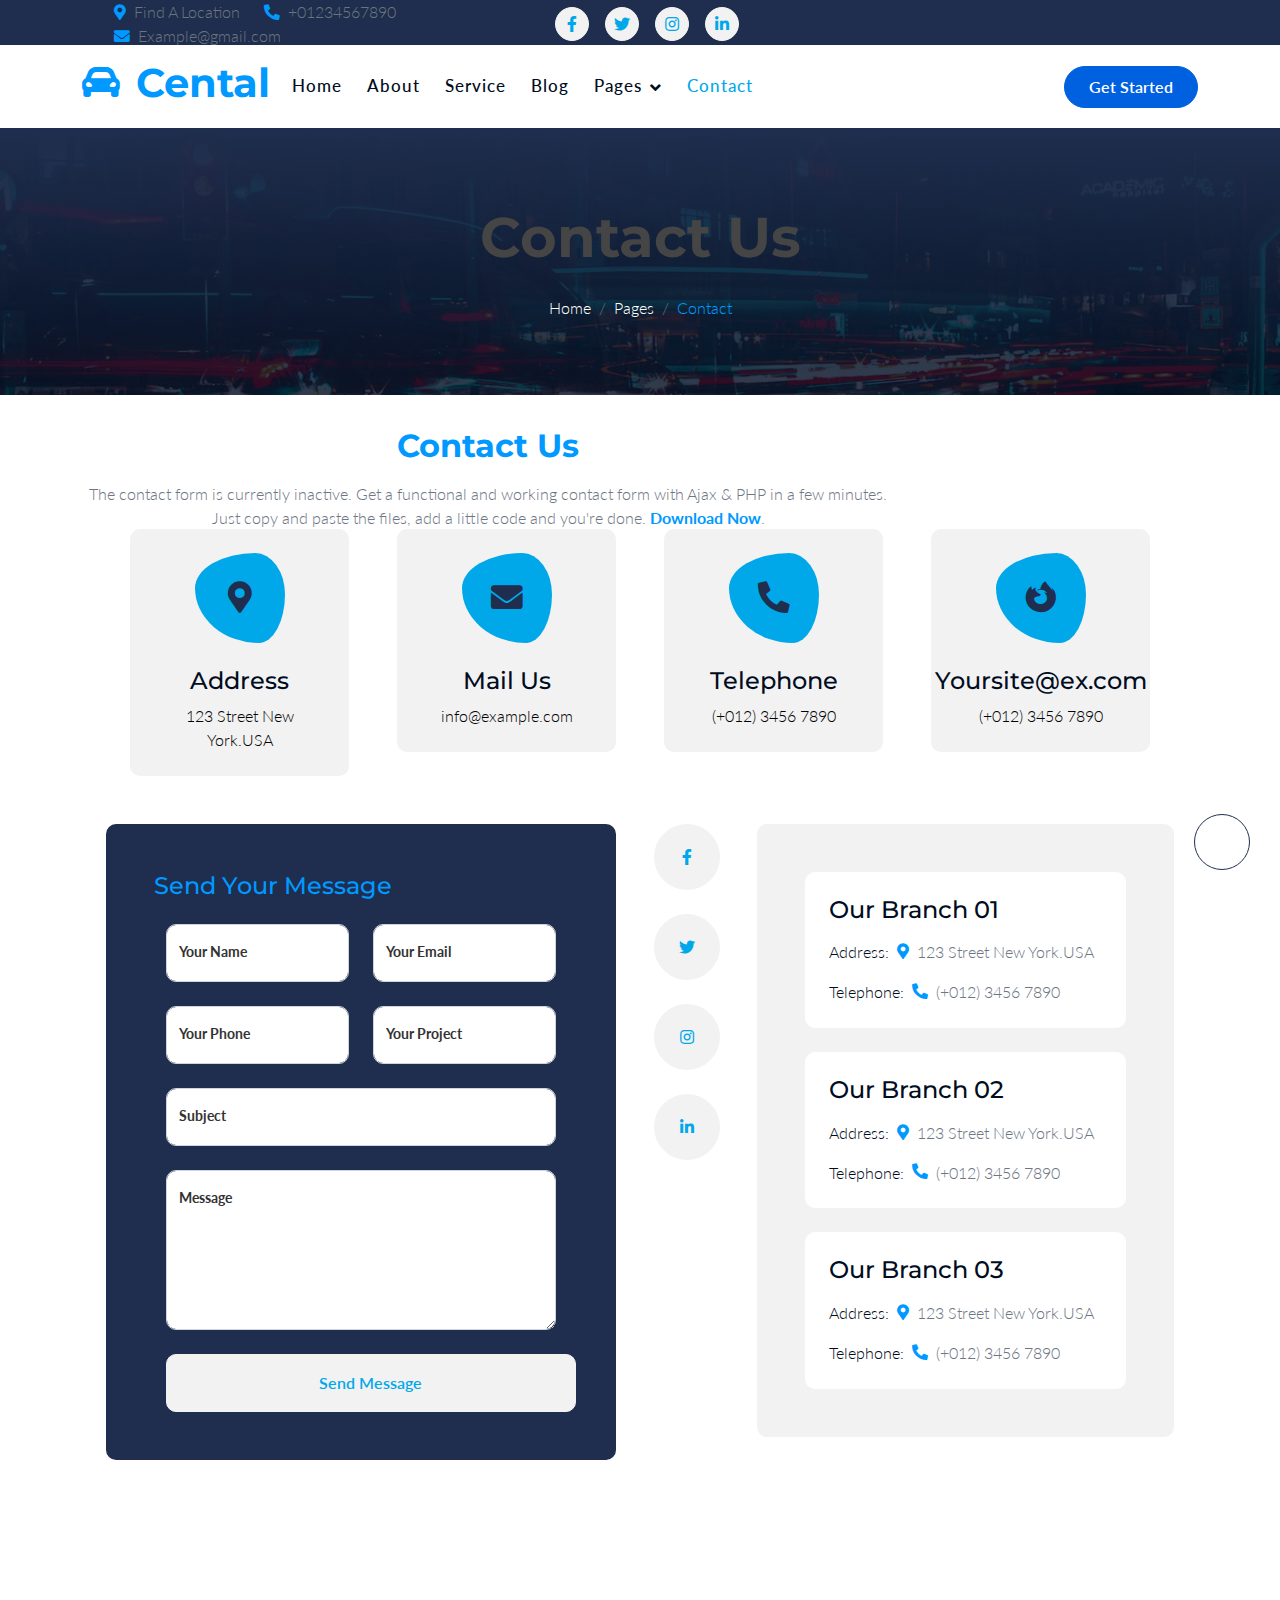
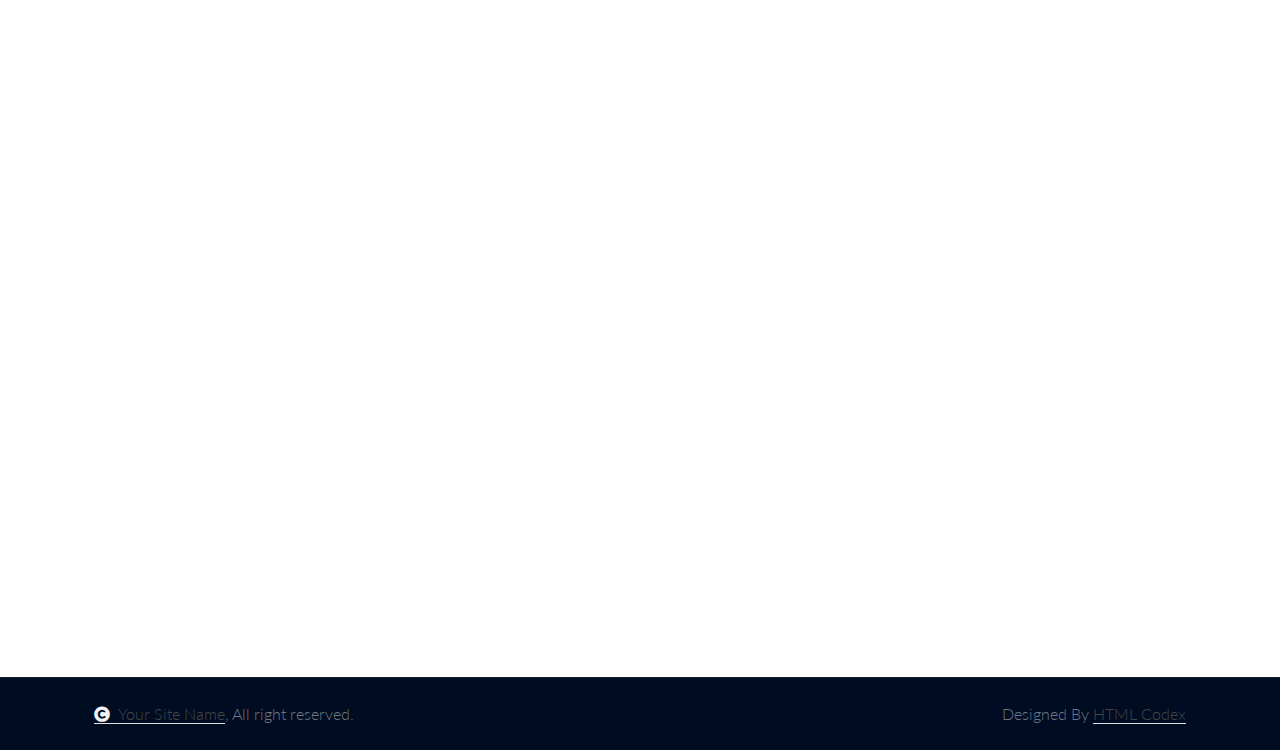
<file: contact.html>
<!DOCTYPE html>
<html lang="en">

    <head>
        <meta charset="utf-8">
        <title>Cental - Car Rent Website Template</title>
        <meta content="width=device-width, initial-scale=1.0" name="viewport">
        <meta content="" name="keywords">
        <meta content="" name="description">

        <!-- Google Web Fonts -->
        <link rel="preconnect" href="https://fonts.googleapis.com">
        <link rel="preconnect" href="https://fonts.gstatic.com" crossorigin>
        <link href="https://fonts.googleapis.com/css2?family=Lato:ital,wght@0,400;0,700;0,900;1,400;1,700;1,900&family=Montserrat:ital,wght@0,100..900;1,100..900&display=swap" rel="stylesheet"> 

        <!-- Icon Font Stylesheet -->
        <link rel="stylesheet" href="https://use.fontawesome.com/releases/v5.15.4/css/all.css"/>
        <link href="https://cdn.jsdelivr.net/npm/bootstrap-icons@1.4.1/font/bootstrap-icons.css" rel="stylesheet">

        <!-- Libraries Stylesheet -->
        <link href="lib/animate/animate.min.css" rel="stylesheet">
        <link href="lib/owlcarousel/assets/owl.carousel.min.css" rel="stylesheet">


        <!-- Customized Bootstrap Stylesheet -->
        <link href="css/bootstrap.min.css" rel="stylesheet">

        <!-- Template Stylesheet -->
        <link href="css/style.css" rel="stylesheet">
    </head>

    <body>

        <!-- Spinner Start -->
        <div id="spinner" class="show bg-white position-fixed translate-middle w-100 vh-100 top-50 start-50 d-flex align-items-center justify-content-center">
            <div class="spinner-border text-primary" style="width: 3rem; height: 3rem;" role="status">
                <span class="sr-only">Loading...</span>
            </div>
        </div>
        <!-- Spinner End -->

        <!-- Topbar Start -->
        <div class="container-fluid topbar bg-secondary d-none d-xl-block w-100">
            <div class="container">
                <div class="row gx-0 align-items-center" style="height: 45px;">
                    <div class="col-lg-6 text-center text-lg-start mb-lg-0">
                        <div class="d-flex flex-wrap">
                            <a href="#" class="text-muted me-4"><i class="fas fa-map-marker-alt text-primary me-2"></i>Find A Location</a>
                            <a href="tel:+01234567890" class="text-muted me-4"><i class="fas fa-phone-alt text-primary me-2"></i>+01234567890</a>
                            <a href="mailto:example@gmail.com" class="text-muted me-0"><i class="fas fa-envelope text-primary me-2"></i>Example@gmail.com</a>
                        </div>
                    </div>
                    <div class="col-lg-6 text-center text-lg-end">
                        <div class="d-flex align-items-center justify-content-end">
                            <a href="#" class="btn btn-light btn-sm-square rounded-circle me-3"><i class="fab fa-facebook-f"></i></a>
                            <a href="#" class="btn btn-light btn-sm-square rounded-circle me-3"><i class="fab fa-twitter"></i></a>
                            <a href="#" class="btn btn-light btn-sm-square rounded-circle me-3"><i class="fab fa-instagram"></i></a>
                            <a href="#" class="btn btn-light btn-sm-square rounded-circle me-0"><i class="fab fa-linkedin-in"></i></a>
                        </div>
                    </div>
                </div>
            </div>
        </div>
        <!-- Topbar End -->

        <!-- Navbar & Hero Start -->
        <div class="container-fluid nav-bar sticky-top px-0 px-lg-4 py-2 py-lg-0">
            <div class="container">
                <nav class="navbar navbar-expand-lg navbar-light">
                    <a href="" class="navbar-brand p-0">
                        <h1 class="display-6 text-primary"><i class="fas fa-car-alt me-3"></i></i>Cental</h1>
                        <!-- <img src="img/logo.png" alt="Logo"> -->
                    </a>
                    <button class="navbar-toggler" type="button" data-bs-toggle="collapse" data-bs-target="#navbarCollapse">
                        <span class="fa fa-bars"></span>
                    </button>
                    <div class="collapse navbar-collapse" id="navbarCollapse">
                        <div class="navbar-nav mx-auto py-0">
                            <a href="index.html" class="nav-item nav-link">Home</a>
                            <a href="about.html" class="nav-item nav-link">About</a>
                            <a href="service.html" class="nav-item nav-link">Service</a>
                            <a href="blog.html" class="nav-item nav-link">Blog</a>
                            
                            <div class="nav-item dropdown">
                                <a href="#" class="nav-link dropdown-toggle" data-bs-toggle="dropdown">Pages</a>
                                <div class="dropdown-menu m-0">
                                    <a href="feature.html" class="dropdown-item">Our Feature</a>
                                    <a href="cars.html" class="dropdown-item">Our Cars</a>
                                    <a href="team.html" class="dropdown-item">Our Team</a>
                                    <a href="testimonial.html" class="dropdown-item">Testimonial</a>
                                    <a href="404.html" class="dropdown-item">404 Page</a>
                                </div>
                            </div>
                            <a href="contact.html" class="nav-item nav-link active">Contact</a>
                        </div>
                        <a href="#" class="btn btn-primary rounded-pill py-2 px-4">Get Started</a>
                    </div>
                </nav>
            </div>
        </div>
        <!-- Navbar & Hero End -->

        <!-- Header Start -->
        <div class="container-fluid bg-breadcrumb">
            <div class="container text-center py-5" style="max-width: 900px;">
                <h4 class="text-white display-4 mb-4 wow fadeInDown" data-wow-delay="0.1s">Contact Us</h4>
                <ol class="breadcrumb d-flex justify-content-center mb-0 wow fadeInDown" data-wow-delay="0.3s">
                    <li class="breadcrumb-item"><a href="index.html">Home</a></li>
                    <li class="breadcrumb-item"><a href="#">Pages</a></li>
                    <li class="breadcrumb-item active text-primary">Contact</li>
                </ol>    
            </div>
        </div>
        <!-- Header End -->

        <!-- Contact Start -->
        <div class="container-fluid contact py-5">
            <div class="container py-5">
                <div class="text-center mx-auto pb-5 wow fadeInUp" data-wow-delay="0.1s" style="max-width: 800px;">
                    <h1 class="display-5 text-capitalize text-primary mb-3">Contact Us</h1>
                    <p class="mb-0">The contact form is currently inactive. Get a functional and working contact form with Ajax & PHP in a few minutes. Just copy and paste the files, add a little code and you're done. <a class="text-primary fw-bold" href="https://htmlcodex.com/contact-form">Download Now</a>.</p>
                </div>
                <div class="row g-5">
                    <div class="col-12 wow fadeInUp" data-wow-delay="0.1s">
                        <div class="row g-5">
                            <div class="col-md-6 col-lg-6 col-xl-3">
                                <div class="contact-add-item p-4">
                                    <div class="contact-icon mb-4">
                                        <i class="fas fa-map-marker-alt fa-2x"></i>
                                    </div>
                                    <div>
                                        <h4>Address</h4>
                                        <p class="mb-0">123 Street New York.USA</p>
                                    </div>
                                </div>
                            </div>
                            <div class="col-md-6 col-lg-6 col-xl-3 wow fadeInUp" data-wow-delay="0.3s">
                                <div class="contact-add-item p-4">
                                    <div class="contact-icon mb-4">
                                        <i class="fas fa-envelope fa-2x"></i>
                                    </div>
                                    <div>
                                        <h4>Mail Us</h4>
                                        <p class="mb-0">info@example.com</p>
                                    </div>
                                </div>
                            </div>
                            <div class="col-md-6 col-lg-6 col-xl-3 wow fadeInUp" data-wow-delay="0.5s">
                                <div class="contact-add-item p-4">
                                    <div class="contact-icon mb-4">
                                        <i class="fa fa-phone-alt fa-2x"></i>
                                    </div>
                                    <div>
                                        <h4>Telephone</h4>
                                        <p class="mb-0">(+012) 3456 7890</p>
                                    </div>
                                </div>
                            </div>
                            <div class="col-md-6 col-lg-6 col-xl-3 wow fadeInUp" data-wow-delay="0.7s">
                                <div class="contact-add-item p-4">
                                    <div class="contact-icon mb-4">
                                        <i class="fab fa-firefox-browser fa-2x"></i>
                                    </div>
                                    <div>
                                        <h4>Yoursite@ex.com</h4>
                                        <p class="mb-0">(+012) 3456 7890</p>
                                    </div>
                                </div>
                            </div>
                        </div>
                    </div>
                    <div class="col-xl-6 wow fadeInUp" data-wow-delay="0.1s">
                        <div class="bg-secondary p-5 rounded">
                            <h4 class="text-primary mb-4">Send Your Message</h4>
                            <form>
                                <div class="row g-4">
                                    <div class="col-lg-12 col-xl-6">
                                        <div class="form-floating">
                                            <input type="text" class="form-control" id="name" placeholder="Your Name">
                                            <label for="name">Your Name</label>
                                        </div>
                                    </div>
                                    <div class="col-lg-12 col-xl-6">
                                        <div class="form-floating">
                                            <input type="email" class="form-control" id="email" placeholder="Your Email">
                                            <label for="email">Your Email</label>
                                        </div>
                                    </div>
                                    <div class="col-lg-12 col-xl-6">
                                        <div class="form-floating">
                                            <input type="phone" class="form-control" id="phone" placeholder="Phone">
                                            <label for="phone">Your Phone</label>
                                        </div>
                                    </div>
                                    <div class="col-lg-12 col-xl-6">
                                        <div class="form-floating">
                                            <input type="text" class="form-control" id="project" placeholder="Project">
                                            <label for="project">Your Project</label>
                                        </div>
                                    </div>
                                    <div class="col-12">
                                        <div class="form-floating">
                                            <input type="text" class="form-control" id="subject" placeholder="Subject">
                                            <label for="subject">Subject</label>
                                        </div>
                                    </div>
                                    <div class="col-12">
                                        <div class="form-floating">
                                            <textarea class="form-control" placeholder="Leave a message here" id="message" style="height: 160px"></textarea>
                                            <label for="message">Message</label>
                                        </div>

                                    </div>
                                    <div class="col-12">
                                        <button class="btn btn-light w-100 py-3">Send Message</button>
                                    </div>
                                </div>
                            </form>
                        </div>
                    </div> 
                    <div class="col-12 col-xl-1 wow fadeInUp" data-wow-delay="0.3s">
                        <div class="d-flex flex-xl-column align-items-center justify-content-center">
                            <a class="btn btn-xl-square btn-light rounded-circle mb-0 mb-xl-4 me-4 me-xl-0" href=""><i class="fab fa-facebook-f"></i></a>
                            <a class="btn btn-xl-square btn-light rounded-circle mb-0 mb-xl-4 me-4 me-xl-0" href=""><i class="fab fa-twitter"></i></a>
                            <a class="btn btn-xl-square btn-light rounded-circle mb-0 mb-xl-4 me-4 me-xl-0" href=""><i class="fab fa-instagram"></i></a>
                            <a class="btn btn-xl-square btn-light rounded-circle mb-0 mb-xl-0 me-0 me-xl-0" href=""><i class="fab fa-linkedin-in"></i></a>
                        </div>
                    </div>
                    <div class="col-12 col-xl-5 wow fadeInUp" data-wow-delay="0.1s">
                        <div class="p-5 bg-light rounded">
                            <div class="bg-white rounded p-4 mb-4">
                                <h4 class="mb-3">Our Branch 01</h4>
                                <div class="d-flex align-items-center flex-shrink-0 mb-3">
                                    <p class="mb-0 text-dark me-2">Address:</p><i class="fas fa-map-marker-alt text-primary me-2"></i><p class="mb-0">123 Street New York.USA</p>
                                </div>
                                <div class="d-flex align-items-center">
                                    <p class="mb-0 text-dark me-2">Telephone:</p><i class="fa fa-phone-alt text-primary me-2"></i><p class="mb-0">(+012) 3456 7890</p>
                                </div>
                            </div>
                            <div class="bg-white rounded p-4 mb-4">
                                <h4 class="mb-3">Our Branch 02</h4>
                                <div class="d-flex align-items-center mb-3">
                                    <p class="mb-0 text-dark me-2">Address:</p><i class="fas fa-map-marker-alt text-primary me-2"></i><p class="mb-0">123 Street New York.USA</p>
                                </div>
                                <div class="d-flex align-items-center">
                                    <p class="mb-0 text-dark me-2">Telephone:</p><i class="fa fa-phone-alt text-primary me-2"></i><p class="mb-0">(+012) 3456 7890</p>
                                </div>
                            </div>
                            <div class="bg-white rounded p-4 mb-0">
                                <h4 class="mb-3">Our Branch 03</h4>
                                <div class="d-flex align-items-center mb-3">
                                    <p class="mb-0 text-dark me-2">Address:</p><i class="fas fa-map-marker-alt text-primary me-2"></i><p class="mb-0">123 Street New York.USA</p>
                                </div>
                                <div class="d-flex align-items-center">
                                    <p class="mb-0 text-dark me-2">Telephone:</p><i class="fa fa-phone-alt text-primary me-2"></i><p class="mb-0">(+012) 3456 7890</p>
                                </div>
                            </div>
                        </div>
                    </div>
                    <div class="col-12">
                        <div class="rounded">
                            <iframe class="rounded w-100" 
                            style="height: 400px;" src="https://www.google.com/maps/embed?pb=!1m18!1m12!1m3!1d387191.33750346623!2d-73.97968099999999!3d40.6974881!2m3!1f0!2f0!3f0!3m2!1i1024!2i768!4f13.1!3m3!1m2!1s0x89c24fa5d33f083b%3A0xc80b8f06e177fe62!2sNew%20York%2C%20NY%2C%20USA!5e0!3m2!1sen!2sbd!4v1694259649153!5m2!1sen!2sbd" 
                            loading="lazy" referrerpolicy="no-referrer-when-downgrade"></iframe>
                        </div>
                    </div>

                </div>
            </div>
        </div>
        <!-- Contact End -->

        <!-- Footer Start -->
        <div class="container-fluid footer py-5 wow fadeIn" data-wow-delay="0.2s">
            <div class="container py-5">
                <div class="row g-5">
                    <div class="col-md-6 col-lg-6 col-xl-3">
                        <div class="footer-item d-flex flex-column">
                            <div class="footer-item">
                                <h4 class="text-white mb-4">About Us</h4>
                                <p class="mb-3">Dolor amet sit justo amet elitr clita ipsum elitr est.Lorem ipsum dolor sit amet, consectetur adipiscing elit consectetur adipiscing elit.</p>
                            </div>
                            <div class="position-relative">
                                <input class="form-control rounded-pill w-100 py-3 ps-4 pe-5" type="text" placeholder="Enter your email">
                                <button type="button" class="btn btn-secondary rounded-pill position-absolute top-0 end-0 py-2 mt-2 me-2">Subscribe</button>
                            </div>
                        </div>
                    </div>
                    <div class="col-md-6 col-lg-6 col-xl-3">
                        <div class="footer-item d-flex flex-column">
                            <h4 class="text-white mb-4">Quick Links</h4>
                            <a href="#"><i class="fas fa-angle-right me-2"></i> About</a>
                            <a href="#"><i class="fas fa-angle-right me-2"></i> Cars</a>
                            <a href="#"><i class="fas fa-angle-right me-2"></i> Car Types</a>
                            <a href="#"><i class="fas fa-angle-right me-2"></i> Team</a>
                            <a href="#"><i class="fas fa-angle-right me-2"></i> Contact us</a>
                            <a href="#"><i class="fas fa-angle-right me-2"></i> Terms & Conditions</a>
                        </div>
                    </div>
                    <div class="col-md-6 col-lg-6 col-xl-3">
                        <div class="footer-item d-flex flex-column">
                            <h4 class="text-white mb-4">Business Hours</h4>
                            <div class="mb-3">
                                <h6 class="text-muted mb-0">Mon - Friday:</h6>
                                <p class="text-white mb-0">09.00 am to 07.00 pm</p>
                            </div>
                            <div class="mb-3">
                                <h6 class="text-muted mb-0">Saturday:</h6>
                                <p class="text-white mb-0">10.00 am to 05.00 pm</p>
                            </div>
                            <div class="mb-3">
                                <h6 class="text-muted mb-0">Vacation:</h6>
                                <p class="text-white mb-0">All Sunday is our vacation</p>
                            </div>
                        </div>
                    </div>
                    <div class="col-md-6 col-lg-6 col-xl-3">
                        <div class="footer-item d-flex flex-column">
                            <h4 class="text-white mb-4">Contact Info</h4>
                            <a href="#"><i class="fa fa-map-marker-alt me-2"></i> 123 Street, New York, USA</a>
                            <a href="mailto:info@example.com"><i class="fas fa-envelope me-2"></i> info@example.com</a>
                            <a href="tel:+012 345 67890"><i class="fas fa-phone me-2"></i> +012 345 67890</a>
                            <a href="tel:+012 345 67890" class="mb-3"><i class="fas fa-print me-2"></i> +012 345 67890</a>
                            <div class="d-flex">
                                <a class="btn btn-secondary btn-md-square rounded-circle me-3" href=""><i class="fab fa-facebook-f text-white"></i></a>
                                <a class="btn btn-secondary btn-md-square rounded-circle me-3" href=""><i class="fab fa-twitter text-white"></i></a>
                                <a class="btn btn-secondary btn-md-square rounded-circle me-3" href=""><i class="fab fa-instagram text-white"></i></a>
                                <a class="btn btn-secondary btn-md-square rounded-circle me-0" href=""><i class="fab fa-linkedin-in text-white"></i></a>
                            </div>
                        </div>
                    </div>
                </div>
            </div>
        </div>
        <!-- Footer End -->
        
        <!-- Copyright Start -->
        <div class="container-fluid copyright py-4">
            <div class="container">
                <div class="row g-4 align-items-center">
                    <div class="col-md-6 text-center text-md-start mb-md-0">
                        <span class="text-body"><a href="#" class="border-bottom text-white"><i class="fas fa-copyright text-light me-2"></i>Your Site Name</a>, All right reserved.</span>
                    </div>
                    <div class="col-md-6 text-center text-md-end text-body">
                        <!--/*** This template is free as long as you keep the below author’s credit link/attribution link/backlink. ***/-->
                        <!--/*** If you'd like to use the template without the below author’s credit link/attribution link/backlink, ***/-->
                        <!--/*** you can purchase the Credit Removal License from "https://htmlcodex.com/credit-removal". ***/-->
                        Designed By <a class="border-bottom text-white" href="https://htmlcodex.com">HTML Codex</a>
                    </div>
                </div>
            </div>
        </div>
        <!-- Copyright End -->


        <!-- Back to Top -->
        <a href="#" class="btn btn-secondary btn-lg-square rounded-circle back-to-top"><i class="fa fa-arrow-up"></i></a>   

        
    <!-- JavaScript Libraries -->
    <script src="https://ajax.googleapis.com/ajax/libs/jquery/3.6.4/jquery.min.js"></script>
    <script src="https://cdn.jsdelivr.net/npm/bootstrap@5.0.0/dist/js/bootstrap.bundle.min.js"></script>
    <script src="lib/wow/wow.min.js"></script>
    <script src="lib/easing/easing.min.js"></script>
    <script src="lib/waypoints/waypoints.min.js"></script>
    <script src="lib/counterup/counterup.min.js"></script>
    <script src="lib/owlcarousel/owl.carousel.min.js"></script>
    

    <!-- Template Javascript -->
    <script src="js/main.js"></script>
    </body>

</html>
</file>
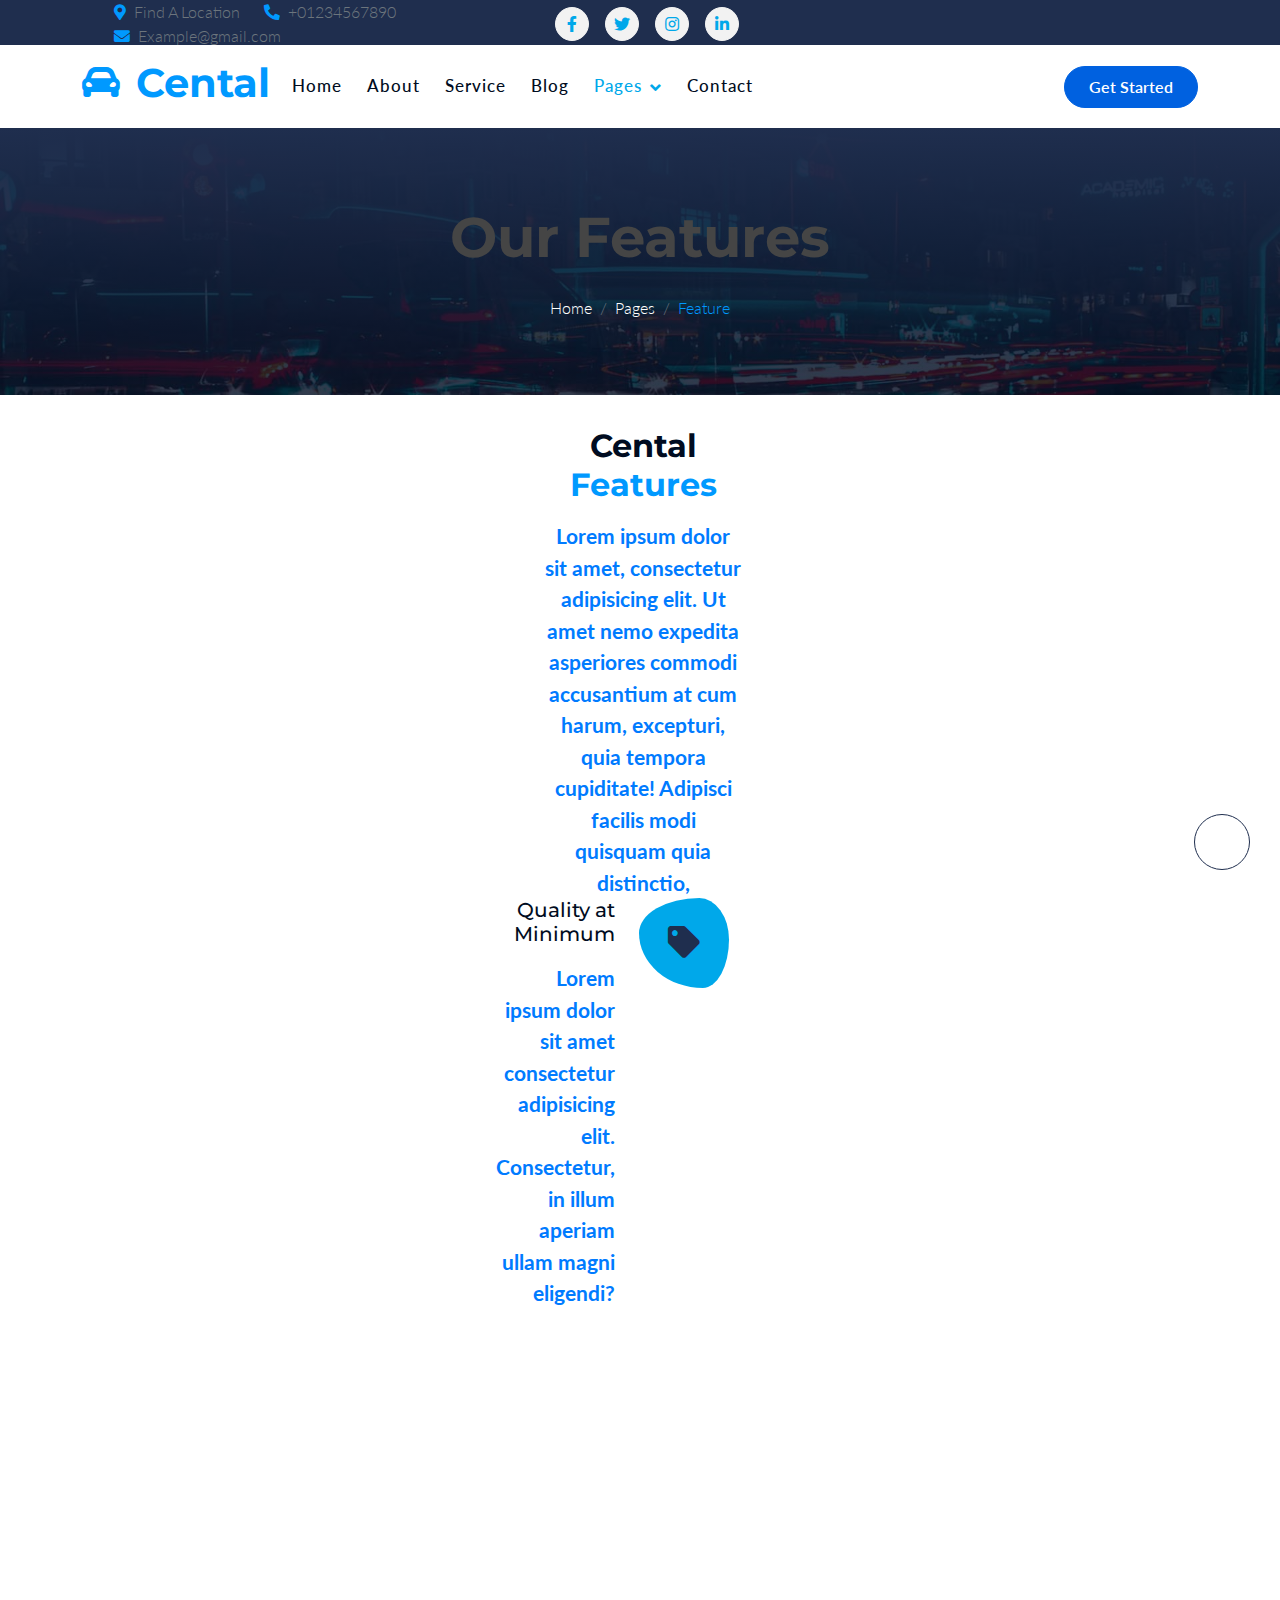
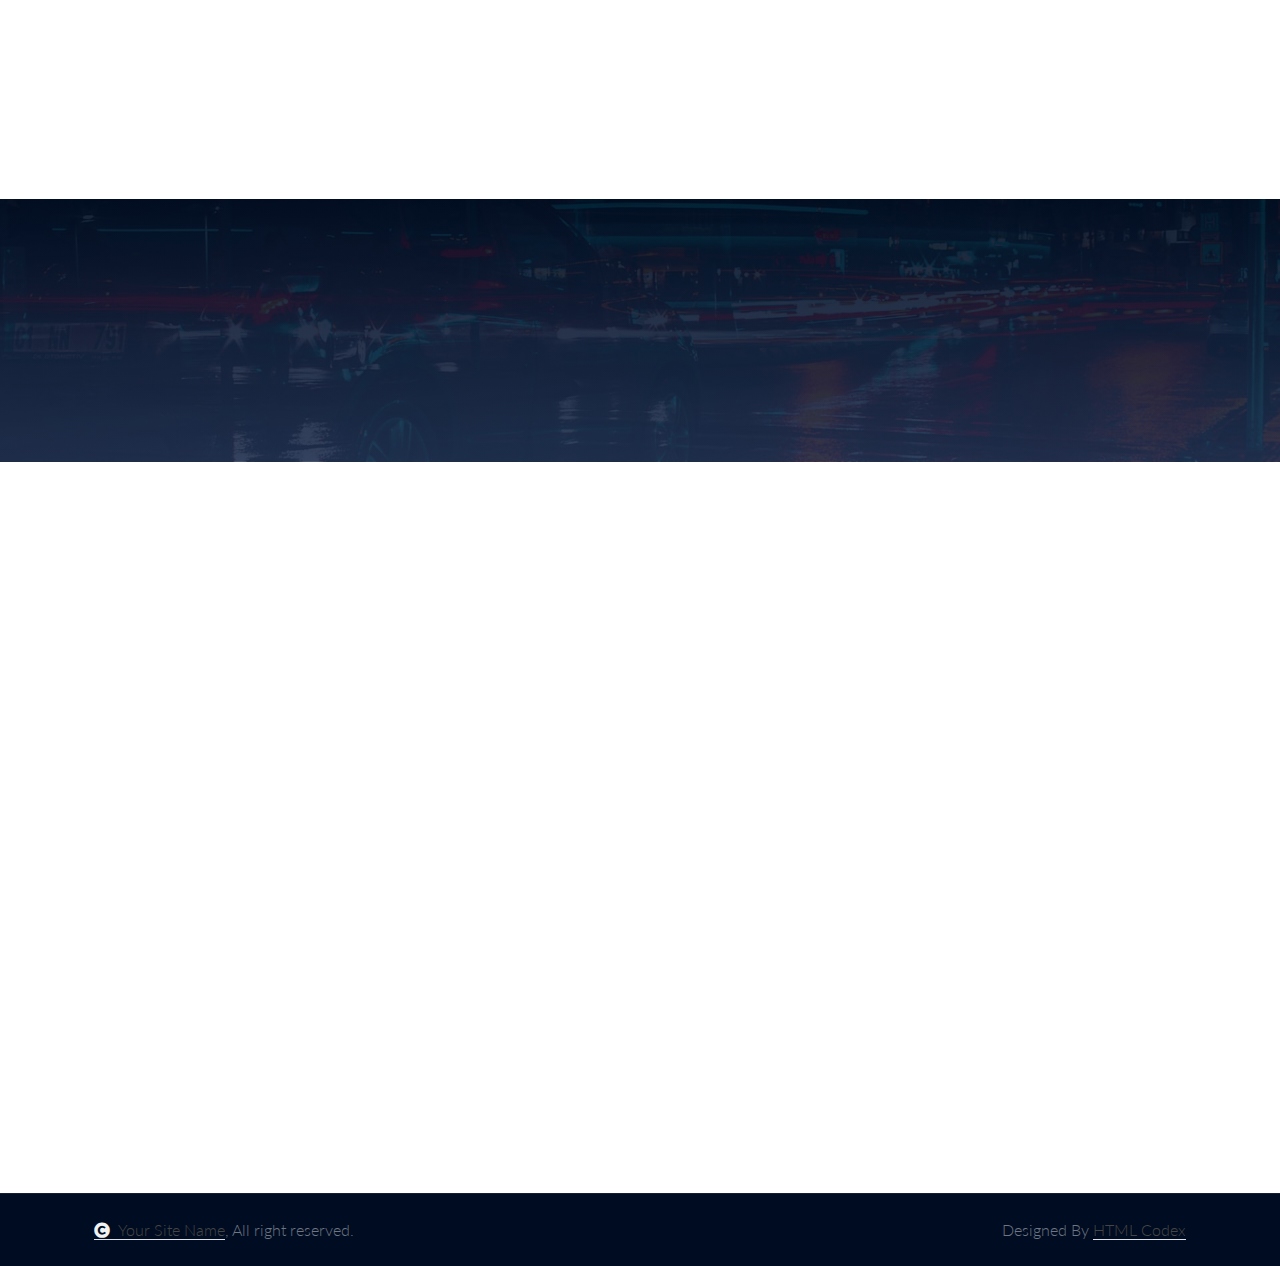
<file: feature.html>
<!DOCTYPE html>
<html lang="en">

    <head>
        <meta charset="utf-8">
        <title>Cental - Car Rent Website Template</title>
        <meta content="width=device-width, initial-scale=1.0" name="viewport">
        <meta content="" name="keywords">
        <meta content="" name="description">

        <!-- Google Web Fonts -->
        <link rel="preconnect" href="https://fonts.googleapis.com">
        <link rel="preconnect" href="https://fonts.gstatic.com" crossorigin>
        <link href="https://fonts.googleapis.com/css2?family=Lato:ital,wght@0,400;0,700;0,900;1,400;1,700;1,900&family=Montserrat:ital,wght@0,100..900;1,100..900&display=swap" rel="stylesheet"> 

        <!-- Icon Font Stylesheet -->
        <link rel="stylesheet" href="https://use.fontawesome.com/releases/v5.15.4/css/all.css"/>
        <link href="https://cdn.jsdelivr.net/npm/bootstrap-icons@1.4.1/font/bootstrap-icons.css" rel="stylesheet">

        <!-- Libraries Stylesheet -->
        <link href="lib/animate/animate.min.css" rel="stylesheet">
        <link href="lib/owlcarousel/assets/owl.carousel.min.css" rel="stylesheet">


        <!-- Customized Bootstrap Stylesheet -->
        <link href="css/bootstrap.min.css" rel="stylesheet">

        <!-- Template Stylesheet -->
        <link href="css/style.css" rel="stylesheet">
    </head>

    <body>

        <!-- Spinner Start -->
        <div id="spinner" class="show bg-white position-fixed translate-middle w-100 vh-100 top-50 start-50 d-flex align-items-center justify-content-center">
            <div class="spinner-border text-primary" style="width: 3rem; height: 3rem;" role="status">
                <span class="sr-only">Loading...</span>
            </div>
        </div>
        <!-- Spinner End -->

        <!-- Topbar Start -->
        <div class="container-fluid topbar bg-secondary d-none d-xl-block w-100">
            <div class="container">
                <div class="row gx-0 align-items-center" style="height: 45px;">
                    <div class="col-lg-6 text-center text-lg-start mb-lg-0">
                        <div class="d-flex flex-wrap">
                            <a href="#" class="text-muted me-4"><i class="fas fa-map-marker-alt text-primary me-2"></i>Find A Location</a>
                            <a href="tel:+01234567890" class="text-muted me-4"><i class="fas fa-phone-alt text-primary me-2"></i>+01234567890</a>
                            <a href="mailto:example@gmail.com" class="text-muted me-0"><i class="fas fa-envelope text-primary me-2"></i>Example@gmail.com</a>
                        </div>
                    </div>
                    <div class="col-lg-6 text-center text-lg-end">
                        <div class="d-flex align-items-center justify-content-end">
                            <a href="#" class="btn btn-light btn-sm-square rounded-circle me-3"><i class="fab fa-facebook-f"></i></a>
                            <a href="#" class="btn btn-light btn-sm-square rounded-circle me-3"><i class="fab fa-twitter"></i></a>
                            <a href="#" class="btn btn-light btn-sm-square rounded-circle me-3"><i class="fab fa-instagram"></i></a>
                            <a href="#" class="btn btn-light btn-sm-square rounded-circle me-0"><i class="fab fa-linkedin-in"></i></a>
                        </div>
                    </div>
                </div>
            </div>
        </div>
        <!-- Topbar End -->

        <!-- Navbar & Hero Start -->
        <div class="container-fluid nav-bar sticky-top px-0 px-lg-4 py-2 py-lg-0">
            <div class="container">
                <nav class="navbar navbar-expand-lg navbar-light">
                    <a href="" class="navbar-brand p-0">
                        <h1 class="display-6 text-primary"><i class="fas fa-car-alt me-3"></i></i>Cental</h1>
                        <!-- <img src="img/logo.png" alt="Logo"> -->
                    </a>
                    <button class="navbar-toggler" type="button" data-bs-toggle="collapse" data-bs-target="#navbarCollapse">
                        <span class="fa fa-bars"></span>
                    </button>
                    <div class="collapse navbar-collapse" id="navbarCollapse">
                        <div class="navbar-nav mx-auto py-0">
                            <a href="index.html" class="nav-item nav-link">Home</a>
                            <a href="about.html" class="nav-item nav-link">About</a>
                            <a href="service.html" class="nav-item nav-link">Service</a>
                            <a href="blog.html" class="nav-item nav-link">Blog</a>
                            
                            <div class="nav-item dropdown">
                                <a href="#" class="nav-link dropdown-toggle active" data-bs-toggle="dropdown">Pages</a>
                                <div class="dropdown-menu m-0">
                                    <a href="feature.html" class="dropdown-item active">Our Feature</a>
                                    <a href="cars.html" class="dropdown-item">Our Cars</a>
                                    <a href="team.html" class="dropdown-item">Our Team</a>
                                    <a href="testimonial.html" class="dropdown-item">Testimonial</a>
                                    <a href="404.html" class="dropdown-item">404 Page</a>
                                </div>
                            </div>
                            <a href="contact.html" class="nav-item nav-link">Contact</a>
                        </div>
                        <a href="#" class="btn btn-primary rounded-pill py-2 px-4">Get Started</a>
                    </div>
                </nav>
            </div>
        </div>
        <!-- Navbar & Hero End -->

        <!-- Header Start -->
        <div class="container-fluid bg-breadcrumb">
            <div class="container text-center py-5" style="max-width: 900px;">
                <h4 class="text-white display-4 mb-4 wow fadeInDown" data-wow-delay="0.1s">Our Features</h4>
                <ol class="breadcrumb d-flex justify-content-center mb-0 wow fadeInDown" data-wow-delay="0.3s">
                    <li class="breadcrumb-item"><a href="index.html">Home</a></li>
                    <li class="breadcrumb-item"><a href="#">Pages</a></li>
                    <li class="breadcrumb-item active text-primary">Feature</li>
                </ol>    
            </div>
        </div>
        <!-- Header End -->

        <!-- Features Start -->
        <div class="container-fluid feature py-5">
            <div class="container py-5">
                <div class="text-center mx-auto pb-5 wow fadeInUp" data-wow-delay="0.1s" style="max-width: 800px;">
                    <h1 class="display-5 text-capitalize mb-3">Cental <span class="text-primary">Features</span></h1>
                    <p class="mb-0">Lorem ipsum dolor sit amet, consectetur adipisicing elit. Ut amet nemo expedita asperiores commodi accusantium at cum harum, excepturi, quia tempora cupiditate! Adipisci facilis modi quisquam quia distinctio,
                    </p>
                </div>
                <div class="row g-4 align-items-center">
                    <div class="col-xl-4">
                        <div class="row gy-4 gx-0">
                            <div class="col-12 wow fadeInUp" data-wow-delay="0.1s">
                                <div class="feature-item">
                                    <div class="feature-icon">
                                        <span class="fa fa-trophy fa-2x"></span>
                                    </div>
                                    <div class="ms-4">
                                        <h5 class="mb-3">First Class services</h5>
                                        <p class="mb-0">Lorem ipsum dolor sit amet consectetur adipisicing elit. Consectetur, in illum aperiam ullam magni eligendi?</p>
                                    </div>
                                </div>
                            </div>
                            <div class="col-12 wow fadeInUp" data-wow-delay="0.3s">
                                <div class="feature-item">
                                    <div class="feature-icon">
                                        <span class="fa fa-road fa-2x"></span>
                                    </div>
                                    <div class="ms-4">
                                        <h5 class="mb-3">24/7 road assistance</h5>
                                        <p class="mb-0">Lorem ipsum dolor sit amet consectetur adipisicing elit. Consectetur, in illum aperiam ullam magni eligendi?</p>
                                    </div>
                                </div>
                            </div>
                        </div>
                    </div>
                    <div class="col-lg-12 col-xl-4 wow fadeInUp" data-wow-delay="0.2s">
                        <img src="img/features-img.png" class="img-fluid w-100" style="object-fit: cover;" alt="Img">
                    </div>
                    <div class="col-xl-4">
                        <div class="row gy-4 gx-0">
                            <div class="col-12 wow fadeInUp" data-wow-delay="0.1s">
                                <div class="feature-item justify-content-end">
                                    <div class="text-end me-4">
                                        <h5 class="mb-3">Quality at Minimum</h5>
                                        <p class="mb-0">Lorem ipsum dolor sit amet consectetur adipisicing elit. Consectetur, in illum aperiam ullam magni eligendi?</p>
                                    </div>
                                    <div class="feature-icon">
                                        <span class="fa fa-tag fa-2x"></span>
                                    </div>
                                </div>
                            </div>
                            <div class="col-12 wow fadeInUp" data-wow-delay="0.3s">
                                <div class="feature-item justify-content-end">
                                    <div class="text-end me-4">
                                        <h5 class="mb-3">Free Pick-Up & Drop-Off</h5>
                                        <p class="mb-0">Lorem ipsum dolor sit amet consectetur adipisicing elit. Consectetur, in illum aperiam ullam magni eligendi?</p>
                                    </div>
                                    <div class="feature-icon">
                                        <span class="fa fa-map-pin fa-2x"></span>
                                    </div>
                                </div>
                            </div>
                        </div>
                    </div>
                </div>
            </div>
        </div>
        <!-- Features End -->

        <!-- Fact Counter -->
        <div class="container-fluid counter py-5">
            <div class="container py-5">
                <div class="row g-5">
                    <div class="col-md-6 col-lg-6 col-xl-3 wow fadeInUp" data-wow-delay="0.1s">
                        <div class="counter-item text-center">
                            <div class="counter-item-icon mx-auto">
                                <i class="fas fa-thumbs-up fa-2x"></i>
                            </div>
                            <div class="counter-counting my-3">
                                <span class="text-white fs-2 fw-bold" data-toggle="counter-up">829</span>
                                <span class="h1 fw-bold text-white">+</span>
                            </div>
                            <h4 class="text-white mb-0">Happy Clients</h4>
                        </div>
                    </div>
                    <div class="col-md-6 col-lg-6 col-xl-3 wow fadeInUp" data-wow-delay="0.3s">
                        <div class="counter-item text-center">
                            <div class="counter-item-icon mx-auto">
                                <i class="fas fa-car-alt fa-2x"></i>
                            </div>
                            <div class="counter-counting my-3">
                                <span class="text-white fs-2 fw-bold" data-toggle="counter-up">56</span>
                                <span class="h1 fw-bold text-white">+</span>
                            </div>
                            <h4 class="text-white mb-0">Number of Cars</h4>
                        </div>
                    </div>
                    <div class="col-md-6 col-lg-6 col-xl-3 wow fadeInUp" data-wow-delay="0.5s">
                        <div class="counter-item text-center">
                            <div class="counter-item-icon mx-auto">
                                <i class="fas fa-building fa-2x"></i>
                            </div>
                            <div class="counter-counting my-3">
                                <span class="text-white fs-2 fw-bold" data-toggle="counter-up">127</span>
                                <span class="h1 fw-bold text-white">+</span>
                            </div>
                            <h4 class="text-white mb-0">Car Center</h4>
                        </div>
                    </div>
                    <div class="col-md-6 col-lg-6 col-xl-3 wow fadeInUp" data-wow-delay="0.7s">
                        <div class="counter-item text-center">
                            <div class="counter-item-icon mx-auto">
                                <i class="fas fa-clock fa-2x"></i>
                            </div>
                            <div class="counter-counting my-3">
                                <span class="text-white fs-2 fw-bold" data-toggle="counter-up">589</span>
                                <span class="h1 fw-bold text-white">+</span>
                            </div>
                            <h4 class="text-white mb-0">Total kilometers</h4>
                        </div>
                    </div>
                </div>
            </div>
        </div>
        <!-- Fact Counter -->

        <!-- Banner Start -->
        <div class="container-fluid banner py-5 wow zoomInDown" data-wow-delay="0.1s">
            <div class="container py-5">
                <div class="banner-item rounded">
                    <img src="img/banner-1.jpg" class="img-fluid rounded w-100" alt="">
                    <div class="banner-content">
                        <h2 class="text-primary">Rent Your Car</h2>
                        <h1 class="text-white">Interested in Renting?</h1>
                        <p class="text-white">Don't hesitate and send us a message.</p>
                        <div class="banner-btn">
                            <a href="#" class="btn btn-secondary rounded-pill py-3 px-4 px-md-5 me-2">WhatchApp</a>
                            <a href="#" class="btn btn-primary rounded-pill py-3 px-4 px-md-5 ms-2">Contact Us</a>
                        </div>
                    </div>
                </div>
            </div>
        </div>
        <!-- Banner End -->

        <!-- Footer Start -->
        <div class="container-fluid footer py-5 wow fadeIn" data-wow-delay="0.2s">
            <div class="container py-5">
                <div class="row g-5">
                    <div class="col-md-6 col-lg-6 col-xl-3">
                        <div class="footer-item d-flex flex-column">
                            <div class="footer-item">
                                <h4 class="text-white mb-4">About Us</h4>
                                <p class="mb-3">Dolor amet sit justo amet elitr clita ipsum elitr est.Lorem ipsum dolor sit amet, consectetur adipiscing elit consectetur adipiscing elit.</p>
                            </div>
                            <div class="position-relative">
                                <input class="form-control rounded-pill w-100 py-3 ps-4 pe-5" type="text" placeholder="Enter your email">
                                <button type="button" class="btn btn-secondary rounded-pill position-absolute top-0 end-0 py-2 mt-2 me-2">Subscribe</button>
                            </div>
                        </div>
                    </div>
                    <div class="col-md-6 col-lg-6 col-xl-3">
                        <div class="footer-item d-flex flex-column">
                            <h4 class="text-white mb-4">Quick Links</h4>
                            <a href="#"><i class="fas fa-angle-right me-2"></i> About</a>
                            <a href="#"><i class="fas fa-angle-right me-2"></i> Cars</a>
                            <a href="#"><i class="fas fa-angle-right me-2"></i> Car Types</a>
                            <a href="#"><i class="fas fa-angle-right me-2"></i> Team</a>
                            <a href="#"><i class="fas fa-angle-right me-2"></i> Contact us</a>
                            <a href="#"><i class="fas fa-angle-right me-2"></i> Terms & Conditions</a>
                        </div>
                    </div>
                    <div class="col-md-6 col-lg-6 col-xl-3">
                        <div class="footer-item d-flex flex-column">
                            <h4 class="text-white mb-4">Business Hours</h4>
                            <div class="mb-3">
                                <h6 class="text-muted mb-0">Mon - Friday:</h6>
                                <p class="text-white mb-0">09.00 am to 07.00 pm</p>
                            </div>
                            <div class="mb-3">
                                <h6 class="text-muted mb-0">Saturday:</h6>
                                <p class="text-white mb-0">10.00 am to 05.00 pm</p>
                            </div>
                            <div class="mb-3">
                                <h6 class="text-muted mb-0">Vacation:</h6>
                                <p class="text-white mb-0">All Sunday is our vacation</p>
                            </div>
                        </div>
                    </div>
                    <div class="col-md-6 col-lg-6 col-xl-3">
                        <div class="footer-item d-flex flex-column">
                            <h4 class="text-white mb-4">Contact Info</h4>
                            <a href="#"><i class="fa fa-map-marker-alt me-2"></i> 123 Street, New York, USA</a>
                            <a href="mailto:info@example.com"><i class="fas fa-envelope me-2"></i> info@example.com</a>
                            <a href="tel:+012 345 67890"><i class="fas fa-phone me-2"></i> +012 345 67890</a>
                            <a href="tel:+012 345 67890" class="mb-3"><i class="fas fa-print me-2"></i> +012 345 67890</a>
                            <div class="d-flex">
                                <a class="btn btn-secondary btn-md-square rounded-circle me-3" href=""><i class="fab fa-facebook-f text-white"></i></a>
                                <a class="btn btn-secondary btn-md-square rounded-circle me-3" href=""><i class="fab fa-twitter text-white"></i></a>
                                <a class="btn btn-secondary btn-md-square rounded-circle me-3" href=""><i class="fab fa-instagram text-white"></i></a>
                                <a class="btn btn-secondary btn-md-square rounded-circle me-0" href=""><i class="fab fa-linkedin-in text-white"></i></a>
                            </div>
                        </div>
                    </div>
                </div>
            </div>
        </div>
        <!-- Footer End -->
        
        <!-- Copyright Start -->
        <div class="container-fluid copyright py-4">
            <div class="container">
                <div class="row g-4 align-items-center">
                    <div class="col-md-6 text-center text-md-start mb-md-0">
                        <span class="text-body"><a href="#" class="border-bottom text-white"><i class="fas fa-copyright text-light me-2"></i>Your Site Name</a>, All right reserved.</span>
                    </div>
                    <div class="col-md-6 text-center text-md-end text-body">
                        <!--/*** This template is free as long as you keep the below author’s credit link/attribution link/backlink. ***/-->
                        <!--/*** If you'd like to use the template without the below author’s credit link/attribution link/backlink, ***/-->
                        <!--/*** you can purchase the Credit Removal License from "https://htmlcodex.com/credit-removal". ***/-->
                        Designed By <a class="border-bottom text-white" href="https://htmlcodex.com">HTML Codex</a>
                    </div>
                </div>
            </div>
        </div>
        <!-- Copyright End -->


        <!-- Back to Top -->
        <a href="#" class="btn btn-secondary btn-lg-square rounded-circle back-to-top"><i class="fa fa-arrow-up"></i></a>   

        
    <!-- JavaScript Libraries -->
    <script src="https://ajax.googleapis.com/ajax/libs/jquery/3.6.4/jquery.min.js"></script>
    <script src="https://cdn.jsdelivr.net/npm/bootstrap@5.0.0/dist/js/bootstrap.bundle.min.js"></script>
    <script src="lib/wow/wow.min.js"></script>
    <script src="lib/easing/easing.min.js"></script>
    <script src="lib/waypoints/waypoints.min.js"></script>
    <script src="lib/counterup/counterup.min.js"></script>
    <script src="lib/owlcarousel/owl.carousel.min.js"></script>
    

    <!-- Template Javascript -->
    <script src="js/main.js"></script>
    </body>

</html>
</file>
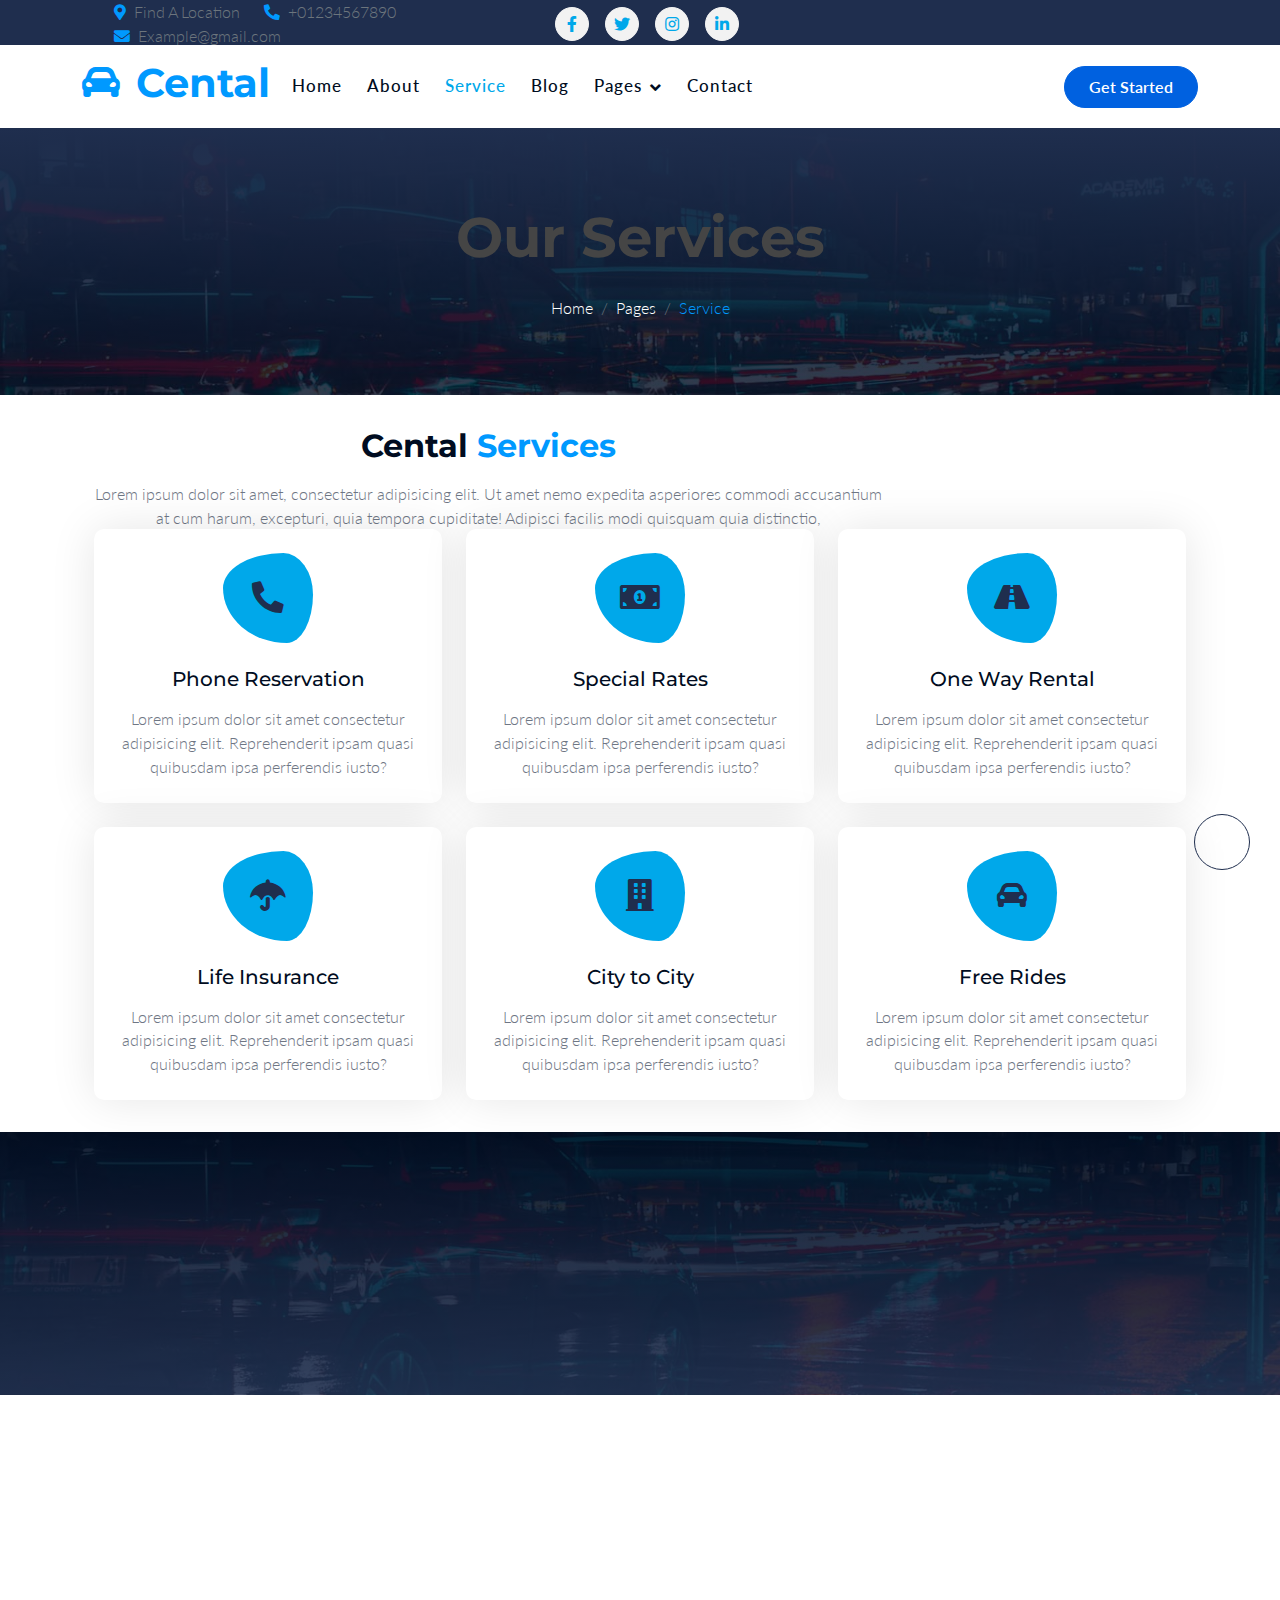
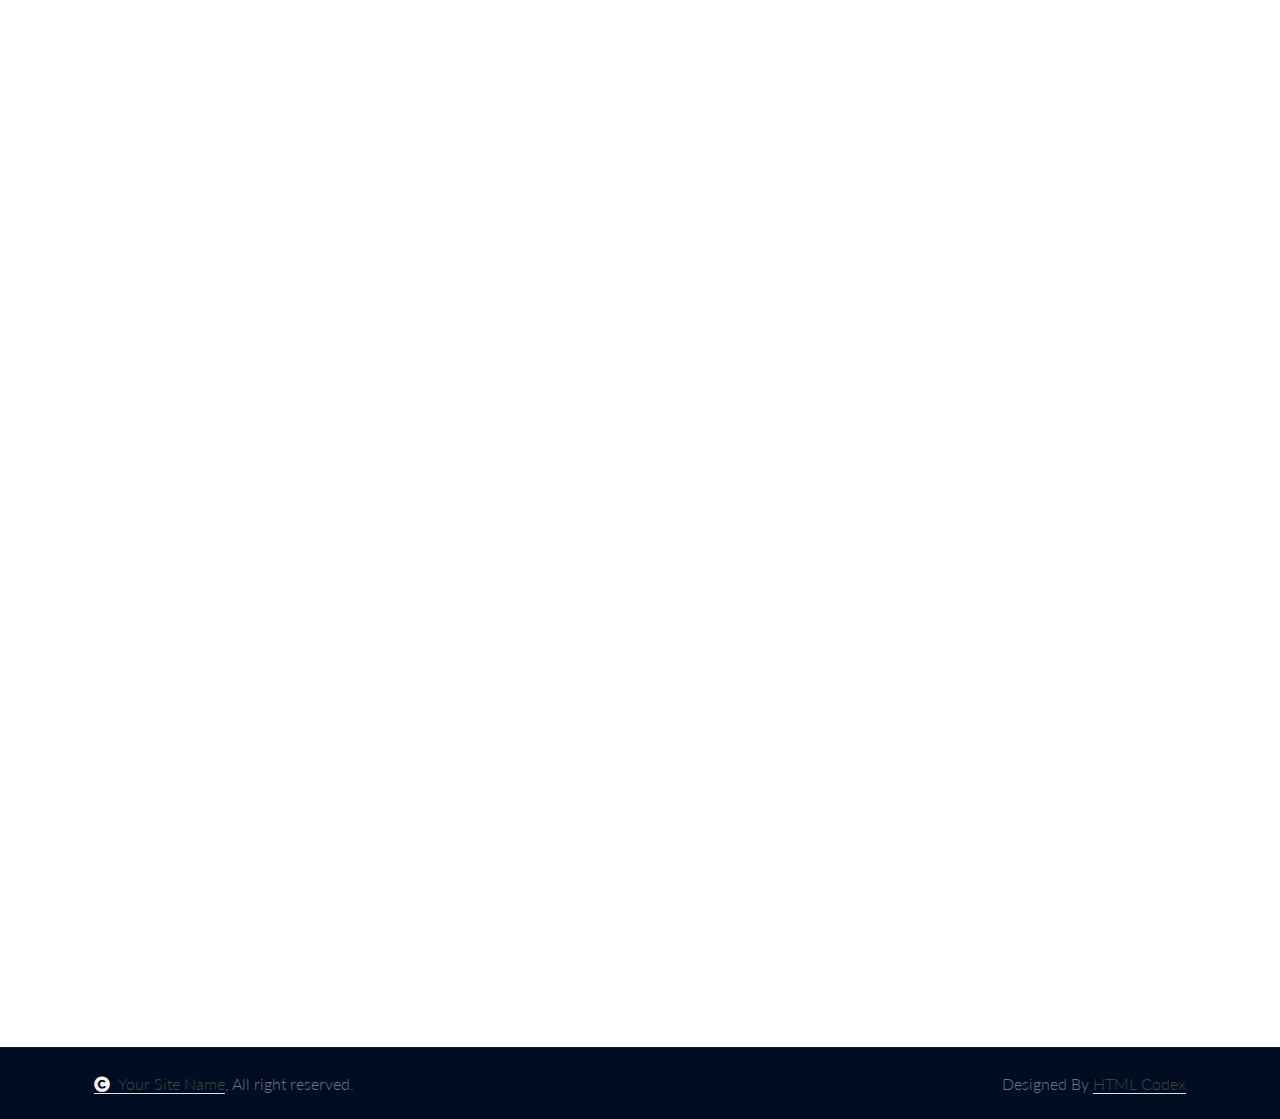
<file: service.html>
<!DOCTYPE html>
<html lang="en">

    <head>
        <meta charset="utf-8">
        <title>Cental - Car Rent Website Template</title>
        <meta content="width=device-width, initial-scale=1.0" name="viewport">
        <meta content="" name="keywords">
        <meta content="" name="description">

        <!-- Google Web Fonts -->
        <link rel="preconnect" href="https://fonts.googleapis.com">
        <link rel="preconnect" href="https://fonts.gstatic.com" crossorigin>
        <link href="https://fonts.googleapis.com/css2?family=Lato:ital,wght@0,400;0,700;0,900;1,400;1,700;1,900&family=Montserrat:ital,wght@0,100..900;1,100..900&display=swap" rel="stylesheet"> 

        <!-- Icon Font Stylesheet -->
        <link rel="stylesheet" href="https://use.fontawesome.com/releases/v5.15.4/css/all.css"/>
        <link href="https://cdn.jsdelivr.net/npm/bootstrap-icons@1.4.1/font/bootstrap-icons.css" rel="stylesheet">

        <!-- Libraries Stylesheet -->
        <link href="lib/animate/animate.min.css" rel="stylesheet">
        <link href="lib/owlcarousel/assets/owl.carousel.min.css" rel="stylesheet">


        <!-- Customized Bootstrap Stylesheet -->
        <link href="css/bootstrap.min.css" rel="stylesheet">

        <!-- Template Stylesheet -->
        <link href="css/style.css" rel="stylesheet">
    </head>

    <body>

        <!-- Spinner Start -->
        <div id="spinner" class="show bg-white position-fixed translate-middle w-100 vh-100 top-50 start-50 d-flex align-items-center justify-content-center">
            <div class="spinner-border text-primary" style="width: 3rem; height: 3rem;" role="status">
                <span class="sr-only">Loading...</span>
            </div>
        </div>
        <!-- Spinner End -->

        <!-- Topbar Start -->
        <div class="container-fluid topbar bg-secondary d-none d-xl-block w-100">
            <div class="container">
                <div class="row gx-0 align-items-center" style="height: 45px;">
                    <div class="col-lg-6 text-center text-lg-start mb-lg-0">
                        <div class="d-flex flex-wrap">
                            <a href="#" class="text-muted me-4"><i class="fas fa-map-marker-alt text-primary me-2"></i>Find A Location</a>
                            <a href="tel:+01234567890" class="text-muted me-4"><i class="fas fa-phone-alt text-primary me-2"></i>+01234567890</a>
                            <a href="mailto:example@gmail.com" class="text-muted me-0"><i class="fas fa-envelope text-primary me-2"></i>Example@gmail.com</a>
                        </div>
                    </div>
                    <div class="col-lg-6 text-center text-lg-end">
                        <div class="d-flex align-items-center justify-content-end">
                            <a href="#" class="btn btn-light btn-sm-square rounded-circle me-3"><i class="fab fa-facebook-f"></i></a>
                            <a href="#" class="btn btn-light btn-sm-square rounded-circle me-3"><i class="fab fa-twitter"></i></a>
                            <a href="#" class="btn btn-light btn-sm-square rounded-circle me-3"><i class="fab fa-instagram"></i></a>
                            <a href="#" class="btn btn-light btn-sm-square rounded-circle me-0"><i class="fab fa-linkedin-in"></i></a>
                        </div>
                    </div>
                </div>
            </div>
        </div>
        <!-- Topbar End -->

        <!-- Navbar & Hero Start -->
        <div class="container-fluid nav-bar sticky-top px-0 px-lg-4 py-2 py-lg-0">
            <div class="container">
                <nav class="navbar navbar-expand-lg navbar-light">
                    <a href="" class="navbar-brand p-0">
                        <h1 class="display-6 text-primary"><i class="fas fa-car-alt me-3"></i></i>Cental</h1>
                        <!-- <img src="img/logo.png" alt="Logo"> -->
                    </a>
                    <button class="navbar-toggler" type="button" data-bs-toggle="collapse" data-bs-target="#navbarCollapse">
                        <span class="fa fa-bars"></span>
                    </button>
                    <div class="collapse navbar-collapse" id="navbarCollapse">
                        <div class="navbar-nav mx-auto py-0">
                            <a href="index.html" class="nav-item nav-link">Home</a>
                            <a href="about.html" class="nav-item nav-link">About</a>
                            <a href="service.html" class="nav-item nav-link active">Service</a>
                            <a href="blog.html" class="nav-item nav-link">Blog</a>
                            
                            <div class="nav-item dropdown">
                                <a href="#" class="nav-link dropdown-toggle" data-bs-toggle="dropdown">Pages</a>
                                <div class="dropdown-menu m-0">
                                    <a href="feature.html" class="dropdown-item">Our Feature</a>
                                    <a href="cars.html" class="dropdown-item">Our Cars</a>
                                    <a href="team.html" class="dropdown-item">Our Team</a>
                                    <a href="testimonial.html" class="dropdown-item">Testimonial</a>
                                    <a href="404.html" class="dropdown-item">404 Page</a>
                                </div>
                            </div>
                            <a href="contact.html" class="nav-item nav-link">Contact</a>
                        </div>
                        <a href="#" class="btn btn-primary rounded-pill py-2 px-4">Get Started</a>
                    </div>
                </nav>
            </div>
        </div>
        <!-- Navbar & Hero End -->

        <!-- Header Start -->
        <div class="container-fluid bg-breadcrumb">
            <div class="container text-center py-5" style="max-width: 900px;">
                <h4 class="text-white display-4 mb-4 wow fadeInDown" data-wow-delay="0.1s">Our Services</h4>
                <ol class="breadcrumb d-flex justify-content-center mb-0 wow fadeInDown" data-wow-delay="0.3s">
                    <li class="breadcrumb-item"><a href="index.html">Home</a></li>
                    <li class="breadcrumb-item"><a href="#">Pages</a></li>
                    <li class="breadcrumb-item active text-primary">Service</li>
                </ol>    
            </div>
        </div>
        <!-- Header End -->

        <!-- Services Start -->
        <div class="container-fluid service py-5">
            <div class="container py-5">
                <div class="text-center mx-auto pb-5 wow fadeInUp" data-wow-delay="0.1s" style="max-width: 800px;">
                    <h1 class="display-5 text-capitalize mb-3">Cental <span class="text-primary">Services</span></h1>
                    <p class="mb-0">Lorem ipsum dolor sit amet, consectetur adipisicing elit. Ut amet nemo expedita asperiores commodi accusantium at cum harum, excepturi, quia tempora cupiditate! Adipisci facilis modi quisquam quia distinctio,
                    </p>
                </div>
                <div class="row g-4">
                    <div class="col-md-6 col-lg-4 wow fadeInUp" data-wow-delay="0.1s">
                        <div class="service-item p-4">
                            <div class="service-icon mb-4">
                                <i class="fa fa-phone-alt fa-2x"></i>
                            </div>
                            <h5 class="mb-3">Phone Reservation</h5>
                            <p class="mb-0">Lorem ipsum dolor sit amet consectetur adipisicing elit. Reprehenderit ipsam quasi quibusdam ipsa perferendis iusto?</p>
                        </div>
                    </div>
                    <div class="col-md-6 col-lg-4 wow fadeInUp" data-wow-delay="0.3s">
                        <div class="service-item p-4">
                            <div class="service-icon mb-4">
                                <i class="fa fa-money-bill-alt fa-2x"></i>
                            </div>
                            <h5 class="mb-3">Special Rates</h5>
                            <p class="mb-0">Lorem ipsum dolor sit amet consectetur adipisicing elit. Reprehenderit ipsam quasi quibusdam ipsa perferendis iusto?</p>
                        </div>
                    </div>
                    <div class="col-md-6 col-lg-4 wow fadeInUp" data-wow-delay="0.5s">
                        <div class="service-item p-4">
                            <div class="service-icon mb-4">
                                <i class="fa fa-road fa-2x"></i>
                            </div>
                            <h5 class="mb-3">One Way Rental</h5>
                            <p class="mb-0">Lorem ipsum dolor sit amet consectetur adipisicing elit. Reprehenderit ipsam quasi quibusdam ipsa perferendis iusto?</p>
                        </div>
                    </div>
                    <div class="col-md-6 col-lg-4 wow fadeInUp" data-wow-delay="0.1s">
                        <div class="service-item p-4">
                            <div class="service-icon mb-4">
                                <i class="fa fa-umbrella fa-2x"></i>
                            </div>
                            <h5 class="mb-3">Life Insurance</h5>
                            <p class="mb-0">Lorem ipsum dolor sit amet consectetur adipisicing elit. Reprehenderit ipsam quasi quibusdam ipsa perferendis iusto?</p>
                        </div>
                    </div>
                    <div class="col-md-6 col-lg-4 wow fadeInUp" data-wow-delay="0.3s">
                        <div class="service-item p-4">
                            <div class="service-icon mb-4">
                                <i class="fa fa-building fa-2x"></i>
                            </div>
                            <h5 class="mb-3">City to City</h5>
                            <p class="mb-0">Lorem ipsum dolor sit amet consectetur adipisicing elit. Reprehenderit ipsam quasi quibusdam ipsa perferendis iusto?</p>
                        </div>
                    </div>
                    <div class="col-md-6 col-lg-4 wow fadeInUp" data-wow-delay="0.5s">
                        <div class="service-item p-4">
                            <div class="service-icon mb-4">
                                <i class="fa fa-car-alt fa-2x"></i>
                            </div>
                            <h5 class="mb-3">Free Rides</h5>
                            <p class="mb-0">Lorem ipsum dolor sit amet consectetur adipisicing elit. Reprehenderit ipsam quasi quibusdam ipsa perferendis iusto?</p>
                        </div>
                    </div>
                </div>
            </div>
        </div>
        <!-- Services End -->

        <!-- Fact Counter -->
        <div class="container-fluid counter py-5">
            <div class="container py-5">
                <div class="row g-5">
                    <div class="col-md-6 col-lg-6 col-xl-3 wow fadeInUp" data-wow-delay="0.1s">
                        <div class="counter-item text-center">
                            <div class="counter-item-icon mx-auto">
                                <i class="fas fa-thumbs-up fa-2x"></i>
                            </div>
                            <div class="counter-counting my-3">
                                <span class="text-white fs-2 fw-bold" data-toggle="counter-up">829</span>
                                <span class="h1 fw-bold text-white">+</span>
                            </div>
                            <h4 class="text-white mb-0">Happy Clients</h4>
                        </div>
                    </div>
                    <div class="col-md-6 col-lg-6 col-xl-3 wow fadeInUp" data-wow-delay="0.3s">
                        <div class="counter-item text-center">
                            <div class="counter-item-icon mx-auto">
                                <i class="fas fa-car-alt fa-2x"></i>
                            </div>
                            <div class="counter-counting my-3">
                                <span class="text-white fs-2 fw-bold" data-toggle="counter-up">56</span>
                                <span class="h1 fw-bold text-white">+</span>
                            </div>
                            <h4 class="text-white mb-0">Number of Cars</h4>
                        </div>
                    </div>
                    <div class="col-md-6 col-lg-6 col-xl-3 wow fadeInUp" data-wow-delay="0.5s">
                        <div class="counter-item text-center">
                            <div class="counter-item-icon mx-auto">
                                <i class="fas fa-building fa-2x"></i>
                            </div>
                            <div class="counter-counting my-3">
                                <span class="text-white fs-2 fw-bold" data-toggle="counter-up">127</span>
                                <span class="h1 fw-bold text-white">+</span>
                            </div>
                            <h4 class="text-white mb-0">Car Center</h4>
                        </div>
                    </div>
                    <div class="col-md-6 col-lg-6 col-xl-3 wow fadeInUp" data-wow-delay="0.7s">
                        <div class="counter-item text-center">
                            <div class="counter-item-icon mx-auto">
                                <i class="fas fa-clock fa-2x"></i>
                            </div>
                            <div class="counter-counting my-3">
                                <span class="text-white fs-2 fw-bold" data-toggle="counter-up">589</span>
                                <span class="h1 fw-bold text-white">+</span>
                            </div>
                            <h4 class="text-white mb-0">Total kilometers</h4>
                        </div>
                    </div>
                </div>
            </div>
        </div>
        <!-- Fact Counter -->

        <!-- Testimonial Start -->
        <div class="container-fluid testimonial py-5">
            <div class="container py-5">
                <div class="text-center mx-auto pb-5 wow fadeInUp" data-wow-delay="0.1s" style="max-width: 800px;">
                    <h1 class="display-5 text-capitalize mb-3">Our Clients<span class="text-primary"> Riviews</span></h1>
                    <p class="mb-0">Lorem ipsum dolor sit amet, consectetur adipisicing elit. Ut amet nemo expedita asperiores commodi accusantium at cum harum, excepturi, quia tempora cupiditate! Adipisci facilis modi quisquam quia distinctio,
                    </p>
                </div>
                <div class="owl-carousel testimonial-carousel wow fadeInUp" data-wow-delay="0.1s">
                    <div class="testimonial-item">
                        <div class="testimonial-quote"><i class="fa fa-quote-right fa-2x"></i>
                        </div>
                        <div class="testimonial-inner p-4">
                            <img src="img/testimonial-1.jpg" class="img-fluid" alt="">
                            <div class="ms-4">
                                <h4>Person Name</h4>
                                <p>Profession</p>
                                <div class="d-flex text-primary">
                                    <i class="fas fa-star"></i>
                                    <i class="fas fa-star"></i>
                                    <i class="fas fa-star"></i>
                                    <i class="fas fa-star"></i>
                                    <i class="fas fa-star text-body"></i>
                                </div>
                            </div>
                        </div>
                        <div class="border-top rounded-bottom p-4">
                            <p class="mb-0">Lorem ipsum dolor sit amet consectetur adipisicing elit. Quam soluta neque ab repudiandae reprehenderit ipsum eos cumque esse repellendus impedit.</p>
                        </div>
                    </div>
                    <div class="testimonial-item">
                        <div class="testimonial-quote"><i class="fa fa-quote-right fa-2x"></i>
                        </div>
                        <div class="testimonial-inner p-4">
                            <img src="img/testimonial-2.jpg" class="img-fluid" alt="">
                            <div class="ms-4">
                                <h4>Person Name</h4>
                                <p>Profession</p>
                                <div class="d-flex text-primary">
                                    <i class="fas fa-star"></i>
                                    <i class="fas fa-star"></i>
                                    <i class="fas fa-star"></i>
                                    <i class="fas fa-star text-body"></i>
                                    <i class="fas fa-star text-body"></i>
                                </div>
                            </div>
                        </div>
                        <div class="border-top rounded-bottom p-4">
                            <p class="mb-0">Lorem ipsum dolor sit amet consectetur adipisicing elit. Quam soluta neque ab repudiandae reprehenderit ipsum eos cumque esse repellendus impedit.</p>
                        </div>
                    </div>
                    <div class="testimonial-item">
                        <div class="testimonial-quote"><i class="fa fa-quote-right fa-2x"></i>
                        </div>
                        <div class="testimonial-inner p-4">
                            <img src="img/testimonial-3.jpg" class="img-fluid" alt="">
                            <div class="ms-4">
                                <h4>Person Name</h4>
                                <p>Profession</p>
                                <div class="d-flex text-primary">
                                    <i class="fas fa-star"></i>
                                    <i class="fas fa-star"></i>
                                    <i class="fas fa-star text-body"></i>
                                    <i class="fas fa-star text-body"></i>
                                    <i class="fas fa-star text-body"></i>
                                </div>
                            </div>
                        </div>
                        <div class="border-top rounded-bottom p-4">
                            <p class="mb-0">Lorem ipsum dolor sit amet consectetur adipisicing elit. Quam soluta neque ab repudiandae reprehenderit ipsum eos cumque esse repellendus impedit.</p>
                        </div>
                    </div>
                </div>
            </div>
        </div>
        <!-- Testimonial End -->

        <!-- Banner Start -->
        <div class="container-fluid banner pb-5 wow zoomInDown" data-wow-delay="0.1s">
            <div class="container pb-5">
                <div class="banner-item rounded">
                    <img src="img/banner-1.jpg" class="img-fluid rounded w-100" alt="">
                    <div class="banner-content">
                        <h2 class="text-primary">Rent Your Car</h2>
                        <h1 class="text-white">Interested in Renting?</h1>
                        <p class="text-white">Don't hesitate and send us a message.</p>
                        <div class="banner-btn">
                            <a href="#" class="btn btn-secondary rounded-pill py-3 px-4 px-md-5 me-2">WhatchApp</a>
                            <a href="#" class="btn btn-primary rounded-pill py-3 px-4 px-md-5 ms-2">Contact Us</a>
                        </div>
                    </div>
                </div>
            </div>
        </div>
        <!-- Banner End -->

        <!-- Footer Start -->
        <div class="container-fluid footer py-5 wow fadeIn" data-wow-delay="0.2s">
            <div class="container py-5">
                <div class="row g-5">
                    <div class="col-md-6 col-lg-6 col-xl-3">
                        <div class="footer-item d-flex flex-column">
                            <div class="footer-item">
                                <h4 class="text-white mb-4">About Us</h4>
                                <p class="mb-3">Dolor amet sit justo amet elitr clita ipsum elitr est.Lorem ipsum dolor sit amet, consectetur adipiscing elit consectetur adipiscing elit.</p>
                            </div>
                            <div class="position-relative">
                                <input class="form-control rounded-pill w-100 py-3 ps-4 pe-5" type="text" placeholder="Enter your email">
                                <button type="button" class="btn btn-secondary rounded-pill position-absolute top-0 end-0 py-2 mt-2 me-2">Subscribe</button>
                            </div>
                        </div>
                    </div>
                    <div class="col-md-6 col-lg-6 col-xl-3">
                        <div class="footer-item d-flex flex-column">
                            <h4 class="text-white mb-4">Quick Links</h4>
                            <a href="#"><i class="fas fa-angle-right me-2"></i> About</a>
                            <a href="#"><i class="fas fa-angle-right me-2"></i> Cars</a>
                            <a href="#"><i class="fas fa-angle-right me-2"></i> Car Types</a>
                            <a href="#"><i class="fas fa-angle-right me-2"></i> Team</a>
                            <a href="#"><i class="fas fa-angle-right me-2"></i> Contact us</a>
                            <a href="#"><i class="fas fa-angle-right me-2"></i> Terms & Conditions</a>
                        </div>
                    </div>
                    <div class="col-md-6 col-lg-6 col-xl-3">
                        <div class="footer-item d-flex flex-column">
                            <h4 class="text-white mb-4">Business Hours</h4>
                            <div class="mb-3">
                                <h6 class="text-muted mb-0">Mon - Friday:</h6>
                                <p class="text-white mb-0">09.00 am to 07.00 pm</p>
                            </div>
                            <div class="mb-3">
                                <h6 class="text-muted mb-0">Saturday:</h6>
                                <p class="text-white mb-0">10.00 am to 05.00 pm</p>
                            </div>
                            <div class="mb-3">
                                <h6 class="text-muted mb-0">Vacation:</h6>
                                <p class="text-white mb-0">All Sunday is our vacation</p>
                            </div>
                        </div>
                    </div>
                    <div class="col-md-6 col-lg-6 col-xl-3">
                        <div class="footer-item d-flex flex-column">
                            <h4 class="text-white mb-4">Contact Info</h4>
                            <a href="#"><i class="fa fa-map-marker-alt me-2"></i> 123 Street, New York, USA</a>
                            <a href="mailto:info@example.com"><i class="fas fa-envelope me-2"></i> info@example.com</a>
                            <a href="tel:+012 345 67890"><i class="fas fa-phone me-2"></i> +012 345 67890</a>
                            <a href="tel:+012 345 67890" class="mb-3"><i class="fas fa-print me-2"></i> +012 345 67890</a>
                            <div class="d-flex">
                                <a class="btn btn-secondary btn-md-square rounded-circle me-3" href=""><i class="fab fa-facebook-f text-white"></i></a>
                                <a class="btn btn-secondary btn-md-square rounded-circle me-3" href=""><i class="fab fa-twitter text-white"></i></a>
                                <a class="btn btn-secondary btn-md-square rounded-circle me-3" href=""><i class="fab fa-instagram text-white"></i></a>
                                <a class="btn btn-secondary btn-md-square rounded-circle me-0" href=""><i class="fab fa-linkedin-in text-white"></i></a>
                            </div>
                        </div>
                    </div>
                </div>
            </div>
        </div>
        <!-- Footer End -->
        
        <!-- Copyright Start -->
        <div class="container-fluid copyright py-4">
            <div class="container">
                <div class="row g-4 align-items-center">
                    <div class="col-md-6 text-center text-md-start mb-md-0">
                        <span class="text-body"><a href="#" class="border-bottom text-white"><i class="fas fa-copyright text-light me-2"></i>Your Site Name</a>, All right reserved.</span>
                    </div>
                    <div class="col-md-6 text-center text-md-end text-body">
                        <!--/*** This template is free as long as you keep the below author’s credit link/attribution link/backlink. ***/-->
                        <!--/*** If you'd like to use the template without the below author’s credit link/attribution link/backlink, ***/-->
                        <!--/*** you can purchase the Credit Removal License from "https://htmlcodex.com/credit-removal". ***/-->
                        Designed By <a class="border-bottom text-white" href="https://htmlcodex.com">HTML Codex</a>
                    </div>
                </div>
            </div>
        </div>
        <!-- Copyright End -->


        <!-- Back to Top -->
        <a href="#" class="btn btn-secondary btn-lg-square rounded-circle back-to-top"><i class="fa fa-arrow-up"></i></a>   

        
    <!-- JavaScript Libraries -->
    <script src="https://ajax.googleapis.com/ajax/libs/jquery/3.6.4/jquery.min.js"></script>
    <script src="https://cdn.jsdelivr.net/npm/bootstrap@5.0.0/dist/js/bootstrap.bundle.min.js"></script>
    <script src="lib/wow/wow.min.js"></script>
    <script src="lib/easing/easing.min.js"></script>
    <script src="lib/waypoints/waypoints.min.js"></script>
    <script src="lib/counterup/counterup.min.js"></script>
    <script src="lib/owlcarousel/owl.carousel.min.js"></script>
    

    <!-- Template Javascript -->
    <script src="js/main.js"></script>
    </body>

</html>
</file>
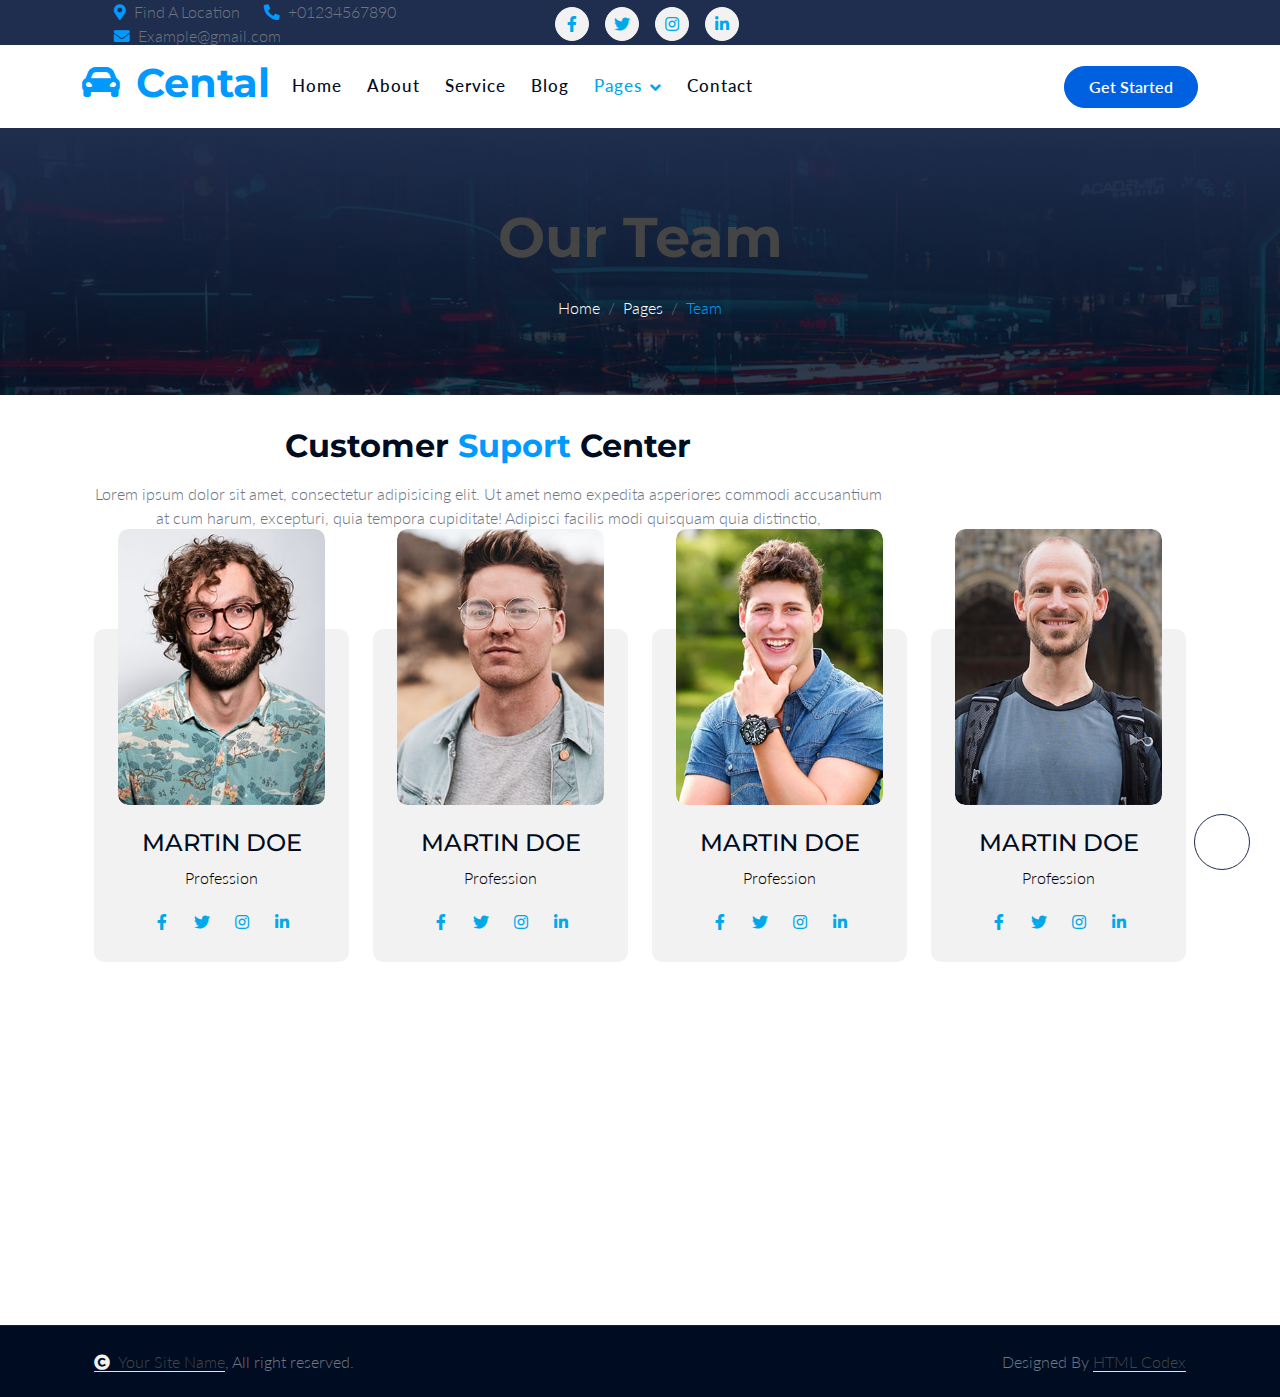
<file: team.html>
<!DOCTYPE html>
<html lang="en">

    <head>
        <meta charset="utf-8">
        <title>Cental - Car Rent Website Template</title>
        <meta content="width=device-width, initial-scale=1.0" name="viewport">
        <meta content="" name="keywords">
        <meta content="" name="description">

        <!-- Google Web Fonts -->
        <link rel="preconnect" href="https://fonts.googleapis.com">
        <link rel="preconnect" href="https://fonts.gstatic.com" crossorigin>
        <link href="https://fonts.googleapis.com/css2?family=Lato:ital,wght@0,400;0,700;0,900;1,400;1,700;1,900&family=Montserrat:ital,wght@0,100..900;1,100..900&display=swap" rel="stylesheet"> 

        <!-- Icon Font Stylesheet -->
        <link rel="stylesheet" href="https://use.fontawesome.com/releases/v5.15.4/css/all.css"/>
        <link href="https://cdn.jsdelivr.net/npm/bootstrap-icons@1.4.1/font/bootstrap-icons.css" rel="stylesheet">

        <!-- Libraries Stylesheet -->
        <link href="lib/animate/animate.min.css" rel="stylesheet">
        <link href="lib/owlcarousel/assets/owl.carousel.min.css" rel="stylesheet">


        <!-- Customized Bootstrap Stylesheet -->
        <link href="css/bootstrap.min.css" rel="stylesheet">

        <!-- Template Stylesheet -->
        <link href="css/style.css" rel="stylesheet">
    </head>

    <body>

        <!-- Spinner Start -->
        <div id="spinner" class="show bg-white position-fixed translate-middle w-100 vh-100 top-50 start-50 d-flex align-items-center justify-content-center">
            <div class="spinner-border text-primary" style="width: 3rem; height: 3rem;" role="status">
                <span class="sr-only">Loading...</span>
            </div>
        </div>
        <!-- Spinner End -->

        <!-- Topbar Start -->
        <div class="container-fluid topbar bg-secondary d-none d-xl-block w-100">
            <div class="container">
                <div class="row gx-0 align-items-center" style="height: 45px;">
                    <div class="col-lg-6 text-center text-lg-start mb-lg-0">
                        <div class="d-flex flex-wrap">
                            <a href="#" class="text-muted me-4"><i class="fas fa-map-marker-alt text-primary me-2"></i>Find A Location</a>
                            <a href="tel:+01234567890" class="text-muted me-4"><i class="fas fa-phone-alt text-primary me-2"></i>+01234567890</a>
                            <a href="mailto:example@gmail.com" class="text-muted me-0"><i class="fas fa-envelope text-primary me-2"></i>Example@gmail.com</a>
                        </div>
                    </div>
                    <div class="col-lg-6 text-center text-lg-end">
                        <div class="d-flex align-items-center justify-content-end">
                            <a href="#" class="btn btn-light btn-sm-square rounded-circle me-3"><i class="fab fa-facebook-f"></i></a>
                            <a href="#" class="btn btn-light btn-sm-square rounded-circle me-3"><i class="fab fa-twitter"></i></a>
                            <a href="#" class="btn btn-light btn-sm-square rounded-circle me-3"><i class="fab fa-instagram"></i></a>
                            <a href="#" class="btn btn-light btn-sm-square rounded-circle me-0"><i class="fab fa-linkedin-in"></i></a>
                        </div>
                    </div>
                </div>
            </div>
        </div>
        <!-- Topbar End -->

        <!-- Navbar & Hero Start -->
        <div class="container-fluid nav-bar sticky-top px-0 px-lg-4 py-2 py-lg-0">
            <div class="container">
                <nav class="navbar navbar-expand-lg navbar-light">
                    <a href="" class="navbar-brand p-0">
                        <h1 class="display-6 text-primary"><i class="fas fa-car-alt me-3"></i></i>Cental</h1>
                        <!-- <img src="img/logo.png" alt="Logo"> -->
                    </a>
                    <button class="navbar-toggler" type="button" data-bs-toggle="collapse" data-bs-target="#navbarCollapse">
                        <span class="fa fa-bars"></span>
                    </button>
                    <div class="collapse navbar-collapse" id="navbarCollapse">
                        <div class="navbar-nav mx-auto py-0">
                            <a href="index.html" class="nav-item nav-link">Home</a>
                            <a href="about.html" class="nav-item nav-link">About</a>
                            <a href="service.html" class="nav-item nav-link">Service</a>
                            <a href="blog.html" class="nav-item nav-link">Blog</a>
                            
                            <div class="nav-item dropdown">
                                <a href="#" class="nav-link dropdown-toggle active" data-bs-toggle="dropdown">Pages</a>
                                <div class="dropdown-menu m-0">
                                    <a href="feature.html" class="dropdown-item">Our Feature</a>
                                    <a href="cars.html" class="dropdown-item">Our Cars</a>
                                    <a href="team.html" class="dropdown-item active">Our Team</a>
                                    <a href="testimonial.html" class="dropdown-item">Testimonial</a>
                                    <a href="404.html" class="dropdown-item">404 Page</a>
                                </div>
                            </div>
                            <a href="contact.html" class="nav-item nav-link">Contact</a>
                        </div>
                        <a href="#" class="btn btn-primary rounded-pill py-2 px-4">Get Started</a>
                    </div>
                </nav>
            </div>
        </div>
        <!-- Navbar & Hero End -->

        <!-- Header Start -->
        <div class="container-fluid bg-breadcrumb">
            <div class="container text-center py-5" style="max-width: 900px;">
                <h4 class="text-white display-4 mb-4 wow fadeInDown" data-wow-delay="0.1s">Our Team</h4>
                <ol class="breadcrumb d-flex justify-content-center mb-0 wow fadeInDown" data-wow-delay="0.3s">
                    <li class="breadcrumb-item"><a href="index.html">Home</a></li>
                    <li class="breadcrumb-item"><a href="#">Pages</a></li>
                    <li class="breadcrumb-item active text-primary">Team</li>
                </ol>    
            </div>
        </div>
        <!-- Header End -->

        <!-- Team Start -->
        <div class="container-fluid team py-5">
            <div class="container py-5">
                <div class="text-center mx-auto pb-5 wow fadeInUp" data-wow-delay="0.1s" style="max-width: 800px;">
                    <h1 class="display-5 text-capitalize mb-3">Customer<span class="text-primary"> Suport</span> Center</h1>
                    <p class="mb-0">Lorem ipsum dolor sit amet, consectetur adipisicing elit. Ut amet nemo expedita asperiores commodi accusantium at cum harum, excepturi, quia tempora cupiditate! Adipisci facilis modi quisquam quia distinctio,
                    </p>
                </div>
                <div class="row g-4">
                    <div class="col-md-6 col-lg-6 col-xl-3 wow fadeInUp" data-wow-delay="0.1s">
                        <div class="team-item p-4 pt-0">
                            <div class="team-img">
                                <img src="img/team-1.jpg" class="img-fluid rounded w-100" alt="Image">
                            </div>
                            <div class="team-content pt-4">
                                <h4>MARTIN DOE</h4>
                                <p>Profession</p>
                                <div class="team-icon d-flex justify-content-center">
                                    <a class="btn btn-square btn-light rounded-circle mx-1" href=""><i class="fab fa-facebook-f"></i></a>
                                    <a class="btn btn-square btn-light rounded-circle mx-1" href=""><i class="fab fa-twitter"></i></a>
                                    <a class="btn btn-square btn-light rounded-circle mx-1" href=""><i class="fab fa-instagram"></i></a>
                                    <a class="btn btn-square btn-light rounded-circle mx-1" href=""><i class="fab fa-linkedin-in"></i></a>
                                </div>
                            </div>
                        </div>
                    </div>
                    <div class="col-md-6 col-lg-6 col-xl-3 wow fadeInUp" data-wow-delay="0.3s">
                        <div class="team-item p-4 pt-0">
                            <div class="team-img">
                                <img src="img/team-2.jpg" class="img-fluid rounded w-100" alt="Image">
                            </div>
                            <div class="team-content pt-4">
                                <h4>MARTIN DOE</h4>
                                <p>Profession</p>
                                <div class="team-icon d-flex justify-content-center">
                                    <a class="btn btn-square btn-light rounded-circle mx-1" href=""><i class="fab fa-facebook-f"></i></a>
                                    <a class="btn btn-square btn-light rounded-circle mx-1" href=""><i class="fab fa-twitter"></i></a>
                                    <a class="btn btn-square btn-light rounded-circle mx-1" href=""><i class="fab fa-instagram"></i></a>
                                    <a class="btn btn-square btn-light rounded-circle mx-1" href=""><i class="fab fa-linkedin-in"></i></a>
                                </div>
                            </div>
                        </div>
                    </div>
                    <div class="col-md-6 col-lg-6 col-xl-3 wow fadeInUp" data-wow-delay="0.5s">
                        <div class="team-item p-4 pt-0">
                            <div class="team-img">
                                <img src="img/team-3.jpg" class="img-fluid rounded w-100" alt="Image">
                            </div>
                            <div class="team-content pt-4">
                                <h4>MARTIN DOE</h4>
                                <p>Profession</p>
                                <div class="team-icon d-flex justify-content-center">
                                    <a class="btn btn-square btn-light rounded-circle mx-1" href=""><i class="fab fa-facebook-f"></i></a>
                                    <a class="btn btn-square btn-light rounded-circle mx-1" href=""><i class="fab fa-twitter"></i></a>
                                    <a class="btn btn-square btn-light rounded-circle mx-1" href=""><i class="fab fa-instagram"></i></a>
                                    <a class="btn btn-square btn-light rounded-circle mx-1" href=""><i class="fab fa-linkedin-in"></i></a>
                                </div>
                            </div>
                        </div>
                    </div>
                    <div class="col-md-6 col-lg-6 col-xl-3 wow fadeInUp" data-wow-delay="0.7s">
                        <div class="team-item p-4 pt-0">
                            <div class="team-img">
                                <img src="img/team-4.jpg" class="img-fluid rounded w-100" alt="Image">
                            </div>
                            <div class="team-content pt-4">
                                <h4>MARTIN DOE</h4>
                                <p>Profession</p>
                                <div class="team-icon d-flex justify-content-center">
                                    <a class="btn btn-square btn-light rounded-circle mx-1" href=""><i class="fab fa-facebook-f"></i></a>
                                    <a class="btn btn-square btn-light rounded-circle mx-1" href=""><i class="fab fa-twitter"></i></a>
                                    <a class="btn btn-square btn-light rounded-circle mx-1" href=""><i class="fab fa-instagram"></i></a>
                                    <a class="btn btn-square btn-light rounded-circle mx-1" href=""><i class="fab fa-linkedin-in"></i></a>
                                </div>
                            </div>
                        </div>
                    </div>
                </div>
            </div>
        </div>
        <!-- Team End -->

        <!-- Footer Start -->
        <div class="container-fluid footer py-5 wow fadeIn" data-wow-delay="0.2s">
            <div class="container py-5">
                <div class="row g-5">
                    <div class="col-md-6 col-lg-6 col-xl-3">
                        <div class="footer-item d-flex flex-column">
                            <div class="footer-item">
                                <h4 class="text-white mb-4">About Us</h4>
                                <p class="mb-3">Dolor amet sit justo amet elitr clita ipsum elitr est.Lorem ipsum dolor sit amet, consectetur adipiscing elit consectetur adipiscing elit.</p>
                            </div>
                            <div class="position-relative">
                                <input class="form-control rounded-pill w-100 py-3 ps-4 pe-5" type="text" placeholder="Enter your email">
                                <button type="button" class="btn btn-secondary rounded-pill position-absolute top-0 end-0 py-2 mt-2 me-2">Subscribe</button>
                            </div>
                        </div>
                    </div>
                    <div class="col-md-6 col-lg-6 col-xl-3">
                        <div class="footer-item d-flex flex-column">
                            <h4 class="text-white mb-4">Quick Links</h4>
                            <a href="#"><i class="fas fa-angle-right me-2"></i> About</a>
                            <a href="#"><i class="fas fa-angle-right me-2"></i> Cars</a>
                            <a href="#"><i class="fas fa-angle-right me-2"></i> Car Types</a>
                            <a href="#"><i class="fas fa-angle-right me-2"></i> Team</a>
                            <a href="#"><i class="fas fa-angle-right me-2"></i> Contact us</a>
                            <a href="#"><i class="fas fa-angle-right me-2"></i> Terms & Conditions</a>
                        </div>
                    </div>
                    <div class="col-md-6 col-lg-6 col-xl-3">
                        <div class="footer-item d-flex flex-column">
                            <h4 class="text-white mb-4">Business Hours</h4>
                            <div class="mb-3">
                                <h6 class="text-muted mb-0">Mon - Friday:</h6>
                                <p class="text-white mb-0">09.00 am to 07.00 pm</p>
                            </div>
                            <div class="mb-3">
                                <h6 class="text-muted mb-0">Saturday:</h6>
                                <p class="text-white mb-0">10.00 am to 05.00 pm</p>
                            </div>
                            <div class="mb-3">
                                <h6 class="text-muted mb-0">Vacation:</h6>
                                <p class="text-white mb-0">All Sunday is our vacation</p>
                            </div>
                        </div>
                    </div>
                    <div class="col-md-6 col-lg-6 col-xl-3">
                        <div class="footer-item d-flex flex-column">
                            <h4 class="text-white mb-4">Contact Info</h4>
                            <a href="#"><i class="fa fa-map-marker-alt me-2"></i> 123 Street, New York, USA</a>
                            <a href="mailto:info@example.com"><i class="fas fa-envelope me-2"></i> info@example.com</a>
                            <a href="tel:+012 345 67890"><i class="fas fa-phone me-2"></i> +012 345 67890</a>
                            <a href="tel:+012 345 67890" class="mb-3"><i class="fas fa-print me-2"></i> +012 345 67890</a>
                            <div class="d-flex">
                                <a class="btn btn-secondary btn-md-square rounded-circle me-3" href=""><i class="fab fa-facebook-f text-white"></i></a>
                                <a class="btn btn-secondary btn-md-square rounded-circle me-3" href=""><i class="fab fa-twitter text-white"></i></a>
                                <a class="btn btn-secondary btn-md-square rounded-circle me-3" href=""><i class="fab fa-instagram text-white"></i></a>
                                <a class="btn btn-secondary btn-md-square rounded-circle me-0" href=""><i class="fab fa-linkedin-in text-white"></i></a>
                            </div>
                        </div>
                    </div>
                </div>
            </div>
        </div>
        <!-- Footer End -->
        
        <!-- Copyright Start -->
        <div class="container-fluid copyright py-4">
            <div class="container">
                <div class="row g-4 align-items-center">
                    <div class="col-md-6 text-center text-md-start mb-md-0">
                        <span class="text-body"><a href="#" class="border-bottom text-white"><i class="fas fa-copyright text-light me-2"></i>Your Site Name</a>, All right reserved.</span>
                    </div>
                    <div class="col-md-6 text-center text-md-end text-body">
                        <!--/*** This template is free as long as you keep the below author’s credit link/attribution link/backlink. ***/-->
                        <!--/*** If you'd like to use the template without the below author’s credit link/attribution link/backlink, ***/-->
                        <!--/*** you can purchase the Credit Removal License from "https://htmlcodex.com/credit-removal". ***/-->
                        Designed By <a class="border-bottom text-white" href="https://htmlcodex.com">HTML Codex</a>
                    </div>
                </div>
            </div>
        </div>
        <!-- Copyright End -->


        <!-- Back to Top -->
        <a href="#" class="btn btn-secondary btn-lg-square rounded-circle back-to-top"><i class="fa fa-arrow-up"></i></a>   

        
    <!-- JavaScript Libraries -->
    <script src="https://ajax.googleapis.com/ajax/libs/jquery/3.6.4/jquery.min.js"></script>
    <script src="https://cdn.jsdelivr.net/npm/bootstrap@5.0.0/dist/js/bootstrap.bundle.min.js"></script>
    <script src="lib/wow/wow.min.js"></script>
    <script src="lib/easing/easing.min.js"></script>
    <script src="lib/waypoints/waypoints.min.js"></script>
    <script src="lib/counterup/counterup.min.js"></script>
    <script src="lib/owlcarousel/owl.carousel.min.js"></script>
    

    <!-- Template Javascript -->
    <script src="js/main.js"></script>
    </body>

</html>
</file>
<file: css/style.css>
/*** Spinner Start ***/
/*** Spinner ***/
#spinner {
    opacity: 0;
    visibility: hidden;
    transition: opacity .5s ease-out, visibility 0s linear .5s;
    z-index: 99999;
}

#spinner.show {
    transition: opacity .5s ease-out, visibility 0s linear 0s;
    visibility: visible;
    opacity: 1;
}

html {
    scroll-behavior: smooth;
}

/*** Spinner End ***/

.back-to-top {
    position: fixed;
    right: 30px;
    bottom: 30px;
    transition: 0.5s;
    z-index: 99;
}

/*** Button Start ***/
.btn {
    font-weight: 600;
    transition: .5s;
}

.btn-square {
    width: 32px;
    height: 32px;
}

.btn-sm-square {
    width: 34px;
    height: 34px;
}

.btn-md-square {
    width: 44px;
    height: 44px;
}

.btn-lg-square {
    width: 56px;
    height: 56px;
}

.btn-xl-square {
    width: 66px;
    height: 66px;
}

.btn-square,
.btn-sm-square,
.btn-md-square,
.btn-lg-square,
.btn-xl-square {
    padding: 0;
    display: flex;
    align-items: center;
    justify-content: center;
    font-weight: normal;
}

.btn.btn-primary {
    color: var(--bs-white);
}

.btn.btn-primary:hover {
    background: var(--bs-secondary);
    border: 1px solid var(--bs-secondary);
}

.btn.btn-secondary {
    color: var(--bs-white);
}

.btn.btn-secondary:hover {
    background: var(--bs-primary);
    border: 1px solid var(--bs-primary);
}

.btn.btn-light {
    color: var(--bs-primary);
}

.btn.btn-light:hover {
    color: var(--bs-white);
    background: var(--bs-primary);
    border: 1px solid var(--bs-primary);
}

/*** Icon Animation Start ***/
@keyframes icon-animat {
    0% {
        border-radius: 67% 33% 29% 71% / 39% 46% 54% 61%;
    }

    25% {
        border-radius: 69% 31% 19% 81% / 43% 37% 63% 57%;
    }

    50% {
        border-radius: 67% 33% 16% 84% / 57% 37% 63% 43%;
    }

    75% {
        border-radius: 77% 23% 61% 39% / 36% 61% 39% 64%;
    }

    100% {
        border-radius: 67% 33% 29% 71% / 39% 46% 54% 61%;
    }
}

/*** Icon Animation End ***/


/*** Navbar Start ***/
.nav-bar {
    background: var(--bs-white);
}

.sticky-top {
    transition: 1s;
}

.navbarleft {
    margin-left: 60px !important;
}

.navbar-light .navbar-nav .nav-link {
    position: relative;
    margin-right: 25px;
    padding: 35px 0;
    letter-spacing: 1px;
    color: var(--bs-dark);
    font-size: 17px;
    font-weight: 500;
    outline: none;
    transition: .5s;
}

.sticky-top .navbar-light .navbar-nav .nav-link {
    padding: 20px 0;
    color: var(--bs-dark);
}

.navbar-light .navbar-nav .nav-link:hover,
.navbar-light .navbar-nav .nav-link.active {
    color: var(--bs-primary);
}

.navbar-light .navbar-brand img {
    max-height: 60px;
    transition: .5s;
}

.sticky-top .navbar-light .navbar-brand img {
    max-height: 50px;
}

.navbar .dropdown-toggle::after {
    border: none;
    content: "\f107";
    font-family: "Font Awesome 5 Free";
    font-weight: 600;
    vertical-align: middle;
    margin-left: 8px;
}

.dropdown .dropdown-menu a:hover {
    background: var(--bs-primary);
    color: var(--bs-white);
}

.navbar .nav-item:hover .dropdown-menu {
    transform: rotateX(0deg);
    visibility: visible;
    margin-top: 8px !important;
    background: var(--bs-light);
    transition: .5s;
    opacity: 1;
}



@media (min-width: 992px) {
    .navbar .nav-item .dropdown-menu {
        display: block;
        visibility: hidden;
        top: 100%;
        transform: rotateX(-75deg);
        transform-origin: 0% 0%;
        border: 0;
        border-radius: 10px;
        margin-top: 8px !important;
        transition: .5s;
        opacity: 0;
    }
}

.rotated-text {
    display: inline-block;
    transform: rotate(-181deg);
    transform-origin: center;
    white-space: nowrap;
    /* Prevents wrapping */
}


@media (max-width: 991px) {
    .navbar.navbar-expand-lg .navbar-toggler {
        padding: 8px 15px;
        border: 1px solid #2bb8f4;
        color: #2bb8f4;
        margin-right: 8px;
    }

    .sticky-top .navbar-light .navbar-nav .nav-link {
        padding: 12px 0;
    }
}

/*** Navbar End ***/

/*** Carousel Header Start ***/
.carousel .carousel-item img {
    object-fit: cover;
}

.carousel .carousel-item,
.carousel .carousel-item img {
    /* height: px; */
}

.carousel-item .carousel-caption {
    position: absolute;
    width: 100%;
    height: 100%;
    left: 0;
    bottom: 0;
    /* background: rgba(0, 0, 0, .6); */
    transition: transform 0.6s ease-in-out;
    display: flex;
    align-items: center;
}

.carousel .carousel-indicators {
    left: 75%;
    top: 50%;
    margin-right: 25%;
    transform: translateY(-50%);
    flex-direction: column;
}

.carousel-indicators [data-bs-target] {
    display: flex;
    width: 15px;
    height: 15px;
    border: 6px solid var(--bs-white);
    border-radius: 15px;
    padding: 0;
    margin-top: 10px;
    margin-bottom: 10px;
    background-color: var(--bs-secondary);
    opacity: 1;
    transition: 0.5s;
}

.carousel-indicators [data-bs-target].active {
    background-color: var(--bs-primary);
}

@media (max-width: 992px) {
    .carousel-indicators [data-bs-target] {
        display: none;
    }
}


/* Default display for desktop */
.desktop-image {
    display: block;
}





.mobile-image {
    display: none;
}

/* Mobile view - Hide desktop images, show mobile images */
@media (max-width: 767px) {
    .desktop-image {
        display: none;
    }

    .mobile-image {
        display: block;
    }
}

/*** Carousel Header End ***/

/*** Single Page Hero Header Start ***/
.bg-breadcrumb {
    position: relative;
    overflow: hidden;
    background: linear-gradient(rgba(31, 46, 78, 1), rgba(0, 12, 33, 0.8)), url(../img/fact-bg.jpg);
    background-position: center top;
    background-repeat: no-repeat;
    background-size: cover;
    padding: 60px 0 60px 0;
    transition: 0.5s;
}

.bg-breadcrumb .breadcrumb {
    position: relative;
}

.bg-breadcrumb .breadcrumb .breadcrumb-item a {
    color: var(--bs-white);
}

/*** Single Page Hero Header End ***/

/*** Features Start ***/


.feature .feature-item {
    display: flex;
    border-radius: 10px;
}

.feature .feature-item .feature-icon span {
    width: 90px;
    height: 90px;
    display: flex;
    align-items: center;
    justify-content: center;
    color: var(--bs-secondary);
    background: var(--bs-primary);
    border-radius: 67% 33% 29% 71% / 39% 46% 54% 61%;
    ;
    animation-name: icon-animat;
    animation-duration: 5s;
    animation-delay: 1s;
    animation-direction: alternate;
    animation-iteration-count: infinite;
    transition: 0.5s;
}

/*** Features End ***/

/*** About Start ***/
.about .about-item .about-item-inner {
    display: flex;
    flex-direction: column;
    align-items: center;
    justify-content: center;
    text-align: center;
    border-radius: 10px;
    background: var(--bs-light);
    transition: 0.5s;
}

.about .about-item .about-item-inner .about-icon {
    width: 90px;
    height: 90px;
    border-radius: 67% 33% 29% 71% / 39% 46% 54% 61%;
    display: flex;
    align-items: center;
    justify-content: center;
    color: var(--bs-secondary);
    background: var(--bs-primary);
    animation-name: icon-animat;
    animation-duration: 5s;
    animation-delay: 1s;
    animation-direction: alternate;
    animation-iteration-count: infinite;
    transition: 0.5s;
}

.about .about-img {
    position: relative;
    overflow: hidden;
    width: 100%;
    height: 100%;

}

.about .about-img .img-1 {
    height: 70%;
    /* margin-right: 50px; */
}

.about .about-img .img-2 {
    position: absolute;
    width: 100%;
    bottom: 0;
    right: 0;
    padding-left: 50px;
    border-radius: 10px;
}



.about .about-item .text-item {
    position: relative;
    padding-left: 25px;
}

.about .about-item .text-item::after {
    content: "";
    position: absolute;
    width: 5px;
    height: 100%;
    top: 0;
    left: 0;
    border-radius: 10px;
    background: var(--bs-secondary);
}

/*** About End ***/


/*** Fact Counter Start ***/
.counter {
    background: linear-gradient(rgba(0, 12, 33, 0.9), rgba(31, 46, 78, 0.9)), url(../img/fact-bg.jpg);
    background-position: center center;
    background-repeat: no-repeat;
    background-size: cover;
}

.counter .counter-item .counter-item-icon {
    width: 90px;
    height: 90px;
    border-radius: 67% 33% 29% 71% / 39% 46% 54% 61%;
    display: flex;
    align-items: center;
    justify-content: center;
    color: var(--bs-secondary);
    background: var(--bs-primary);
    animation-name: icon-animat;
    animation-duration: 5s;
    animation-delay: 1s;
    animation-direction: alternate;
    animation-iteration-count: infinite;
    transition: 0.5s;
}

/*** Fact Counter End ***/

/*** Services Start ***/
.service .service-item {
    position: relative;
    display: flex;
    flex-direction: column;
    align-items: center;
    justify-content: center;
    text-align: center;
    box-shadow: 0 0 45px rgba(0, 0, 0, .1);
    border-radius: 10px;
    background: var(--bs-white);
    transition: 0.5s;
}

.service .service-item:hover {
    display: flex;
    flex-direction: column;
    align-items: center;
    justify-content: center;
    text-align: center;
    border-radius: 60px;
    background: var(--bs-light);
}

.service .service-item::after {
    content: "";
    position: absolute;
    width: 100%;
    height: 100%;
    bottom: 0;
    left: 0;
    background: var(--bs-primary);
    border-radius: 10px;
    z-index: -1;
    transition: 0.5s;
    opacity: 0;
}

.service .service-item:hover::after {
    opacity: 1;
}

.service .service-item .service-icon {
    width: 90px;
    height: 90px;
    border-radius: 67% 33% 29% 71% / 39% 46% 54% 61%;
    display: flex;
    align-items: center;
    justify-content: center;
    color: var(--bs-secondary);
    background: var(--bs-primary);
    animation-name: icon-animat;
    animation-duration: 5s;
    animation-delay: 1s;
    animation-direction: alternate;
    animation-iteration-count: infinite;
    transition: 0.5s;
}

/*** Service End ***/

/*** Cars Categories Start ***/
.categories .categories-item {
    position: relative;
    border: 1px solid var(--bs-secondary);
    border-radius: 10px;
    transition: 0.5s;
}

.categories .categories-item:hover {
    border: 1px solid var(--bs-primary);
}

.categories .categories-item .categories-item-inner {
    position: relative;
    overflow: hidden;
    border-radius: 10px;
    transition: 0.5s;
}

.categories .categories-item .categories-item-inner:hover {
    box-shadow: 0 0 50px rgba(234, 0, 30, .3);
}

.categories .categories-item-inner .categories-img {
    background: var(--bs-light);
}

.categories .categories-item-inner .categories-content {
    border-top: 4px solid var(--bs-white);
    text-align: center;
    background: var(--bs-light);
}

.categories .categories-item-inner .categories-review {
    display: flex;
    align-items: center;
    justify-content: center;
}

.categories-carousel .owl-stage-outer {
    margin-top: 15px;
    margin-right: -1px;
}

.categories-carousel .owl-nav .owl-prev,
.categories-carousel .owl-nav .owl-next {
    position: absolute;
    top: 280px;
    padding: 10px 35px;
    color: var(--bs-white);
    background: #2cc2f6;
    border-radius: 50px;
    transition: 0.5s;
}

.categories-carousel .owl-nav .owl-prev {
    left: -67px !important;
}

.categories-carousel .owl-nav .owl-next {
    right: -67px !important;
}

.categories-carousel .owl-nav .owl-prev:hover,
.categories-carousel .owl-nav .owl-next:hover {
    background: var(--bs-secondary);
    color: var(--bs-white);
}

/*** Cars Categories End ***/


/*** Process Start ***/
.steps {
    background: linear-gradient(rgba(0, 0, 0, 0.9), rgba(0, 0, 0, 0.9)), url(../img/bg-1.jpg);
    background-position: center center;
    background-repeat: no-repeat;
    background-size: cover;
}


.steps .steps-item {
    position: relative;
    /* background: var(--bs-secondary); */
    border-radius: 10px;
}

.steps .steps-item h4,
.steps .steps-item p {
    color: var(--bs-white);
}

.steps .steps-item .setps-number {
    position: absolute;
    width: 64px;
    height: 64px;
    bottom: 0;
    right: 40px;
    font-weight: 900;
    border: 1px solid var(--bs-white);
    border-radius: 64px;
    transform: translateY(50%);
    color: var(--bs-white);
    background: var(--bs-secondary);
    display: flex;
    align-items: center;
    justify-content: center;
}

/*** Process End ***/


/*** Blog Start ***/
.blog .blog-item {
    border-radius: 10px;
    transition: 0.5s;
}

.blog .blog-item:hover {
    box-shadow: 0 0 45px rgba(0, 0, 0, .2);
}

.blog .blog-item .blog-img {
    position: relative;
    overflow: hidden;
    border-top-left-radius: 10px;
    border-top-right-radius: 10px;
}

.blog .blog-item .blog-img::after {
    content: "";
    position: absolute;
    width: 100%;
    height: 0;
    bottom: 0;
    left: 0;
    background: rgba(255, 255, 255, 0.3);
    transition: 0.5s;
}

.blog .blog-item:hover .blog-img::after {
    height: 100%;
}

.blog .blog-item .blog-img img {
    transition: 0.5s;
}

.blog .blog-item:hover .blog-img img {
    transform: scale(1.2);
}

.blog .blog-item .blog-content {
    position: relative;
    background: var(--bs-light);
}

.blog .blog-item .blog-content .blog-date {
    position: absolute;
    top: 0;
    left: 25px;
    transform: translateY(-50%);
    padding: 12px 25px;
    border-radius: 10px;
    color: var(--bs-white);
    background: var(--bs-primary);
}

.blog .blog-item .blog-content .blog-comment {
    display: flex;
    justify-content: space-between;
}

/*** Blog End ***/


/*** Banner Start ***/
.banner .banner-item {
    position: relative;
    width: 100%;
    height: 100%;
    border-radius: 10px;
    transition: 0.5s;
    z-index: 1;
}

.banner .banner-item::after {
    content: "";
    position: absolute;
    width: 100%;
    height: 100%;
    top: 0;
    left: 0;
    border-radius: 10px;
    background: rgba(0, 0, 0, .6);
    z-index: 2;
}

.banner .banner-item .banner-content {
    position: absolute;
    width: 100%;
    height: 100%;
    top: 0;
    right: 0;
    margin-left: 0;
    margin-bottom: 0;
    padding: 25px;
    border-radius: 10px;
    display: flex;
    flex-direction: column;
    justify-content: center;
    align-items: end;
    z-index: 5;
}

@media (min-width: 992px) {
    .banner .banner-item .banner-content h2 {
        font-size: 45px;
        margin-bottom: 20px;
    }

    .banner .banner-item .banner-content h1 {
        font-size: 72px;
        margin-bottom: 20px;
    }

    .banner .banner-item .banner-content p {
        font-size: 40px;
        margin-bottom: 20px;
    }
}

/*** Banner End ***/

/*** Team Start ***/
.team .team-item {
    position: relative;
    text-align: center;
    border-radius: 10px;
    margin-top: 100px;
    background: var(--bs-light);
    transition: 0.5s;
    z-index: 1;
}

.team .team-item::after {
    content: "";
    position: absolute;
    width: 100%;
    height: 0;
    bottom: 0;
    left: 0;
    border-radius: 10px;
    background: var(--bs-secondary);
    z-index: 2;
    transition: 0.5s;
}

.team .team-item:hover::after {
    height: 100%;
}

.team .team-item .team-content {
    position: relative;
    z-index: 5;
}

.team .team-item .team-content h4,
.team .team-item .team-content p {
    transition: 0.5s;
}

.team .team-item:hover .team-content h4 {
    color: var(--bs-white);
}

.team .team-item:hover .team-content p {
    color: var(--bs-white);
}

.team .team-item .team-img {
    position: relative;
    overflow: hidden;
    top: -100px;
    margin-bottom: -100px;
    border-radius: 10px;
    z-index: 3;
}

.team .team-item .team-img img {
    transition: 0.5s;
}

.team .team-item:hover .team-img img {
    transform: scale(1.1);
}

.team .team-item .team-img::after {
    content: "";
    position: absolute;
    width: 100%;
    height: 0;
    top: 0;
    left: 0;
    border-radius: 10px;
    background: rgba(255, 255, 255, .3);
    z-index: 4;
    transition: 0.5s;
}

.team .team-item:hover .team-img::after {
    height: 100%;
}

/*** Team End ***/

/*** Testimonial Start ***/
.testimonial-carousel .owl-stage-outer {
    margin-right: -1px;
}

.testimonial .testimonial-item {
    position: relative;
    margin-top: 35px;
    border: 1px solid var(--bs-secondary);
    border-radius: 10px;
}

.testimonial .testimonial-item .testimonial-quote {
    position: absolute;
    width: 70px;
    height: 70px;
    top: 0;
    right: 25px;
    transform: translateY(-50%);
    border-radius: 70px;
    color: var(--bs-white);
    background: var(--bs-secondary);
    display: flex;
    align-items: center;
    justify-content: center;
}

.testimonial .testimonial-item .testimonial-inner {
    display: flex;
    align-items: center;
    background: var(--bs-light);
    border-top-left-radius: 10px;
    border-top-right-radius: 10px;
}

.testimonial .testimonial-item .testimonial-inner img {
    width: 100px;
    height: 100px;
    border-radius: 100px;
    border: 4px solid var(--bs-white);
}

.testimonial-carousel .owl-dots {
    display: flex;
    justify-content: center;
}

.testimonial-carousel .owl-dots .owl-dot {
    width: 30px;
    height: 30px;
    border-radius: 30px;
    margin: 20px 10px 0 10px;
    background: var(--bs-primary);
    transition: 0.5s;
}

.testimonial-carousel .owl-dots .owl-dot.active {
    width: 30px;
    height: 30px;
    border-radius: 30px;
    background: var(--bs-secondary);
    transition: 0.5s;
}

.testimonial-carousel .owl-dots .owl-dot span {
    position: relative;
    margin-top: 50%;
    margin-left: 50%;
    transform: translate(-50%, -50%);
    display: flex;
    align-items: center;
    justify-content: center;
    text-align: center;
}

.testimonial-carousel .owl-dots .owl-dot.active span::after {
    background: var(--bs-primary);
}

.testimonial-carousel .owl-dots .owl-dot span::after {
    content: "";
    width: 15px;
    height: 15px;
    border-radius: 15px;
    position: absolute;
    top: 50%;
    left: 0;
    transform: translateY(-50%);
    display: flex;
    align-items: center;
    justify-content: center;
    text-align: center;
    background: var(--bs-white);
    transition: 0.5s;
}

/*** Testimonial End ***/

/*** Contact Start ***/
.contact .contact-add-item {
    border-radius: 10px;
    display: flex;
    flex-direction: column;
    align-items: center;
    justify-content: center;
    text-align: center;
    background: var(--bs-light);
}

.contact .contact-add-item .contact-icon {
    width: 90px;
    height: 90px;
    border-radius: 67% 33% 29% 71% / 39% 46% 54% 61%;
    display: flex;
    align-items: center;
    justify-content: center;
    color: var(--bs-secondary);
    background: var(--bs-primary);
    animation-name: icon-animat;
    animation-duration: 5s;
    animation-delay: 1s;
    animation-direction: alternate;
    animation-iteration-count: infinite;
    transition: 0.5s;
}







.container-custom {
    padding: 20px;
    font-family: Arial, sans-serif;
    text-align: center;
    margin: 0;

}

.title-custom {
    font-size: 2em;
    font-weight: bolder;
    margin-bottom: 20px;
    color: #000c21;
}

.description-custom {
    font-size: 1.1em;
    font-weight: 500;
    margin-bottom: 40px;
}

.testimonials-custom {
    display: flex;
    justify-content: center;
    gap: 60px;
    margin-bottom: 40px;
}

.testimonial-custom {
    width: 250px;
    height: 450px;
    background-color: #e0e0e0;
    display: flex;
    justify-content: center;
    align-items: center;
}

iframe {
    width: 100%;
    height: 100%;
}

.button-custom {
    background-color: #007bff;
    color: white;
    padding: 10px 20px;
    margin-left: 560px;
    text-decoration: none;
    border-radius: 5px;
    width: 300px;
}

.waves-custom {
    margin-top: 40px;
}




.container-custom {
    display: flex;
    flex-direction: column;
    gap: 8px;
    background-color: #ffffff;
    padding: 30px;
    border-radius: 10px;
}

.section-custom {
    display: flex;
    align-items: flex-start;
    gap: 20px;
    background-color: #f9f9f9;
    padding: 20px;
    border-radius: 10px;
    box-shadow: 0 4px 8px rgba(0, 0, 0, 0.1);
}

.section-custom img {
    width: 173px;
    height: 175px;
    object-fit: cover;
    border-radius: 5px;
}

.section-custom h2 {
    margin: 0 0 10px;
    font-size: 18px;
    color: #4b4a4a;
}

.section-custom p {
    margin: 0;
    line-height: 1.6;
    font-weight: 500;
    font-size: 17px;
    color: #666;
}



.directors-message {
    display: flex;
    align-items: center;
    justify-content: center;
    background-color: #44a8e1;
    /* Light blue background */
    padding: 40px;
    border-radius: 10px;
    color: white;
    position: relative;
}

.message-content {

    margin-right: 100px;
    padding: 20px;
    font-family: 'Arial', sans-serif;
    font-weight: 700;
}

.message-content h2 {
    font-size: 24px;
    font-weight: bold;
    margin-bottom: 20px;
}

.message-content p {
    font-size: 16px;
    line-height: 1.6;
    margin-bottom: 20px;
}

.message-content strong {
    font-size: 18px;
    font-weight: bold;
}

.message-image {
    max-width: 40%;
    text-align: center;
}

.message-image img {
    width: 350px;
    border-radius: 10px;
    object-fit: cover;
    margin-bottom: -40px;
}

.directors-message::after {
    content: '';
    position: absolute;
    top: 10%;
    right: 30%;
    width: 200px;
    height: 200px;
    /* border: 5px solid white; */
    border-radius: 50%;
    transform: rotate(45deg);
    opacity: 0.2;
}

.partners-section {
    text-align: center;
    padding: 20px;
    background-color: #fff;
    /* Matches the white background */
    width: fit-content;
    /* Shrink to fit the image */
    max-width: 80%;
    /* Ensure responsiveness */
    margin: 0 auto;
    /* Center the box */
    display: flex;
    justify-content: center;
    align-items: center;
    box-shadow: 0 4px 10px rgba(0, 0, 0, 0.15);
    /* Stronger shadow for better effect */
    border-radius: 10px;
    /* Optional rounded corners */
    padding: 15px;
    /* Reduce padding to make it tighter */
}



.partners-banner {
    max-width: 98%;
    height: auto;
    display: inline-block;
}





.why-choose-section {
    padding: 20px;
    text-align: center;
}

.why-choose-section h1 {
    font-size: 2rem;
    margin-bottom: 20px;
}

.content-container {
    display: flex;
    flex-wrap: wrap;
    align-items: flex-start;
    justify-content: center;
    gap: 20px;
    margin-top: 40px;
}

.image-grid {
    display: grid;
    grid-template-columns: repeat(2, 1fr);
    gap: 10px;
    flex: 1 1 40%;
    max-width: 500px;
}

.image-grid img {
    width: 92%;
    height: 86%;
    border-radius: 5px;
}

.text-content {
    flex: 1 1 40%;
    max-width: 500px;
    text-align: left;
}

.text-content p {
    font-size: 0.95rem;
    line-height: 1.6;
    margin-bottom: 15px;
}

.text-content h2 {
    font-size: 1.2rem;
    margin-top: 20px;
    margin-bottom: 10px;
}

.center {
    align-items: center;
}


.unique-quote-container {
    display: flex;
    flex-wrap: wrap;
    max-width: 1200px;
    margin: auto;
    padding: 20px;
}

.unique-quote-form-section {
    flex: 1 1 50%;
    padding: 20px;
    margin-top: 20px;
}

.unique-quote-appointment-title {
    color: #0056b3;
    text-transform: uppercase;
    margin-bottom: 10px;
}

.unique-quote-main-title {
    color: #002147;
    font-size: 32px;
    margin-bottom: 20px;
}

.unique-quote-form .unique-quote-label {
    display: block;
    font-size: 16px;
    margin-bottom: 5px;
    color: #333;
}

.unique-quote-form .unique-quote-input {
    width: 100%;
    padding: 10px;
    margin-bottom: 15px;
    border: 1px solid #ccc;
    border-radius: 4px;
}

.unique-quote-form .unique-quote-submit-button {
    padding: 10px 20px;
    background-color: #0056b3;
    color: #fff;
    border: none;
    border-radius: 4px;
    cursor: pointer;
    font-size: 16px;
}

.unique-quote-form .unique-quote-submit-button:hover {
    background-color: #003d80;
}

.unique-quote-info-section {
    flex: 1 1 50%;
    padding: 20px;
}

.unique-quote-info-item {
    margin-bottom: 20px;
    /* display: flex; */
    align-items: flex-start;
}

.unique-quote-info-icon {
    width: 50px;
    height: 50px;
    margin-right: 15px;
}

.unique-quote-info-title {
    color: #002147;
    margin-bottom: 10px;
}

.unique-quote-info-description {
    color: #555;
    font-weight: 500;
}

.ph-icon {
    transform: rotate(-788deg);
}

@media only screen and (max-width: 768px) {
    .why-choose-section {
        padding: 20px;
        text-align: center;
    }

    .why-choose-section h1 {
        font-size: 1.5rem;
        /* Adjust the heading size */
        margin-bottom: 15px;
    }

    .content-container {
        display: flex;
        flex-direction: column;
        /* Stack content vertically */
        gap: 20px;
    }



    .image-grid {
        display: grid;
        grid-template-columns: repeat(2, 1fr);
        /* 2 images per row */
        gap: 10px;
    }

    .image-grid img {
        width: 100%;
        /* height: auto; */
        border-radius: 5px;
        /* Optional for rounded corners */
    }

    .text-content {
        text-align: left;
        /* Align text to the left for readability */
        font-size: 0.85rem;
    }

    .text-content h4 {
        font-size: 1.1rem;
        margin-bottom: 5px;
    }

    .text-content h2 {
        font-size: 1.4rem;
        margin: 15px 0;
    }

    .text-content p {
        font-size: 0.85rem;
        line-height: 1.5;
    }
}





.director-message-section {
    text-align: center;
    padding: 20px;
    /* background-color: #f0f0f0;  */
}

.director-banner {
    max-width: 120%;
    height: auto;
    display: inline-block;
    border-radius: 8px;
    /* Optional for rounded corners */
}



/*** Contact End ***/


/*** Footer Start ***/
.footer {
    background: #f2f5fb;
    width: 100%;

}

.footer .container {
    max-width: 100%;
    /* Remove container constraints */
    padding: 0;
    /* Remove padding */
}

.footer .footer-item a {
    line-height: 35px;
    color: #454545;
    transition: 0.5s;
}

.footer .footer-item p {
    line-height: 35px;
}

.footer .footer-item a:hover {
    letter-spacing: 1px;
    color: var(--bs-primary);
}

.footer .footer-item .footer-btn a,
.footer .footer-item .footer-btn a i {
    transition: 0.5s;
}

.footer .footer-item .footer-btn a:hover {
    background: var(--bs-white);
}

.footer .footer-item .footer-btn a:hover i {
    color: var(--bs-primary) !important;
}

/*** Footer End ***/

/*** copyright Start ***/
.copyright {
    border-top: 1px solid rgba(255, 255, 255, 0.08);
    background: var(--bs-dark);
}

/*** copyright end ***/






/* mobile view css code */
@media only screen and (max-width: 768px) {
    .header-carousel {
        padding: 10px;
    }

    .carousel-caption {
        padding: 15px;
    }

    .carousel-item img {
        height: auto;
    }

    .bg-secondary {
        padding: 15px;
    }

    .bg-secondary h4 {
        font-size: 18px;
    }

    .bg-secondary input.form-control {
        font-size: 14px;
        padding: 8px;
    }

    .bg-secondary button.btn {
        font-size: 16px;
        padding: 10px;
    }

    .carousel-caption .row {
        flex-direction: column;
        text-align: center;
    }

    .carousel-caption .col-lg-6 {
        width: 100%;
        max-width: 100%;
    }

    .carousel-caption .fadeInLeft,
    .carousel-caption .fadeInRight {
        animation: none;
        /* Disables animations for better mobile performance */
    }

    .text-start h1 {
        font-size: 24px;
        line-height: 1.5;
    }

    .text-start p {
        font-size: 14px;
    }
}


/* Mobile View CSS */
@media (max-width: 768px) {
    .about .row {
        display: flex;
        flex-direction: column;
        /* Stack columns vertically */
        align-items: center;
        text-align: center;
        /* Center-align text for better readability */
    }

    .about h1 {
        font-size: 1.8rem;
        /* Adjust heading size */
        line-height: 1.5;
    }

    .about p {
        font-size: 0.9rem;
        /* Adjust paragraph text size */
        line-height: 1.6;
        margin: 0 15px;
        /* Add padding to the sides */
    }

    .about-img .img-1 img {
        max-width: 93%;
        height: auto;
        margin-bottom: 20px;
        /* Add spacing between image and text */
    }

    .about .col-xl-6 {
        width: 100%;
        /* Make each column take full width */
    }

    .about .about-item h3 {
        font-size: 1.5rem;
        /* Adjust mission statement heading */
    }

    .about .text-item {
        padding: 10px;
    }
}


@media (max-width: 768px) {
    .title-custom {
        font-size: 1.5rem;
        /* Smaller font size for the title */
        text-align: center;
        margin-bottom: 15px;
        padding: 0 10px;
    }

    .description-custom {
        font-size: 0.9rem;
        /* Adjust description font size */
        text-align: center;
        margin-bottom: 20px;
        line-height: 1.4;
        padding: 0 15px;
    }

    @media (max-width: 768px) {
        .testimonials-custom {
            display: flex;
            flex-direction: column;
            align-items: center;
            gap: 20px;
            padding: 0;
        }

        .testimonial-custom {
            width: 90%;
            /* Reduce the width to 90% of the screen */
            max-width: 400px;
            /* Optional: Add a max width for consistency */
            aspect-ratio: 9 / 16;
            /* Adjust the aspect ratio for more height */
            overflow: hidden;
            position: relative;
        }

        .testimonial-custom iframe {
            width: 100%;
            /* Full width of the container */
            height: 100%;
            /* Full height of the container */
            border: none;
            /* Remove borders */
        }
    }



    .button-custom {
        font-size: 0.9rem;
        /* Smaller button font size */
        text-align: center;
        padding: 10px 15px;
        margin: 20px auto 0;
        max-width: 250px;
        /* Center the button */
    }
}

@media (max-width: 768px) {
    .section-custom {
        flex-direction: column;
        text-align: center;
    }

    .section-custom img {
        width: 100%;
    }

    .section-custom div {
        padding: 0;
    }

    .section-custom h2 {
        font-size: 1.25rem;
    }

    .section-custom p {
        font-size: 0.85rem;
        font-weight: 500;
    }
}


@media (max-width: 768px) {
    .container-custom {
        padding: 15px;
    }

    .title-custom {
        font-size: 1.25rem;
        font-weight: bold;
        text-align: center;
        margin-bottom: 10px;
        color: #333;
    }

    .description-custom {
        font-size: 0.85rem;
        line-height: 1.6;
        text-align: justify;
        margin-bottom: 15px;
        color: #555;
    }

    .director-message-section {
        display: flex;
        justify-content: center;
        margin: 15px 0;
    }

    .director-banner {
        width: 100%;
        height: auto;
        border-radius: 10px;
        /* box-shadow: 0 4px 8px rgba(0, 0, 0, 0.1); */
    }
}

@media (max-width: 768px) {
    .display-5 {
        font-size: 1.3rem;
        /* Slightly smaller font for mobile */
    }

    .partners-banner {
        width: 100%;
        /* Ensure the image takes full width on mobile */
        height: auto;
        /* Maintain the aspect ratio of the image */
        display: none;
    }

    .partners-section {
        /* margin-left: 31px; */
        padding: 15px;
        max-width: 283px;

    }
}

.resendial {
    text-align: center;
}

@media (max-width: 768px) {
    .why-choose-section {
        padding: 10px !important;
    }

    .image-grid img {
        max-width: 320px !important;
        /* Adjust for smaller screens */
        margin: 0 auto !important;
    }

    .text-content h2 {
        font-size: 1.3rem !important;
    }
}




/* Container Styles */
.lead-form-section {
    display: flex;
    justify-content: space-between;
    align-items: flex-start;
    gap: 30px;
    padding: 20px;
    max-width: 1200px;
    margin: 0 auto;
}

/* Form Container */
.form-container {
    width: 35%;
    /* Reduced width for better alignment */
    background: #f8f9fa;
    padding: 20px 15px;
    border: 1px solid #ddd;
    border-radius: 8px;
    box-shadow: 0 4px 8px rgba(0, 0, 0, 0.1);
}

.form-container h2 {
    text-align: center;
    margin-bottom: 20px;
    font-size: 20px;
    color: #333;
}

.form-container input,
.form-container textarea {
    width: 100%;
    padding: 12px;
    margin-bottom: 15px;
    border: 1px solid #ddd;
    border-radius: 4px;
    font-size: 14px;
}

.form-container textarea {
    resize: none;
    /* Prevent resizing for consistency */
    height: 100px;
}

.form-container button {
    width: 100%;
    padding: 12px;
    background: #007bff;
    color: #fff;
    border: none;
    border-radius: 4px;
    font-size: 16px;
    cursor: pointer;
    transition: background 0.3s ease;
}

.form-container button:hover {
    background: #0056b3;
}

/* Numbers Container */
.numbers-container {
    width: 60%;
    /* Adjusted width for better spacing with the form */
    display: flex;
    flex-wrap: wrap;
    justify-content: space-between;
    gap: 20px;
}

.number-box {
    width: 48%;
    /* Ensures two numbers fit in a row */
    text-align: center;
    background: #fff;
    padding: 15px;
    border: 1px solid #ddd;
    border-radius: 8px;
    box-shadow: 0 4px 8px rgba(0, 0, 0, 0.1);
    transition: transform 0.3s ease;
}

.number-box:hover {
    transform: scale(1.05);
}

.number-box img {
    max-width: 50px;
    margin-bottom: 10px;
}

.number-box h3 {
    font-size: 28px;
    font-weight: bold;
    color: #007bff;
    margin: 0;
}

.number-box p {
    margin: 5px 0 0;
    font-size: 14px;
    color: #6c757d;
}





@media (max-width: 768px) {
    .lead-form-section {
        flex-direction: column;
    }

    .form-container,
    .numbers-container {
        width: 100%;
    }

    .number-box {
        width: 100%;
    }
}





/* Overall Container */
.subscription-container {
    display: flex;
    flex-wrap: wrap;
    align-items: center;
    justify-content: center;
    gap: 20px;
    padding: 20px;
    background-color: #f5f5f5;
    border-radius: 8px;
    box-shadow: 0 4px 8px rgba(0, 0, 0, 0.1);
    max-width: 800px;
    margin: auto;
}

/* Form Styles */
.subscription-form {
    display: flex;
    flex-wrap: wrap;
    gap: 15px;
    flex: 1;
    max-width: 600px;
}

.form-group {
    display: flex;
    flex-direction: column;
    flex: 1;
    min-width: 200px;
}

label {
    font-size: 14px;
    font-weight: bold;
    margin-bottom: 5px;
    color: #333;
}

input {
    padding: 10px;
    font-size: 14px;
    border: 1px solid #ccc;
    border-radius: 6px;
    outline: none;
    width: 100%;
    box-sizing: border-box;
}

input:focus {
    border-color: #007bff;
}

/* Phone Wrapper */
.phone-wrapper {
    display: flex;
    align-items: center;
    gap: 5px;
}

.country-code {
    background-color: #f1f1f1;
    padding: 10px;
    border: 1px solid #ccc;
    border-radius: 6px;
    font-size: 14px;
    color: #333;
}

/* Button */
.subscribe-button {
    padding: 12px 20px;
    font-size: 16px;
    color: #fff;
    background-color: #007bff;
    border: none;
    border-radius: 6px;
    cursor: pointer;
    flex: 1;
}

.subscribe-button:hover {
    background-color: #0056b3;
}

/* Responsive */
@media (max-width: 600px) {
    .subscription-form {
        flex-direction: column;
    }

    .subscribe-button {
        width: 100%;
    }
}


.director-banner {
    display: block;
    /* Default display for desktop */
    width: 100%;
    height: auto;
}

.mobile-image {
    display: none;
    /* Hide the mobile image by default */
    width: 137%;
    height: auto;
}

@media (max-width: 768px) {
    .director-banner {
        display: none;
        /* Hide the desktop image on smaller screens */
    }

    .mobile-image {
        display: block;
        /* Show the mobile image for small screens */
    }
}

.mobile-image1 {
    display: none;
    /* Hide the mobile image by default */
    width: 100%;
    height: auto;
}

@media (max-width: 768px) {
    .director-banner {
        display: none;
        /* Hide the desktop image on smaller screens */
    }

    .mobile-image1 {
        display: block;
        /* Show the mobile image for small screens */
        width: 100%;
        /* margin-left: 29px; */
    }
}


.icon-text-align-horizontal {
    display: flex;
    align-items: center;
    justify-content: flex-start;
    margin-left: 110px;
    gap: 8px;
    /* Space between the icon and the text */
}

.icon-text-align-horizontal i {
    font-size: 1.2rem;
    /* Adjust the icon size */
}

.icon-text-align-horizontal span {
    font-size: 1rem;
    /* Adjust the text size */
    color: #000;
    /* Optional: Ensures the text color is consistent */
}




/* Mobile responsive styles */
@media (max-width: 768px) {
    .icon-text-align-horizontal {
        margin-left: 60px;
        /* Reduce left margin for smaller screens */
        gap: 6px;
        /* Reduce space between the icon and text */
    }

    .icon-text-align-horizontal i {
        font-size: 1rem;
        /* Decrease the icon size */
    }

    .icon-text-align-horizontal span {
        font-size: 0.9rem;
        /* Decrease the text size */
    }
}

.header-carousel {
    position: relative;
    /* For positioning icons on top of the carousel */
}

.contact-icons {
    position: fixed;
    top: 50%;
    /* Center vertically */
    right: 0;
    /* Align to the right */
    transform: translateY(-50%);
    /* Adjust for perfect centering */
    display: flex;
    flex-direction: column;
    gap: 10px;
    /* Space between phone and WhatsApp links */
    z-index: 10;
    /* Ensure visibility over carousel */
}

.contact-icons a {
    display: flex;
    align-items: center;
    justify-content: center;
    font-size: 18px;
    /* Font size for phone number */
    gap: 4px;
    writing-mode: vertical-rl;
    color: white;
    /* White text color */
    /* padding: 10px; */
    border-radius: 5px;
    /* Slightly rounded corners */
    text-decoration: none;
    /* Remove underline */
    box-shadow: 0 4px 8px rgba(0, 0, 0, 0.2);
    /* Add shadow effect */
    transition: background-color 0.3s, transform 0.3s;
    /* Smooth hover */
}

.contact-icons a:hover {
    transform: scale(1.05);
    /* Slightly enlarge on hover */
}

.phone-icon {
    background-color: #007bff;
    /* Blue for phone number */
    height: 142px;
}

.whatsapp-icon img {
    width: 50px;
    /* Adjust the size of WhatsApp icon */
    height: 50px;
    border-radius: 50%;
    /* Make the image circular */
    box-shadow: 0 4px 8px rgba(0, 0, 0, 0.2);
    /* Add shadow */
}

.whatsapp-icon:hover img {
    transform: scale(1.1);
    /* Slightly enlarge WhatsApp icon on hover */
}

@media (max-width: 768px) {
    .contact-icons {
        top: 25%;
        /* Adjust placement for smaller screens */
        right: 10px;
    }

    .contact-icons a {
        font-size: 16px;
        /* Reduce font size */

    }

    .whatsapp-icon img {
        width: 45px;
        /* Smaller WhatsApp icon */
        height: 45px;
    }
}


@media (max-width: 767px) {

    /* Remove any margins/paddings on the right side */
    .container-fluid,
    .container {
        padding-right: 0;
        padding-left: 0;
    }

}



/* Section Styling */
.projects-section {
    padding: 40px 20px;
    background: linear-gradient(to bottom, #f9fbfd, #ffffff);
    text-align: center;
}

/* Title */
.section-title {
    font-size: 24px;
    font-weight: bold;
    margin-bottom: 40px;
    color: #004aad;
}

/* Project Grid */
.projects-container {
    display: grid;
    grid-template-columns: repeat(4, 1fr);
    gap: 100px;
    max-width: 1400px;
    margin: auto;
}

/* Category Boxes */
.project-category {
    text-align: left;
}

.project-category h3 {
    font-size: 16px;
    color: #004aad;
    margin-bottom: 5px;
}

.project-category h4 {
    font-size: 18px;
    font-weight: bold;
    margin-bottom: 10px;
}

.project-category ul {
    list-style: none;
    padding: 0;
}

.project-category ul li {
    margin-bottom: 5px;
}

.project-category ul li a {
    text-decoration: none;
    color: #333;
    font-size: 14px;
    transition: 0.3s;
}

.project-category ul li a:hover {
    color: #004aad;
}

/* Mobile Responsive */
@media (max-width: 1024px) {
    .projects-container {
        grid-template-columns: repeat(2, 1fr);
    }
}

@media (max-width: 768px) {
    .projects-container {
        grid-template-columns: repeat(1, 1fr);
    }

    .project-category {
        text-align: center;
    }
}



/* ashoka page css code from here */


.banner {
    background: linear-gradient(rgba(0, 0, 0, 0.5), rgba(0, 0, 0, 0.5)),
        url('../img/ashoka-banner.jpg');
    background-size: cover;
    background-position: center;
    height: 400px;
    display: flex;
    justify-content: center;
    position: relative;
    align-items: center;
    color: white;
    text-align: center;
    padding: 20px;
}


.banner::before {
    content: '';
    position: absolute;
    top: 0;
    left: 0;
    width: 100%;
    height: 69%;
    /* background-color: rgba(112, 108, 108, 0.5);  */
    z-index: 1;
}

.banner-content {
    max-width: 552px;
    text-align: start;
    margin-right: 52%;
    position: relative;
    z-index: 2;
    /* Ensures text is above the overlay */
}

.banner-title {
    font-size: 40px;
    font-weight: bold;
}

.banner-description {
    font-size: 18px;
    margin-top: 10px;
    line-height: 1.5;
}

/* Mobile Responsive Adjustments */
@media (max-width: 768px) {
    .banner {
        height: auto;
        /* Adjusts height for better layout on smaller screens */
        padding: 40px 20px;
    }

    .banner-content {
        margin-right: 0;
        max-width: 100%;
        text-align: center;
    }

    .banner-title {
        font-size: 32px;
        /* Slightly smaller title font */
    }

    .banner-description {
        font-size: 16px;
        line-height: 1.4;
    }
}

@media (max-width: 480px) {
    .banner {
        height: auto;
        padding: 30px 15px;
    }

    .banner-title {
        font-size: 24px;
        /* Further reduced font size for very small screens */
    }

    .banner-description {
        font-size: 14px;
    }
}


/* Unique Section Styling */
.unique-container {
    max-width: 800px;
    margin: 0 auto;
    /* Center the section */
    padding: 20px;
    border-radius: 10px;
    text-align: center;
    /* Center the text */
    line-height: 1.6;
}

/* Title Styling */
.unique-title {
    font-size: 2rem;
    color: #333;
    margin-bottom: 20px;
    font-weight: bold;
}

/* Subtitle Styling */
.unique-subtitle {
    font-size: 1.5rem;
    color: #555;
    margin: 20px 0;
    font-weight: 600;
}

/* Content Text */
.unique-content {
    font-size: 1rem;
    color: #666;
    margin-bottom: 20px;
    text-align: justify;
    /* Adjust for better readability */
}

/* Feature List */
.unique-features {
    list-style-type: none;
    /* Remove bullet points */
    padding: 0;
}

.unique-features li {
    margin: 10px 0;
    font-size: 1rem;
    color: #444;
    display: flex;
    align-items: center;
}

.unique-features li::before {
    content: "✅";
    margin-right: 10px;
    color: #39AAE0;
    /* Match the blue theme */
    font-size: 1.2rem;
}

/* Call-to-Action Button */
.unique-cta {
    display: inline-block;
    margin-top: 20px;
    padding: 10px 20px;
    background-color: #39AAE0;
    color: #fff;
    font-size: 1rem;
    font-weight: bold;
    text-decoration: none;
    border-radius: 5px;
    transition: background-color 0.3s ease;
}

.unique-cta:hover {
    background-color: #2c80b4;
}

/* Responsive Styling */
@media (max-width: 768px) {
    .unique-container {
        padding: 15px;
    }

    .unique-title {
        font-size: 1.8rem;
    }

    .unique-subtitle {
        font-size: 1.3rem;
    }

    .unique-content,
    .unique-features li {
        font-size: 0.9rem;
    }

    .unique-cta {
        font-size: 0.9rem;
        padding: 8px 16px;
    }
}



.property-details {
    display: flex;
    width: 100%;
    margin: 0;
    padding: 0;
    background-color: #f8f8f8;
    height: 550px;
    /* Adjust the height as needed */
}

.property-content {
    display: flex;
    width: 100%;
    background-color: #ffffff;
    border-radius: 0;
    box-shadow: none;
    height: 100%;
    /* Ensures the content fits the parent height */
}

.image-container {
    flex: 7;
    width: 70%;
    height: 100%;
    /* Matches the reduced height */
}

.property-image {
    width: 100%;
    height: 100%;

}


.property-info {
    flex: 4.5;
    width: 30%;
    background-image: url('../img/png.png');
    /* Replace with your image path */
    background-repeat: no-repeat;
    /* Avoid repeating the image */
    background-position: bottom center;
    /* Center the image horizontally and align it at the bottom */

    padding: 20px;
    background-color: #39AAE0;
    /* Base color fills the remaining area */
    color: #ffffff;
    display: flex;
    flex-direction: column;
    justify-content: space-between;
    height: 100%;
    /* Matches reduced height */
}


.property-details-info p {
    font-size: 16px;
    margin: 10px 0;
    display: flex;
    align-items: center;
}

.property-details-info i {
    font-size: 18px;
    margin-right: 10px;
}

.cta-buttons {
    margin-top: 20px;
}

.download-brochure {
    padding: 10px 20px;
    background-color: #ffffff;
    color: #39AAE0;
    border: none;
    border-radius: 25px;
    cursor: pointer;
    transition: background-color 0.3s ease;
}

.download-brochure:hover {
    background-color: #ffffff;
    color: #2980b9;
}

.contact-info {
    margin-top: 20px;
    font-size: 14px;
}

.contact-info span {
    font-weight: bold;
}

/* 
.progress-bar-container {
    margin-top: 20px;
} */

.progress-title {
    font-size: 16px;
    font-weight: bold;
    margin-bottom: 5px;
}

.progress-bar {
    background-color: #e0e0e0;
    border-radius: 25px;
    height: 30px;
    max-width: 58%;
    position: relative;
    overflow: hidden;
}

.progress-fill {
    background-color: #ffffff;
    height: 70%;
    width: 75%;
    text-align: end;
    border-radius: 51px;
    line-height: 20px;
    font-size: 14px;
    font-weight: bold;
    color: #39AAE0;
    transition: width 0.3s ease;
}




@media (max-width: 768px) {
    .property-details {
        flex-direction: column;
        /* Stack content vertically */
        height: auto;
        /* Allow content height to adjust dynamically */
        padding: 10px;
        /* Add padding for better spacing */
    }

    .property-content {
        flex-direction: column;
        /* Stack image and details */
        height: auto;
    }

    .image-container {
        width: 100%;
        height: 200px;
        /* Set a specific height for the image on mobile */
    }

    .property-image {
        width: 100%;
        height: 100%;
        object-fit: cover;
        /* Ensure the image fills the container without distortion */
    }

    .property-info {
        width: 100%;
        height: auto;
        /* Allow content to expand */
        padding: 15px;
        font-size: 14px;
        /* Adjust font size for smaller screens */
    }

    .property-details-info p {
        font-size: 14px;
        margin: 8px 0;
    }

    .cta-buttons {
        display: flex;
        flex-direction: column;
        /* Stack buttons vertically */
        gap: 10px;
        /* Add space between buttons */
    }


    .progress-bar {
        max-width: 100%;
        /* Ensure progress bar fits within the container */
    }

    .contact-info {
        margin-top: 10px;
        font-size: 12px;
        /* Smaller font size for better fit */
    }
}




/* Property Section Container */
.unique-property-section {
    display: flex;
    justify-content: space-between;
    align-items: center;
    padding: 20px;
    background-color: #f5f5f5;
    /* Light base color */
    background-image: url('../img/white-grains.png');
    /* Replace with actual image path */
    background-repeat: repeat;
    /* Ensures the pattern repeats */
    background-size: cover;
    /* Adjusts size to cover the area */
    background-blend-mode: multiply;
    /* Enhances blending for texture effect */
    background-color: #ffffff;
    border-radius: 10px;
    box-shadow: 0 4px 6px rgba(0, 0, 0, 0.1);
    /* max-width: 1200px; */
    margin: 0px auto;
}

/* Image Container */
.unique-property-image-container {
    flex: 1;
    text-align: center;
    padding-right: 20px;
}

.unique-property-image {
    max-width: 90%;
    border-radius: 10px;
    border: 8px solid #ffffff;
    /* White border around the image */
    box-shadow: 0 4px 6px rgba(0, 0, 0, 0.1);
    /* Optional shadow for better visibility */
}

/* Property Info Container */
.unique-property-info-container {
    flex: 1;
    /* background-color: #f4f4f4; */
    padding: 20px;
    border-radius: 10px;
    /* box-shadow: 0 4px 6px rgba(0, 0, 0, 0.1); */
    max-width: 36%;
    text-align: left;
}

.unique-property-info-container h2 {
    font-size: 24px;
    margin: 0;
    color: #333333;
}

.unique-property-info-container h3 {
    font-size: 32px;
    color: #39AAE0;
    margin: 10px 0 20px 0;
}

/* Form Styling */
.unique-contact-form {
    display: flex;
    width: 60%;
    flex-direction: column;
}

.unique-contact-form input {
    padding: 10px;
    margin-bottom: 15px;
    border: 1px solid #fffffffb;
    background-color: #c9c4c4fb;
    border-radius: 5px;
    font-size: 16px;
}

.unique-contact-form button {
    padding: 10px 20px;
    background-color: #39AAE0;
    color: #ffffff;
    border: none;
    border-radius: 35px;
    font-size: 16px;
    cursor: pointer;
    transition: background-color 0.3s;
}

.unique-contact-form button:hover {
    background-color: #2c80b4;
}




@media (max-width: 768px) {

    /* Adjust Property Section Layout */
    .unique-property-section {
        flex-direction: column;
        /* Stack the content vertically */
        padding: 10px;
    }

    /* Image Container for Mobile */
    .unique-property-image-container {
        padding-right: 0;
        padding-bottom: 15px;
        /* Add spacing below the image */
    }

    .unique-property-image {
        max-width: 100%;
        /* Ensure the image fits the container */
        border-radius: 8px;
        border: 6px solid #ffffff;
        /* Adjust border for smaller screens */
    }

    /* Property Info Container for Mobile */
    .unique-property-info-container {
        max-width: 100%;
        /* Full width on smaller screens */
        padding: 15px;
        text-align: center;
        /* Center align text on mobile */
    }

    .unique-property-info-container h2 {
        font-size: 20px;
        /* Adjust font size */
    }

    .unique-property-info-container h3 {
        font-size: 24px;
        /* Adjust font size for headings */
    }

    /* Form Styling for Mobile */
    .unique-contact-form {
        width: 100%;
        /* Full width on mobile */
        margin-top: 15px;
    }

    .unique-contact-form input {
        padding: 8px;
        font-size: 14px;
        /* Smaller font size for better fit */
    }

    .unique-contact-form button {
        padding: 10px;
        font-size: 14px;
        /* Adjust button size */
    }
}



.amenities-section {
    padding: 40px;
    background-color: #f8f8f8;
    /* Optional background color */
    text-align: center;
}

.amenities-title {
    font-size: 32px;
    font-weight: bold;
    color: #333333;
    margin-bottom: 38px;
}

.amenities-grid {
    display: grid;
    grid-template-columns: repeat(auto-fit, minmax(200px, 1fr));
    gap: 15px;
    justify-content: center;
}

.amenities-item {
    overflow: hidden;
    border-radius: 10px;
    box-shadow: 0 4px 6px rgba(0, 0, 0, 0.1);
}

.amenities-image {
    width: 100%;
    height: 100%;
    object-fit: cover;
    transition: transform 0.3s ease;
}

.amenities-image:hover {
    transform: scale(1.05);
    /* Zoom effect on hover */
}

/* Mobile responsiveness */
@media (max-width: 768px) {
    .amenities-title {
        font-size: 28px;
    }

    .amenities-grid {
        grid-template-columns: repeat(auto-fit, minmax(150px, 1fr));
        gap: 10px;
    }
}

@media (max-width: 480px) {
    .amenities-title {
        font-size: 24px;
    }

    .amenities-grid {
        grid-template-columns: repeat(auto-fit, minmax(120px, 1fr));
        gap: 8px;
    }
}






/* General Styling */
.related-projects {
    text-align: center;
    padding: 40px 20px;
    background-color: #f9f9f9;
}

.related-projects h2 {
    font-size: 24px;
    margin-bottom: 20px;
    color: #2b4b72;
}

.projects-container1 {
    display: flex;
    justify-content: space-between;
    gap: 20px;
    max-width: 1100px;
    margin: auto;
    flex-wrap: wrap;
}

.project-card {
    background: linear-gradient(to bottom, #39AAE0, #1f5d7a);
    border-radius: 15px;
    box-shadow: 0 4px 6px rgba(0, 0, 0, 0.1);
    overflow: hidden;
    text-align: center;
    flex: 1 1 calc(33.33% - 20px);
    max-width: calc(33.33% - 20px);
}

.project-card img {
    width: 94%;
    border-radius: 15px 15px 15px 15px;
    margin-top: 13px;
}

.project-details {
    padding: 20px;
    color: white;
}

.project-details h3 {
    font-size: 20px;
    margin: 10px 0;
    font-weight: bold;
}

.project-details p {
    margin: 5px 0 15px;
    font-size: 16px;
}

.project-details ul {
    list-style: none;
    /* Remove default list styles */
    padding: 0;
    /* Remove extra padding */
    margin: 0;
    /* Remove extra margin */
    font-size: 14px;
    /* Set font size */
    line-height: 1.8;
    /* Adjust line height */
    display: flex;
    /* Use flexbox for alignment */
    flex-direction: column;
    /* Stack items vertically */
    align-items: flex-start;
    /* Align text to the left */
    margin-left: 95px;
}




/* Responsive Design */
@media (max-width: 768px) {
    .projects-container {
        flex-direction: column;
        gap: 30px;
    }

    .project-card {
        flex: 1 1 100%;
        max-width: 100%;
    }
}

@media (max-width: 480px) {
    .project-details ul {
        font-size: 12px;
        margin-left: 65px;
    }

    .project-details h3 {
        font-size: 18px;
    }

    .related-projects h2 {
        font-size: 20px;
    }
}


.responsive-map-container {
    position: relative;
    width: 100%;
    height: 0;
    padding-bottom: 56.25%;
    /* Aspect ratio: 16:9 */
    overflow: hidden;
    border-radius: 8px;
    /* Optional: Rounded corners */
    margin: 0;
    /* Ensures no extra margin outside the container */
}

.responsive-map-container iframe {
    position: absolute;
    top: 100px;
    left: 0;
    width: 100%;
    margin-top: -100px;
    height: 100%;
    border: 0;
    /* Removes the default border around the iframe */
}

.black {
    color: #fff
}


.rohaan {
    color: #ffffff !important;
}

/* Mobile Responsive Adjustments */
@media (max-width: 768px) {
    .responsive-map-container {
        padding-bottom: 75%;
        /* Adjust the aspect ratio for smaller screens */
    }
}

@media (max-width: 480px) {
    .responsive-map-container {
        padding-bottom: 100%;
        /* Square aspect ratio for very small screens */
    }
}


/* Gallery Section Styling */
.gallery-section {
    padding: 20px;
    text-align: center;
    background-color: #f9f9f9;
}

.gallery-heading {
    font-size: 1.5rem;
    font-weight: bold;
    margin-bottom: 20px;
    color: #333;
}

/* Gallery Grid */
.gallery-grid {
    display: grid;
    grid-template-columns: repeat(3, 1fr);
    gap: 20px;
    max-width: 61%;
    margin: 35px auto;
    /* Centers the grid horizontally */
    justify-content: center;
    /* Ensures grid items are centered */
    align-items: center;
}

.gallery-item {
    background-color: #e0e0e0;
    /* Placeholder background for images */
    display: flex;
    align-items: center;
    justify-content: center;
    aspect-ratio: 1;
    /* Ensures a square layout */
    overflow: hidden;
    border-radius: 8px;
    box-shadow: 0 4px 8px rgba(0, 0, 0, 0.1);
}

.gallery-item img {
    width: 80%;
    height: 50%;
    object-fit: cover;
}

/* Responsive Styling */
@media (max-width: 768px) {
    .gallery-grid {
        grid-template-columns: repeat(2, 1fr);
        /* 2 columns for tablets */
        gap: 15px;
    }

    .gallery-heading {
        font-size: 1.3rem;
    }
}

@media (max-width: 480px) {
    .gallery-grid {
        grid-template-columns: 1fr;
        /* 1 column for mobile */
    }

    .gallery-heading {
        font-size: 1.2rem;
    }
}

.investment-container {
    padding: 50px 20px;
}

.investment-icons {
    display: flex;
    justify-content: center;
    gap: 30px;
    margin-bottom: 20px;
}

.investment-icons img {
    width: 60px;
    height: 60px;
}

.investment-heading {
    font-size: 25px;
    font-weight: bold;
    margin-bottom: 30px;
    text-align: center;
}

.inves-center {
    text-align: center;
}

.investment-form-section {
    background: linear-gradient(to right, #1572a1, #2893d1);
    padding: 30px;
    border-radius: 100px;
    max-width: 900px;
    margin: 0 auto;
    color: white;
}

.investment-form-section h2 {
    font-size: 18px;
    font-weight: bold;
    margin-bottom: 10px;
    color: black;
}

.investment-form-section h3 {
    font-size: 24px;
    font-weight: bold;
    margin-bottom: 20px;
}

.investment-form-container {
    display: flex;
    flex-wrap: wrap;
    gap: 25px;
    justify-content: center;
}

.investment-btn-container {
    text-align: center;
    margin-top: 10px;
}

.investment-form-container input {
    padding: 10px;
    font-size: 16px;
    border-radius: 5px;
    border: none;
    width: 30%;
    min-width: 200px;
}

.investment-submit-btn {
    background-color: #2cb8ff;
    border: none;
    padding: 10px 20px;
    font-size: 16px;
    border-radius: 20px;
    cursor: pointer;
    color: white;
    margin-top: 10px;
}

.investment-submit-btn:hover {
    background-color: #125c84;
}

@media (max-width: 768px) {
    .investment-icons {
        flex-wrap: wrap;
        gap: 15px;
    }

    .investment-icons img {
        width: 50px;
        height: 50px;
    }

    .investment-heading {
        font-size: 20px;
    }

    .investment-form-section {
        padding: 20px;
        border-radius: 50px;
        text-align: center;
    }

    .investment-form-section h2 {
        font-size: 16px;
    }

    .investment-form-section h3 {
        font-size: 20px;
    }

    .investment-form-container {
        flex-direction: column;
        align-items: center;
        gap: 15px;
    }

    .investment-form-container input {
        width: 100%;
    }

    .investment-submit-btn {
        width: 100%;
        font-size: 14px;
        padding: 12px;
    }

    .investment-btn-container {
        display: flex;
        justify-content: center;
    }
}

.table-head {
    text-align: center;
}

table {
    width: 85%;
    border-collapse: collapse;
    text-align: center;
    margin: 0 auto;
}

th,
td {
    border: 1px solid #ddd;
    padding: 10px;
}

th {
    background-color: #f4f4f4;
    font-weight: bold;
}

td {
    font-size: 16px;
}

.sold-out {
    background-color: red;
    color: white;
    font-weight: bold;
}

.available {
    background-color: #28a745;
    color: white;
    font-weight: bold;
}

/* Mobile Responsive */
@media screen and (max-width: 768px) {
    table {
        width: 100%;
        display: block;
        overflow-x: auto;
        white-space: nowrap;
    }

    th,
    td {
        padding: 8px;
        font-size: 14px;
    }
}

.banner-subtext {
    font-size: 1.2rem;

}

.contact-form {
    position: absolute;
    right: 8%;
    top: 50%;
    transform: translateY(-50%);
    background: rgba(255, 255, 255, 0.9);
    padding: 20px;
    border-radius: 10px;
    box-shadow: 0px 5px 15px rgba(0, 0, 0, 0.1);
    max-width: 300px;
    width: 100%;
    text-align: center;
}

.contact-form h3 {
    color: #333;
    font-size: 0.90rem;
    font-weight: 800;
    margin-bottom: 15px;
}

.contact-form input {
    width: 100%;
    padding: 10px;
    margin: 8px 0;
    border: 1px solid #ccc;
    border-radius: 5px;
    outline: none;
}

.contact-form button {
    background: #0099ff;
    color: white;
    padding: 10px;
    width: 100%;
    border: none;
    border-radius: 5px;
    cursor: pointer;
    font-size: 1rem;
}

.grab-section {
    text-align: center;
    font-size: 8.5rem;
    font-weight: bold;
    color: rgba(64, 58, 58, 0.1);
    background: rgb(210, 206, 206);
}

/* Responsive Design */
@media (max-width: 768px) {
    .banner {
        flex-direction: column;
        text-align: center;
        height: auto;
        padding: 40px 10px;
    }

    .banner-content {
        max-width: 100%;
    }

    .contact-form {
        position: relative;
        right: 0;
        top: auto;
        transform: none;
        margin-top: 20px;
    }

    .grab-section {
        font-size: 2rem;
    }
}



.project-container {
    max-width: 1100px;
    margin: 40px auto;
    padding: 20px;
    background: white;
}

.project-section-title {
    text-align: center;
    font-size: 24px;
    font-weight: bold;
    margin-bottom: 20px;
}

/* Project Wrapper */
.project-wrapper {
    display: flex;
    flex-direction: column;
    align-items: center;
    border-bottom: 2px solid #ddd;
    padding-bottom: 20px;
}

/* Image Styling */
.project-image-box {
    width: 100%;
    max-width: 500px;
    /* Adjust this value if needed */
    display: flex;
    flex-direction: column;
    align-items: center;
    gap: 10px;
    justify-content: center;
}

.project-main-image {
    width: 605px;
    margin-left: -113px;
    height: 324px;
    border-radius: 8px;
    box-shadow: 0px 4px 10px rgba(0, 0, 0, 0.1);
}


/* Content Styling */
.project-details-box {
    text-align: center;
    margin-top: 20px;
    max-width: 600px;
}

.price-button {
    display: block;
    width: fit-content;
    background-color: #007bff;
    color: white;
    padding: 10px 20px;
    font-size: 16px;
    font-weight: bold;
    text-align: center;
    margin: 10px auto;
    /* Centering the button */
}

.project-name {
    font-size: 22px;
    font-weight: bold;
}

.project-location-name {
    font-size: 16px;
    color: #666;
    margin-top: 5px;
}

.project-info-text {
    font-size: 16px;
    font-weight: bold;
    margin-top: 10px;
}

.project-description-text {
    font-size: 14px;
    color: #444;
    line-height: 1.6;
    margin-top: 15px;
}

/* Buttons */
.project-buttons-box {
    display: flex;
    flex-wrap: wrap;
    justify-content: center;
    margin-top: 25px;
}

.project-price-button,
.project-brochure-button,
.project-details-button {
    padding: 10px 20px;
    /* border: none;
    border-radius: 5px; */
    font-size: 14px;
    cursor: pointer;
    transition: 0.3s;
}

.project-price-button {
    background-color: #2196F3;
    color: white;
}

.project-brochure-button {
    background-color: #555;
    color: white;
}

.project-details-button {
    background-color: #0073e6;
    color: white;
}

.project-price-button:hover,
.project-brochure-button:hover,
.project-details-button:hover {
    opacity: 0.8;
}

/* Responsive Design */
@media (min-width: 768px) {
    .project-wrapper {
        flex-direction: row;
        align-items: flex-start;
    }

    .project-image-box {
        flex: 1;
    }


    .project-details-box {
        flex: 1;
        text-align: left;
        padding-left: 20px;
    }

    .project-buttons-box {
        justify-content: flex-start;
    }
}



.investment-section {
    text-align: center;
    padding: 40px 20px;
}

.number-bold {

    font-weight: bold;
    margin-bottom: 20px;
}

.investment-stats {
    display: flex;
    justify-content: center;
    gap: 100px;
    flex-wrap: wrap;
}

.stat h3 {
    font-size: 44px;
    color: #007bff;
}

.stat p {
    font-size: 26px;
    color: #555;
}

.investment-features {
    display: flex;
    justify-content: center;
    gap: 130px;
    flex-wrap: wrap;
    margin-top: 30px;
}

.feature {
    text-align: center;
    max-width: 250px;
}

.feature img {
    width: 160px;
    height: 160px;
}

.feature p {
    font-size: 21px;
    font-weight: bold;
    margin-top: 10px;
    color: #007bff;
}

/* Mobile Responsive */
@media (max-width: 768px) {

    .investment-stats,
    .investment-features {
        flex-direction: column;
        align-items: center;
        gap: 20px;
    }


    .stat h3 {
        font-size: 20px;
    }

    .stat p,
    .feature p {
        font-size: 14px;
    }
}


.investment-hub {
    background-color: #5cbcf1;
    color: white;
    padding: 40px 20px;
    border-radius: 10px;
    margin: 0 auto;
    font-family: Arial, sans-serif;
}

/* Section Titles */
.investment-title {
    text-align: center;
    font-size: 26px;
    font-weight: bold;
    margin-bottom: 20px;
}

.investment-subtitle {
    text-align: center;
    font-size: 22px;
    font-weight: bold;
    margin-top: 30px;
}

.property-options-title {
    text-align: center;
    font-size: 18px;
    font-weight: bold;
    margin-top: 20px;
}

/* Paragraph Styling */
.investment-text {
    font-size: 16px;
    line-height: 1.6;
    text-align: justify;
}

/* Benefits List */
.investment-benefits {
    list-style: none;
    padding: 0;
}

.investment-benefits li {
    font-size: 16px;
    margin: 10px 0;
}

/* Commercial Options */
.commercial-options {
    list-style: none;
    padding: 0;
}

.commercial-options li {
    font-size: 16px;
    margin: 10px 0;
}

/* Horizontal Line */
.investment-divider {
    margin: 30px 0;
    border: 1px solid white;
}

/* Contact Information */
.contact-info1 {
    font-size: 18px;
    font-weight: bold;
    text-align: center;
    margin-top: 20px;
}

/* Responsive Design */
@media (max-width: 768px) {
    .investment-hub {
        padding: 30px 15px;
    }

    .investment-title {
        font-size: 22px;
    }

    .investment-subtitle {
        font-size: 20px;
    }

    .investment-text,
    .investment-benefits li,
    .commercial-options li {
        font-size: 14px;
    }
}


.form-container1 {
    display: flex;
    align-items: center;
    gap: 10px;
    flex-wrap: wrap;
    justify-content: center;
}

.form-container1 input,
.form-container1 select {
    padding: 10px;
    width: 200px;
    background: #d3d3d3;
    border: none;
    font-size: 16px;
}

.form-container1 button {
    padding: 10px 20px;
    background: #2196F3;
    color: white;
    border: none;
    cursor: pointer;
    font-size: 16px;
}

/* Mobile Responsive */
@media (max-width: 768px) {
    .form-container1 {
        flex-direction: column;
        gap: 15px;
    }

    .form-container1 input,
    .form-container1 button,
    .form-container1 select {
        width: 100%;
        max-width: 300px;
    }
}



.why-rohaan {
    background: #39AAE0;
    padding: 40px 20px;
    text-align: center;
    color: white;
}

.why-rohaan h2 {
    font-size: 32px;
    font-weight: bold;
    color: #fff;
    margin-bottom: 20px;
}

.why-rohaan h2 span {
    color: #f2f2f2;
}

.content-wrapper {
    display: flex;
    justify-content: space-between;
    align-items: flex-start;
    gap: 20px;
    flex-wrap: wrap;
}

.info-box {
    background: #e0dfdb;
    padding: 20px;
    border-radius: 10px;
    width: 30%;
    color: #000000;
}

.main-content {
    flex: 1;
    padding: 20px;
    color: #fff;
}
.main-content h5 {
    font-size: 13px;
    font-weight: 700;
    color: #000;
}
.main-content p{
    font-size: 13px;
    font-weight: 500;
    color: #000;
}


.info-box h3 {
    font-size: 14px;
    font-weight: bold;
    margin-bottom: 10px;
}

.info-box p {
    font-size: 13px;
    line-height: 1.5;
}

/* Mobile Responsive */
@media (max-width: 768px) {
    .content-wrapper {
        flex-direction: column;
        align-items: center;
    }

    .info-box,
    .main-content {
        width: 100%;
        text-align: center;
    }
}


.rohaan-features {
    background-color: #e5e5e5;
    padding: 50px 5%;
}

.rohaan-features-container {
    display: flex;
    align-items: center;
    justify-content: space-between;
    gap: 40px;
}

.rohaan-features-title {
    position: relative;
    height: 300px;
    background: url('../img/h') no-repeat center center/cover;
    display: flex;
    justify-content: center;
    align-items: center;
    text-align: center;
}

.rohaan-features-title h2 {
    font-size: 45px;
    font-weight: 600;
    text-transform: uppercase;
    line-height: 1.2;
    color: transparent;
    -webkit-text-stroke: 1px black;
    
}

.line {
    border: #000 2px solid;
    height: 100%;
    min-height: 250px;
}

.rohaan-features-content {
    display: grid;
    grid-template-columns: repeat(3, 1fr);
    gap: 20px;
    flex: 1;
}

.rohaan-feature-box {
    background: #c6c6c6;
    padding: 20px;
    border-radius: 5px;
}

.rohaan-feature-box h3 {
    font-size: 18px;
    font-weight: bold;
    color: black;
}

.rohaan-feature-box p {
    font-size: 14px;
    color: black;
}

/* Responsive for Mobile */
@media (max-width: 1024px) {
    .rohaan-features-container {
        flex-direction: column;
        text-align: center;
    }


    .title-section h1 {
        font-size: 40px;
        -webkit-text-stroke: 2px black;
    }


    .rohaan-features-content {
        grid-template-columns: repeat(2, 1fr);
        gap: 15px;
    }
}

@media (max-width: 768px) {
    .rohaan-features-content {
        grid-template-columns: 1fr;
    }
}



/* Section Styling */
.rohaan-crest {
    background-color: white;
    padding: 40px 20px;
    text-align: center;
}

.container4 {
    max-width: 1180px;
    margin: auto;
    background-color: rgb(228, 233, 237);
    padding: 30px;
    border-radius: 8px;
    box-shadow: 0px 0px 10px rgba(0, 0, 0, 0.1);
}

/* Header */
.container4 h2 {
    font-size: 36px;
    font-weight: bold;
    color: #1e3a8a;
    margin-bottom: 5px;
}

.subtitle {
    font-size: 18px;
    color: #4a4a4a;
    font-weight: bold;
}

.description {
    color: #555;
    font-weight: 500;

    margin-top: 15px;
}





/* Advantages Section */
.advantages-header {
    background-color: #c9c9c9;
    padding: 10px;
    font-weight: bold;
    margin-top: 20px;
    color: black;
}

.advantages {
    display: grid;
    grid-template-columns: repeat(auto-fit, minmax(250px, 1fr));
    gap: 20px;
    margin-top: 20px;
}

.advantage {

    padding: 20px;
    border-radius: 8px;
    text-align: center;
}

.advantage1 {

    padding: 20px;
    border-radius: 8px;
    text-align: center;
}

.icon {
    font-size: 40px;
}

.advantage h3 {
    font-size: 18px;
    margin-top: 10px;
    color: #333;
}

.advantage p {
    color: #555;
    font-size: 14px;
}

/* Footer */
.footer-text {
    background: #c9c9c9;
    padding: 15px;
    margin-top: 20px;
    font-weight: bold;
}

.cta-text {
    margin-top: 20px;
    font-style: italic;
    color: #333;
}

/* Responsive */
@media (max-width: 768px) {
    .container4 {
        padding: 20px;
    }
}
</file>
